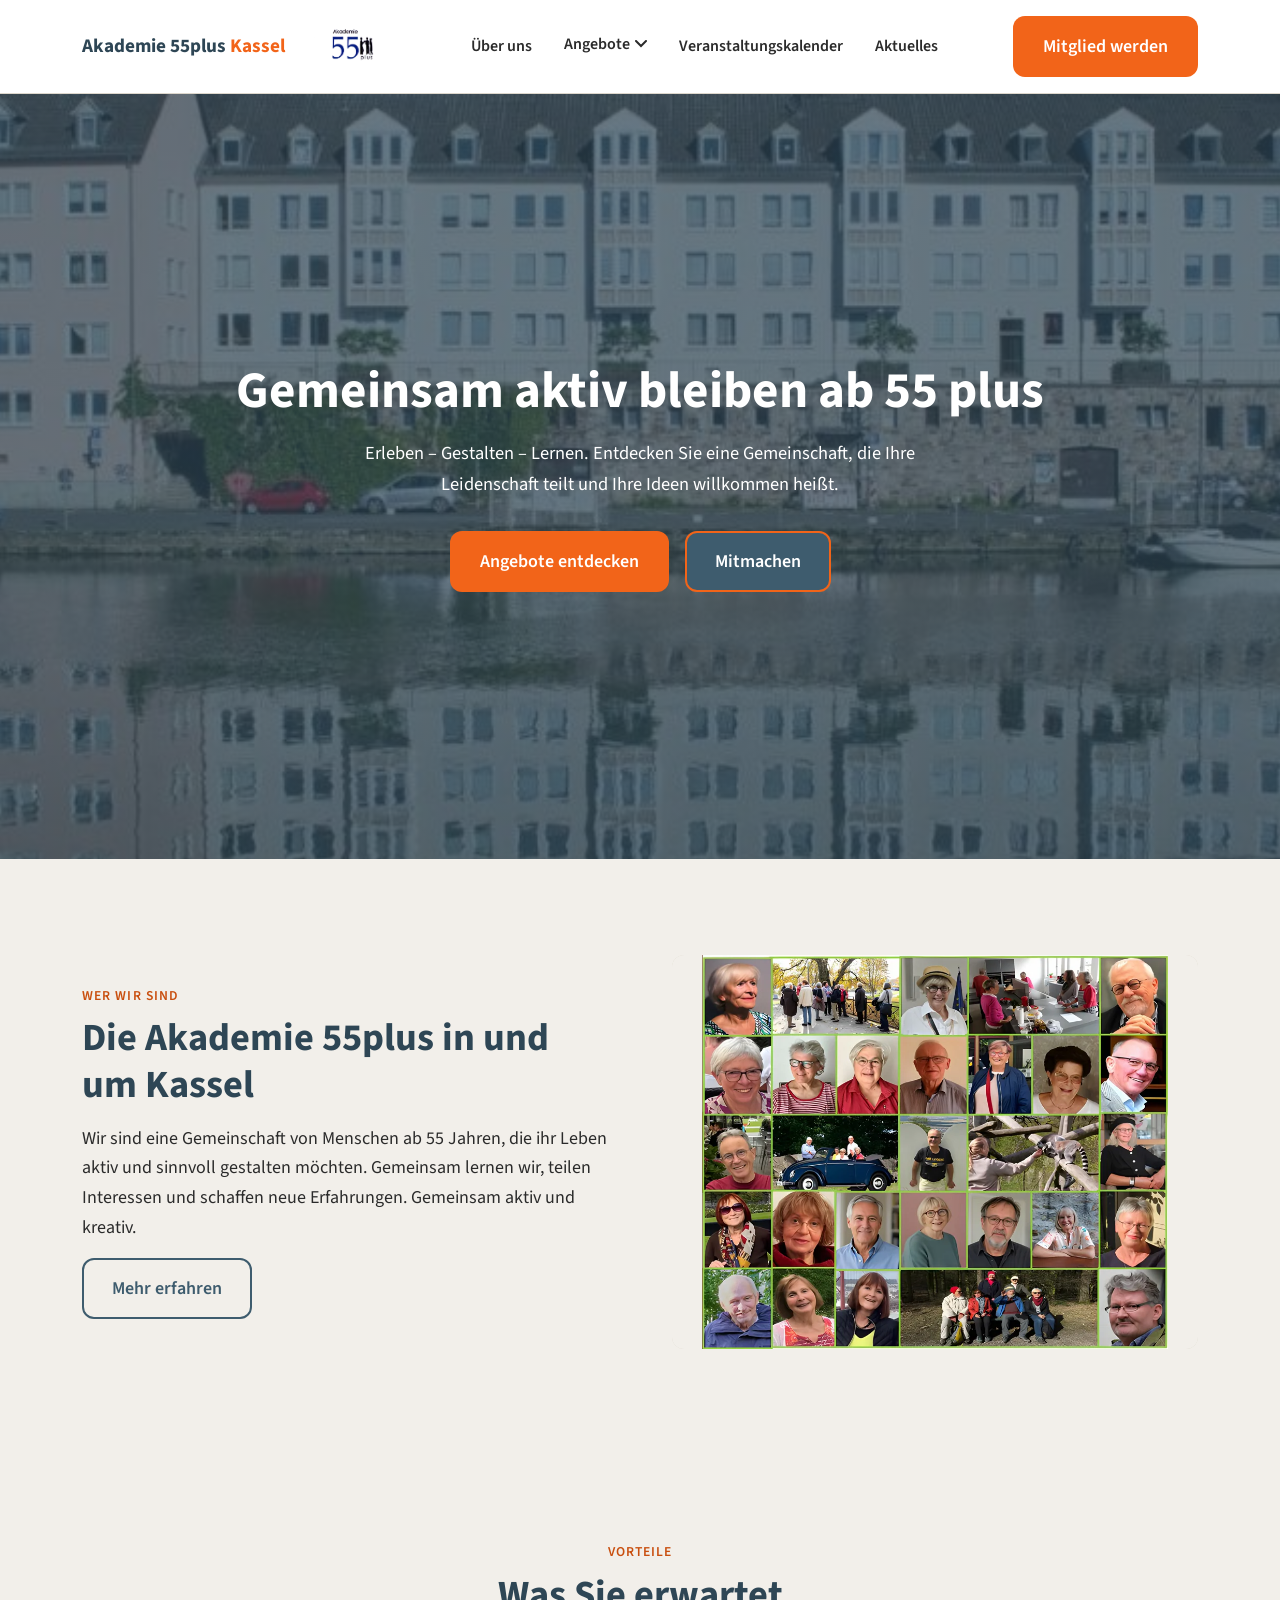
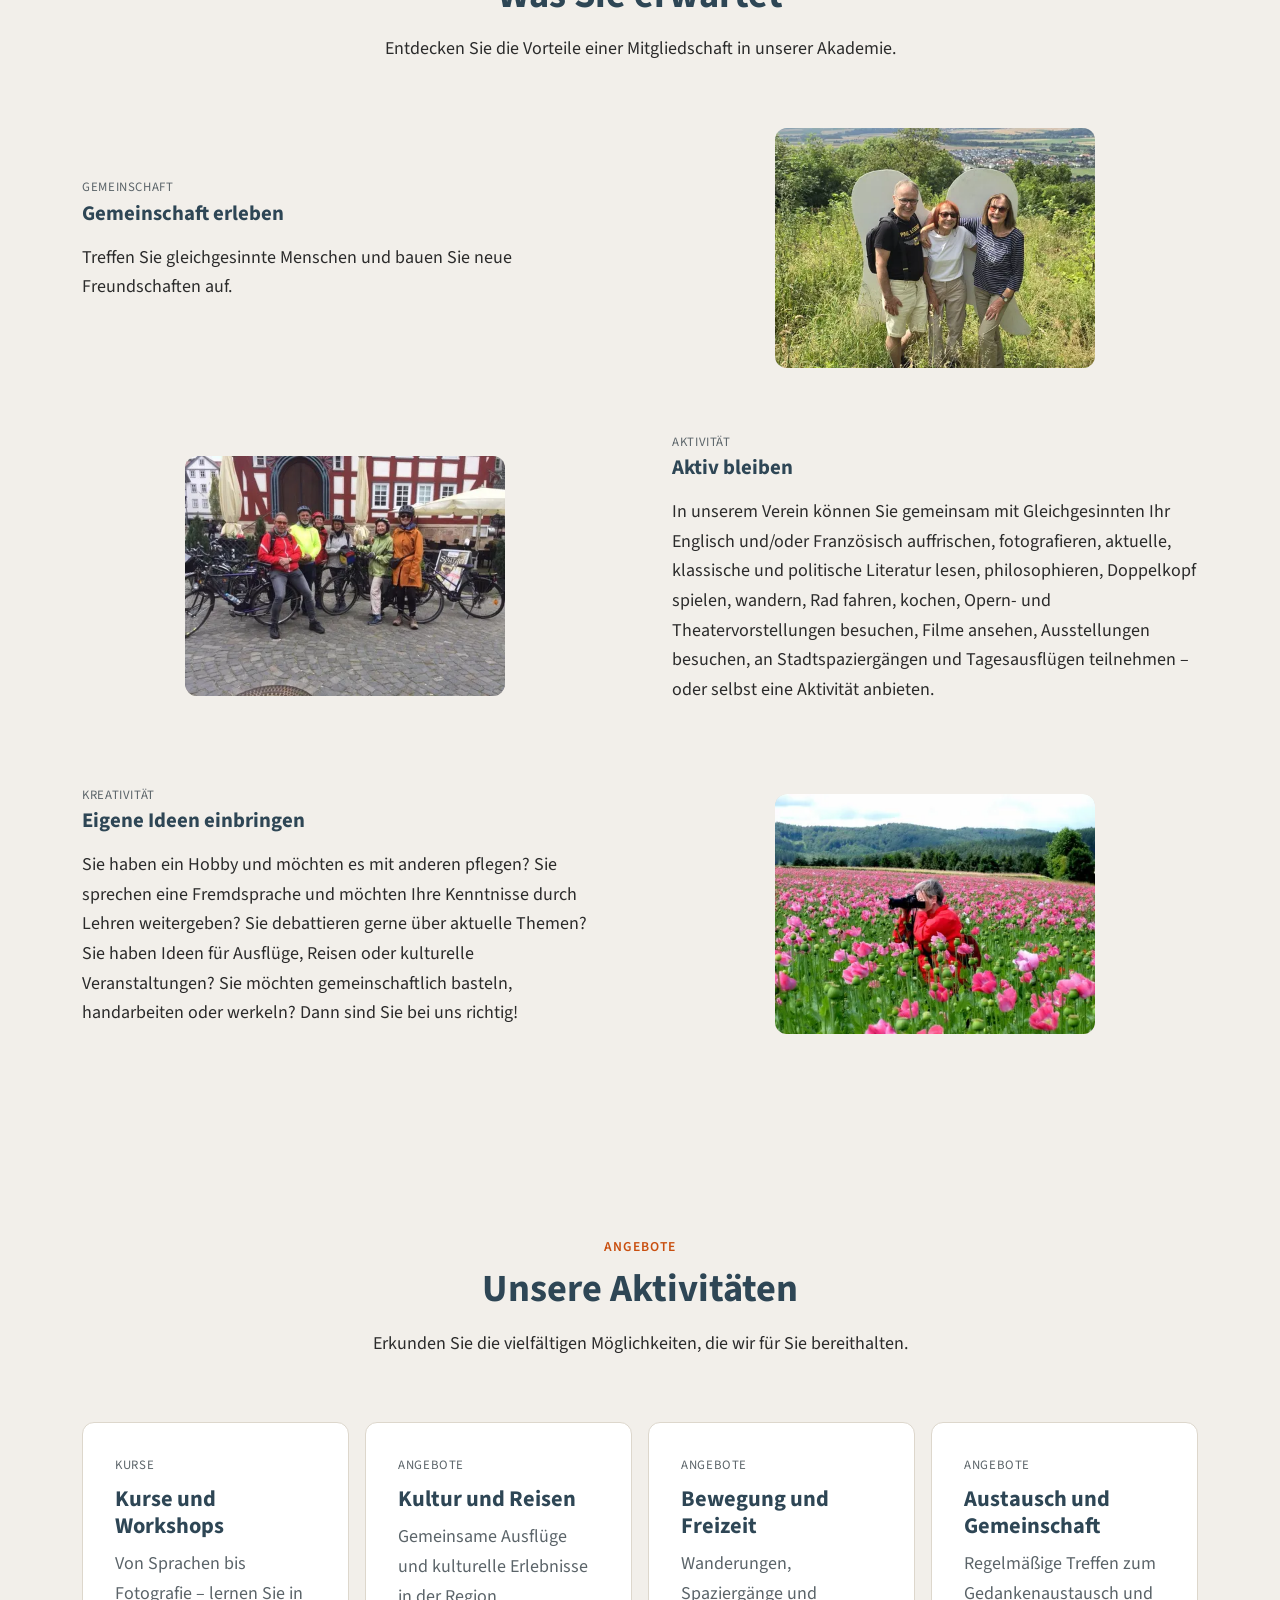
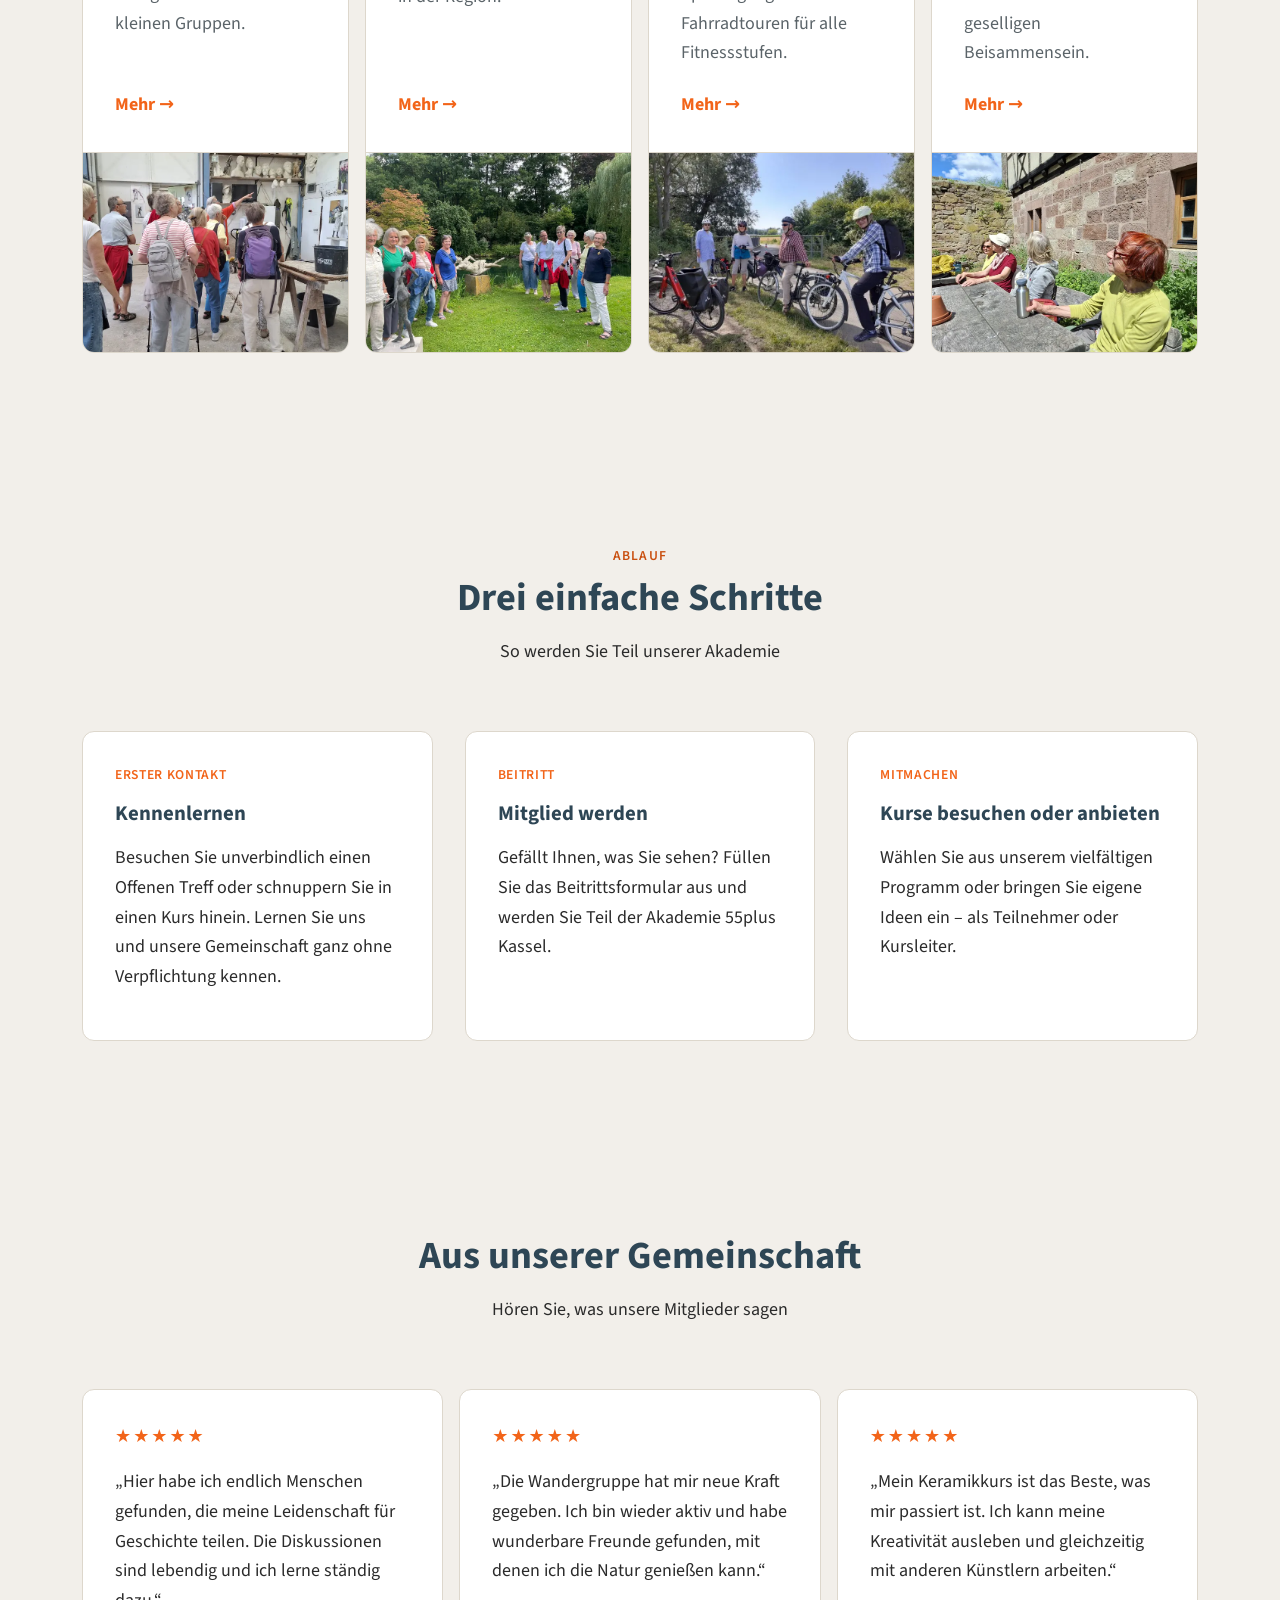
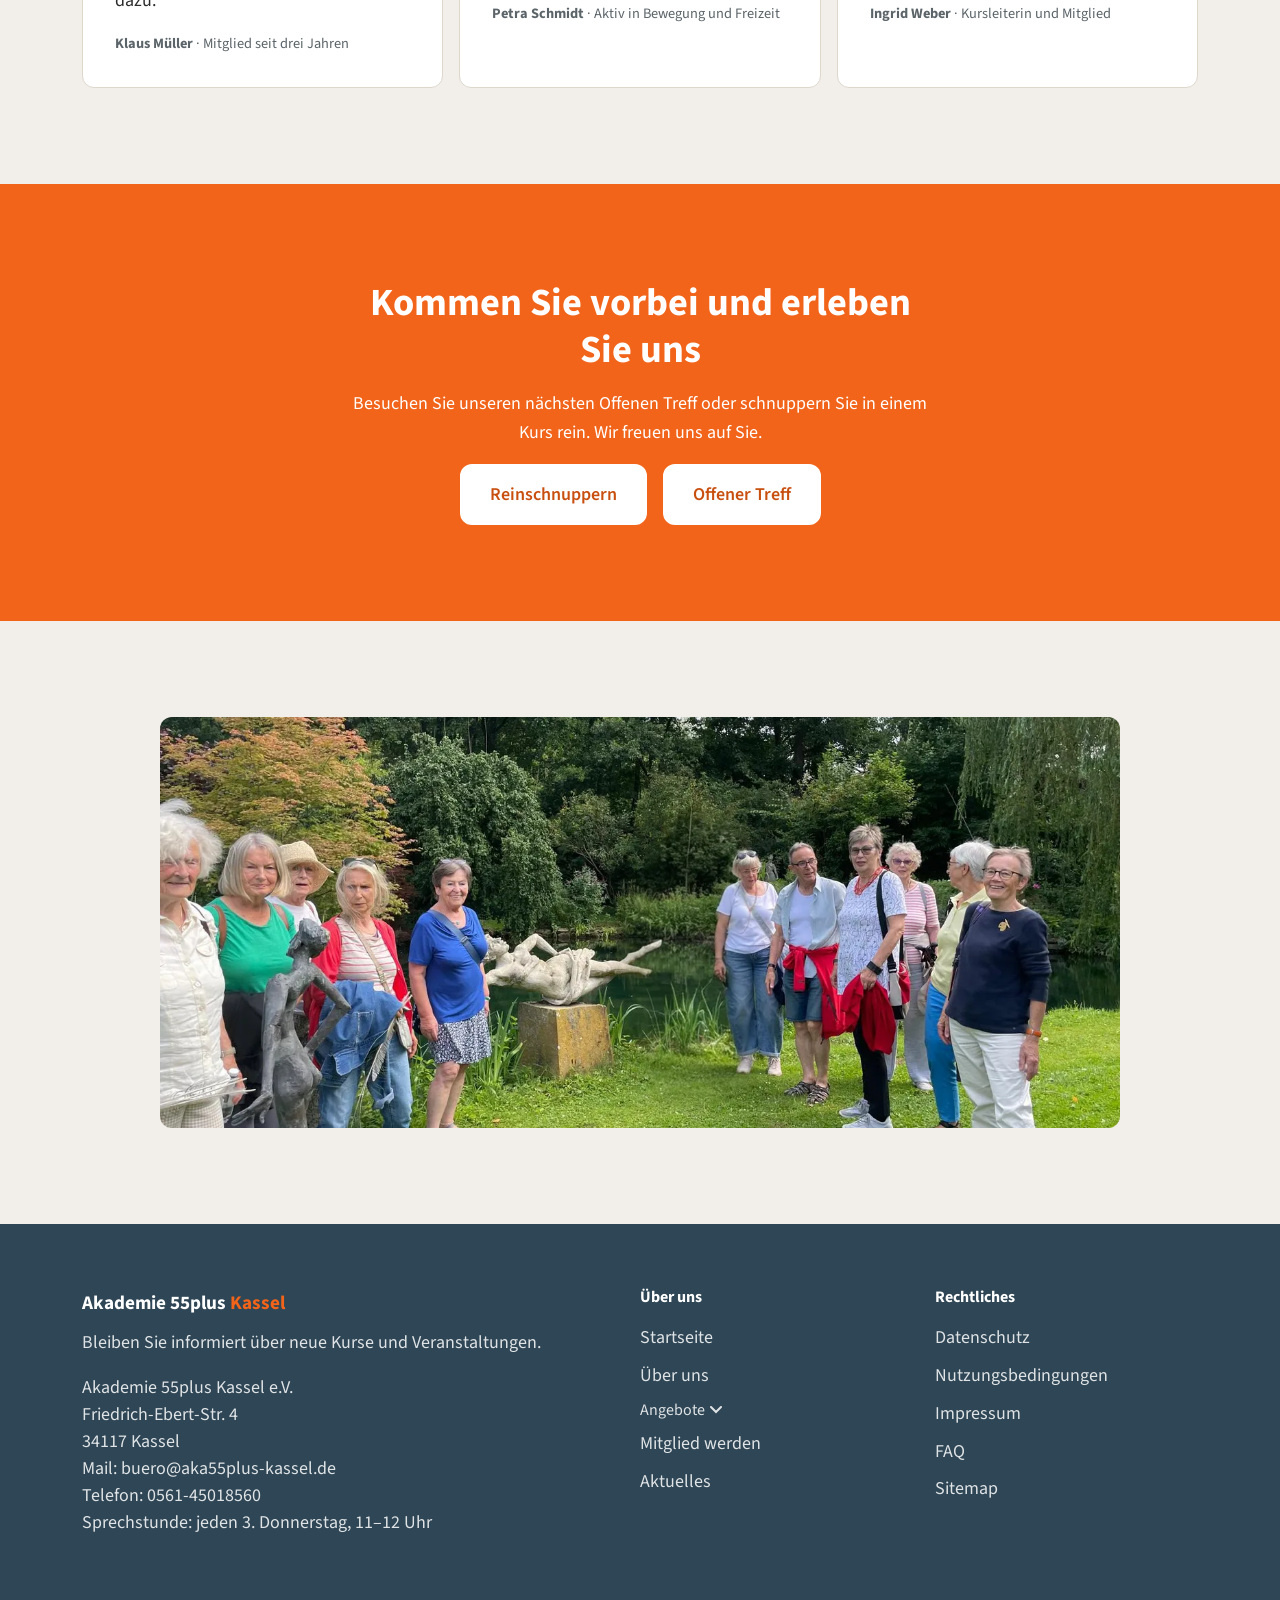
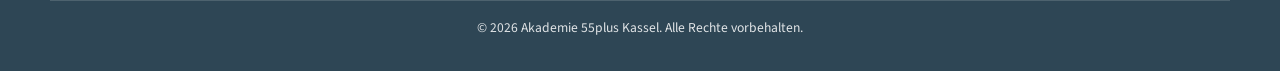
<file: index.html>
<!DOCTYPE html>
<html lang="de">
<head>
  <meta charset="UTF-8">
  <meta name="viewport" content="width=device-width, initial-scale=1.0">
  <title>Akademie 55plus Kassel – Gemeinsam aktiv bleiben ab 55 plus</title>
  <meta name="description" content="Die Akademie 55plus Kassel ist eine Gemeinschaft von Menschen ab 55 Jahren – gemeinsam aktiv und kreativ. Kurse, Ausflüge, Bewegung und Austausch in Kassel.">

  <!-- Google Font: Source Sans 3 – klare, sehr gut lesbare Groteskschrift, ideal für ältere Leser -->

  <link rel="stylesheet" href="css/style.css">
</head>
<body>

  <!-- =========================================================
       HEADER / NAVIGATION
       Dieser Block wandert später 1:1 in header.php (WordPress)
  ========================================================== -->
  <header class="site-header">
    <div class="container header-inner">

      <div class="header-brand">
        <a href="index.html" class="logo">Akademie 55plus <span>Kassel</span></a>
        <a href="index.html" class="header-logo-img">
          <img src="images/logo.png" alt="Logo Akademie 55plus Kassel" width="454" height="197">
        </a>
      </div>

      <!-- Hauptnavigation -->
      <nav class="main-nav" aria-label="Hauptnavigation">
        <ul>
          <li><a href="ueber-uns.html">Über uns</a></li>

          <!-- Dropdown "Angebote" -->
          <li class="has-dropdown">
            <button class="dropdown-toggle" aria-expanded="false" aria-controls="angebote-menu">
              Angebote
              <svg class="chevron" width="12" height="8" viewBox="0 0 12 8" aria-hidden="true">
                <path d="M1 1l5 5 5-5" stroke="currentColor" stroke-width="2" fill="none" stroke-linecap="round"/>
              </svg>
            </button>
            <ul class="dropdown-menu" id="angebote-menu">
              <li><a href="angebote-kurse-workshops.html">Kurse und Workshops</a></li>
              <li><a href="angebote-kultur-reisen.html">Kultur und Reisen</a></li>
              <li><a href="angebote-bewegung-freizeit.html">Bewegung und Freizeit</a></li>
              <li><a href="angebote-austausch-gemeinschaft.html">Austausch und Gemeinschaft</a></li>
            </ul>
          </li>

          <li><a href="veranstaltungskalender.html">Veranstaltungskalender</a></li>
          <li><a href="aktuelles.html">Aktuelles</a></li>

          <!-- Erscheint nur im aufgeklappten Mobilmenü (siehe style.css, Media Query 768px) -->
          <li class="nav-cta-mobile">
            <a href="mitglied-werden.html" class="btn btn-primary">Mitglied werden</a>
          </li>
        </ul>
      </nav>

      <!-- Call-to-Action-Button, immer sichtbar -->
      <a href="mitglied-werden.html" class="btn btn-primary header-cta">Mitglied werden</a>

      <!-- Mobil: Burger-Menü-Button (Funktion in script.js) -->
      <button class="nav-toggle" aria-label="Menü öffnen" aria-expanded="false" aria-controls="main-nav">
        <span></span><span></span><span></span>
      </button>
    </div>
  </header>

  <main>

    <!-- =========================================================
         HERO-BEREICH
    ========================================================== -->
    <section class="hero">
      <div class="container hero-inner">
        <h1>Gemeinsam aktiv bleiben ab 55 plus</h1>
        <p class="hero-text">
          Erleben – Gestalten – Lernen. Entdecken Sie eine
          Gemeinschaft, die Ihre Leidenschaft teilt und Ihre Ideen willkommen heißt.
        </p>
        <div class="button-group">
          <a href="#angebote" class="btn btn-primary">Angebote entdecken</a>
          <a href="mitglied-werden.html" class="btn btn-secondary">Mitmachen</a>
        </div>
      </div>
    </section>

    <!-- =========================================================
         "WER WIR SIND" — führt über "Mehr erfahren" zur Seite Über uns
    ========================================================== -->
    <section class="section wer-wir-sind">
      <div class="container two-col">
        <div class="text-col">
          <p class="eyebrow">Wer wir sind</p>
          <h2>Die Akademie 55plus in und um Kassel</h2>
          <p>
            Wir sind eine Gemeinschaft von Menschen ab 55 Jahren, die ihr Leben aktiv und
            sinnvoll gestalten möchten. Gemeinsam lernen wir, teilen Interessen und
            schaffen neue Erfahrungen. Gemeinsam aktiv und kreativ.
          </p>
          <a href="ueber-uns.html" class="btn btn-outline">Mehr erfahren</a>
        </div>
        <div class="image-col">
          <!-- Platzhalter-Bild: später echtes Vereinsfoto einsetzen -->
          <div class="image-placeholder">
            <picture>
              <source srcset="images/collage-mitglieder.webp" type="image/webp">
              <img src="images/collage-mitglieder.jpg" class="img-contain" alt="Collage aus Fotos von Vereinsmitgliedern der Akademie 55plus Kassel" loading="lazy">
            </picture>
          </div>
        </div>
      </div>
    </section>

    <!-- =========================================================
         "WAS SIE ERWARTET" — Vorteile als durchgehend sichtbare
         Feature-Liste (kein Akkordeon, kein Klick nötig).
         Nummerierte Badge + Titel + Text, abwechselnd links/rechts
         betont durch eine dünne Trennlinie zwischen den Punkten.
    ========================================================== -->
    <section class="section vorteile">
      <div class="container">
        <div class="section-intro">
          <p class="eyebrow">Vorteile</p>
          <h2>Was Sie erwartet</h2>
          <p>Entdecken Sie die Vorteile einer Mitgliedschaft in unserer Akademie.</p>
        </div>

        <div class="vorteile-rows">

          <div class="vorteile-row">
            <div class="vorteile-text">
              <p class="card-label">Gemeinschaft</p>
              <h3>Gemeinschaft erleben</h3>
              <p>Treffen Sie gleichgesinnte Menschen und bauen Sie neue Freundschaften auf.</p>
            </div>
            <div class="vorteile-image">
              <div class="image-placeholder">
                <picture>
                  <source srcset="images/spaziergaenge.webp" type="image/webp">
                  <img src="images/spaziergaenge.jpg" alt="Foto: Gemeinschaft erleben" loading="lazy">
                </picture>
              </div>
            </div>
          </div>

          <div class="vorteile-row reverse">
            <div class="vorteile-image">
              <div class="image-placeholder">
                <picture>
                  <source srcset="images/fahrradgruppe-2.webp" type="image/webp">
                  <img src="images/fahrradgruppe-2.jpg" alt="Foto: Aktiv bleiben" loading="lazy">
                </picture>
              </div>
            </div>
            <div class="vorteile-text">
              <p class="card-label">Aktivität</p>
              <h3>Aktiv bleiben</h3>
              <p>
                In unserem Verein können Sie gemeinsam mit Gleichgesinnten Ihr Englisch
                und/oder Französisch auffrischen, fotografieren, aktuelle, klassische und
                politische Literatur lesen, philosophieren, Doppelkopf spielen, wandern,
                Rad fahren, kochen, Opern- und Theatervorstellungen besuchen, Filme
                ansehen, Ausstellungen besuchen, an Stadtspaziergängen und Tagesausflügen
                teilnehmen – oder selbst eine Aktivität anbieten.
              </p>
            </div>
          </div>

          <div class="vorteile-row">
            <div class="vorteile-text">
              <p class="card-label">Kreativität</p>
              <h3>Eigene Ideen einbringen</h3>
              <p>
                Sie haben ein Hobby und möchten es mit anderen pflegen? Sie sprechen eine
                Fremdsprache und möchten Ihre Kenntnisse durch Lehren weitergeben? Sie
                debattieren gerne über aktuelle Themen? Sie haben Ideen für Ausflüge,
                Reisen oder kulturelle Veranstaltungen? Sie möchten gemeinschaftlich
                basteln, handarbeiten oder werkeln? Dann sind Sie bei uns richtig!
              </p>
            </div>
            <div class="vorteile-image">
              <div class="image-placeholder">
                <picture>
                  <source srcset="images/fotografin-tulpenfeld.webp" type="image/webp">
                  <img src="images/fotografin-tulpenfeld.jpg" alt="Foto: Eigene Ideen einbringen" loading="lazy">
                </picture>
              </div>
            </div>
          </div>

        </div>
      </div>
    </section>

    <!-- =========================================================
         "UNSERE AKTIVITÄTEN" — jede Kachel verlinkt auf eine Unterseite
    ========================================================== -->
    <section class="section angebote" id="angebote">
      <div class="container">
        <div class="section-intro">
          <p class="eyebrow">Angebote</p>
          <h2>Unsere Aktivitäten</h2>
          <p>Erkunden Sie die vielfältigen Möglichkeiten, die wir für Sie bereithalten.</p>
        </div>

        <div class="card-grid">
          <a href="angebote-kurse-workshops.html" class="card">
            <div class="card-body">
              <p class="card-label">Kurse</p>
              <h3>Kurse und Workshops</h3>
              <p>Von Sprachen bis Fotografie – lernen Sie in kleinen Gruppen.</p>
              <span class="card-link">Mehr →</span>
            </div>
            <div class="card-image-placeholder">
              <picture>
                <source srcset="images/card-kurse-workshops.webp" type="image/webp">
                <img src="images/card-kurse-workshops.jpg" alt="Mitglieder bei einem Workshop in einer Kunstwerkstatt" loading="lazy">
              </picture>
            </div>
          </a>

          <a href="angebote-kultur-reisen.html" class="card">
            <div class="card-body">
              <p class="card-label">Angebote</p>
              <h3>Kultur und Reisen</h3>
              <p>Gemeinsame Ausflüge und kulturelle Erlebnisse in der Region.</p>
              <span class="card-link">Mehr →</span>
            </div>
            <div class="card-image-placeholder">
              <picture>
                <source srcset="images/card-kultur-reisen.webp" type="image/webp">
                <img src="images/card-kultur-reisen.jpg" alt="Mitglieder bei einem gemeinsamen Ausflug" loading="lazy">
              </picture>
            </div>
          </a>

          <a href="angebote-bewegung-freizeit.html" class="card">
            <div class="card-body">
              <p class="card-label">Angebote</p>
              <h3>Bewegung und Freizeit</h3>
              <p>Wanderungen, Spaziergänge und Fahrradtouren für alle Fitnessstufen.</p>
              <span class="card-link">Mehr →</span>
            </div>
            <div class="card-image-placeholder">
              <picture>
                <source srcset="images/card-bewegung-freizeit.webp" type="image/webp">
                <img src="images/card-bewegung-freizeit.jpg" alt="Fahrradgruppe der Akademie 55plus Kassel" loading="lazy">
              </picture>
            </div>
          </a>

          <a href="angebote-austausch-gemeinschaft.html" class="card">
            <div class="card-body">
              <p class="card-label">Angebote</p>
              <h3>Austausch und Gemeinschaft</h3>
              <p>Regelmäßige Treffen zum Gedankenaustausch und geselligen Beisammensein.</p>
              <span class="card-link">Mehr →</span>
            </div>
            <div class="card-image-placeholder">
              <picture>
                <source srcset="images/card-austausch-gemeinschaft.webp" type="image/webp">
                <img src="images/card-austausch-gemeinschaft.jpg" alt="Mitglieder beim geselligen Austausch" loading="lazy">
              </picture>
            </div>
          </a>
        </div>
      </div>
    </section>

    <!-- =========================================================
         "ABLAUF" — Drei einfache Schritte
    ========================================================== -->
    <section class="section ablauf">
      <div class="container">
        <div class="section-intro">
          <p class="eyebrow">Ablauf</p>
          <h2>Drei einfache Schritte</h2>
          <p>So werden Sie Teil unserer Akademie</p>
        </div>

        <div class="steps-grid">
          <div class="step">
            <p class="step-label">Erster Kontakt</p>
            <h3>Kennenlernen</h3>
            <p>
              Besuchen Sie unverbindlich einen Offenen Treff oder schnuppern Sie in einen
              Kurs hinein. Lernen Sie uns und unsere Gemeinschaft ganz ohne Verpflichtung
              kennen.
            </p>
          </div>

          <div class="step">
            <p class="step-label">Beitritt</p>
            <h3>Mitglied werden</h3>
            <p>
              Gefällt Ihnen, was Sie sehen? Füllen Sie das Beitrittsformular aus und
              werden Sie Teil der Akademie 55plus Kassel.
            </p>
          </div>

          <div class="step">
            <p class="step-label">Mitmachen</p>
            <h3>Kurse besuchen oder anbieten</h3>
            <p>
              Wählen Sie aus unserem vielfältigen Programm oder bringen Sie eigene Ideen
              ein – als Teilnehmer oder Kursleiter.
            </p>
          </div>
        </div>
      </div>
    </section>

    <!-- =========================================================
         TESTIMONIALS — "Aus unserer Gemeinschaft"
    ========================================================== -->
    <section class="section testimonials">
      <div class="container">
        <div class="section-intro">
          <h2>Aus unserer Gemeinschaft</h2>
          <p>Hören Sie, was unsere Mitglieder sagen</p>
        </div>

        <div class="card-grid three-col">
          <blockquote class="testimonial">
            <p class="stars" aria-hidden="true">★★★★★</p>
            <p>
              „Hier habe ich endlich Menschen gefunden, die meine Leidenschaft für
              Geschichte teilen. Die Diskussionen sind lebendig und ich lerne ständig dazu.“
            </p>
            <footer><strong>Klaus Müller</strong> · Mitglied seit drei Jahren</footer>
          </blockquote>

          <blockquote class="testimonial">
            <p class="stars" aria-hidden="true">★★★★★</p>
            <p>
              „Die Wandergruppe hat mir neue Kraft gegeben. Ich bin wieder aktiv und habe
              wunderbare Freunde gefunden, mit denen ich die Natur genießen kann.“
            </p>
            <footer><strong>Petra Schmidt</strong> · Aktiv in Bewegung und Freizeit</footer>
          </blockquote>

          <blockquote class="testimonial">
            <p class="stars" aria-hidden="true">★★★★★</p>
            <p>
              „Mein Keramikkurs ist das Beste, was mir passiert ist. Ich kann meine
              Kreativität ausleben und gleichzeitig mit anderen Künstlern arbeiten.“
            </p>
            <footer><strong>Ingrid Weber</strong> · Kursleiterin und Mitglied</footer>
          </blockquote>
        </div>
      </div>
    </section>

    <!-- =========================================================
         ABSCHLIESSENDER CALL-TO-ACTION
    ========================================================== -->
    <section class="section cta-band">
      <div class="container cta-inner">
        <h2>Kommen Sie vorbei und erleben Sie uns</h2>
        <p>
          Besuchen Sie unseren nächsten Offenen Treff oder schnuppern Sie in einem Kurs
          rein. Wir freuen uns auf Sie.
        </p>
        <div class="button-group">
          <a href="angebote-kurse-workshops.html" class="btn btn-primary">Reinschnuppern</a>
          <a href="angebote-austausch-gemeinschaft.html" class="btn btn-outline-light">Offener Treff</a>
        </div>
      </div>
    </section>

    <!-- Großes, mittiges Bild — hier passt später ein stimmungsvolles
         Gruppenfoto von Mitgliedern bei einer Aktivität gut -->
    <section class="section">
      <div class="container">
        <div class="image-placeholder-large">
          <picture>
            <source srcset="images/wandergruppe-gross.webp" type="image/webp">
            <img src="images/wandergruppe-gross.jpg" alt="Mitglieder der Akademie 55plus Kassel bei einem gemeinsamen Ausflug" loading="lazy">
          </picture>
        </div>
      </div>
    </section>

  </main>

  <!-- =========================================================
       FOOTER
       Dieser Block wandert später 1:1 in footer.php (WordPress)
  ========================================================== -->
  <footer class="site-footer">
    <div class="container footer-grid">

      <div class="footer-brand">
        <p class="logo logo-footer">Akademie 55plus <span>Kassel</span></p>
        <p>Bleiben Sie informiert über neue Kurse und Veranstaltungen.</p>
        <address class="footer-contact">
          <a href="https://aka55plus-kassel.de/wer-sind-wir/mitgliedschaft.html">Akademie 55plus Kassel e.V.</a><br>
          Friedrich-Ebert-Str. 4<br>
          34117 Kassel<br>
          Mail: <a href="mailto:buero@aka55plus-kassel.de">buero@aka55plus-kassel.de</a><br>
          Telefon: 0561-45018560<br>
          Sprechstunde: jeden 3. Donnerstag, 11–12 Uhr
        </address>
      </div>

      <div class="footer-col">
        <h4>Über uns</h4>
        <ul>
          <li><a href="index.html">Startseite</a></li>
          <li><a href="ueber-uns.html">Über uns</a></li>

          <li class="has-dropdown">
            <button class="dropdown-toggle" aria-expanded="false" aria-controls="footer-angebote-menu">
              Angebote
              <svg class="chevron" width="12" height="8" viewBox="0 0 12 8" aria-hidden="true">
                <path d="M1 1l5 5 5-5" stroke="currentColor" stroke-width="2" fill="none" stroke-linecap="round"/>
              </svg>
            </button>
            <ul class="dropdown-menu" id="footer-angebote-menu">
              <li><a href="angebote-kurse-workshops.html">Kurse und Workshops</a></li>
              <li><a href="angebote-kultur-reisen.html">Kultur und Reisen</a></li>
              <li><a href="angebote-bewegung-freizeit.html">Bewegung und Freizeit</a></li>
              <li><a href="angebote-austausch-gemeinschaft.html">Austausch und Gemeinschaft</a></li>
            </ul>
          </li>

          <li><a href="mitglied-werden.html">Mitglied werden</a></li>
          <li><a href="aktuelles.html">Aktuelles</a></li>
        </ul>
      </div>

      <div class="footer-col">
        <h4>Rechtliches</h4>
        <ul>
          <li><a href="datenschutz.html">Datenschutz</a></li>
          <li><a href="nutzungsbedingungen.html">Nutzungsbedingungen</a></li>
          <li><a href="impressum.html">Impressum</a></li>
          <li><a href="faq.html">FAQ</a></li>
          <li><a href="sitemap.html">Sitemap</a></li>
        </ul>
      </div>

    </div>

    <div class="container footer-bottom">
      <p>© 2026 Akademie 55plus Kassel. Alle Rechte vorbehalten.</p>
    </div>
  </footer>

  <script src="js/script.js"></script>
</body>
</html>
</file>
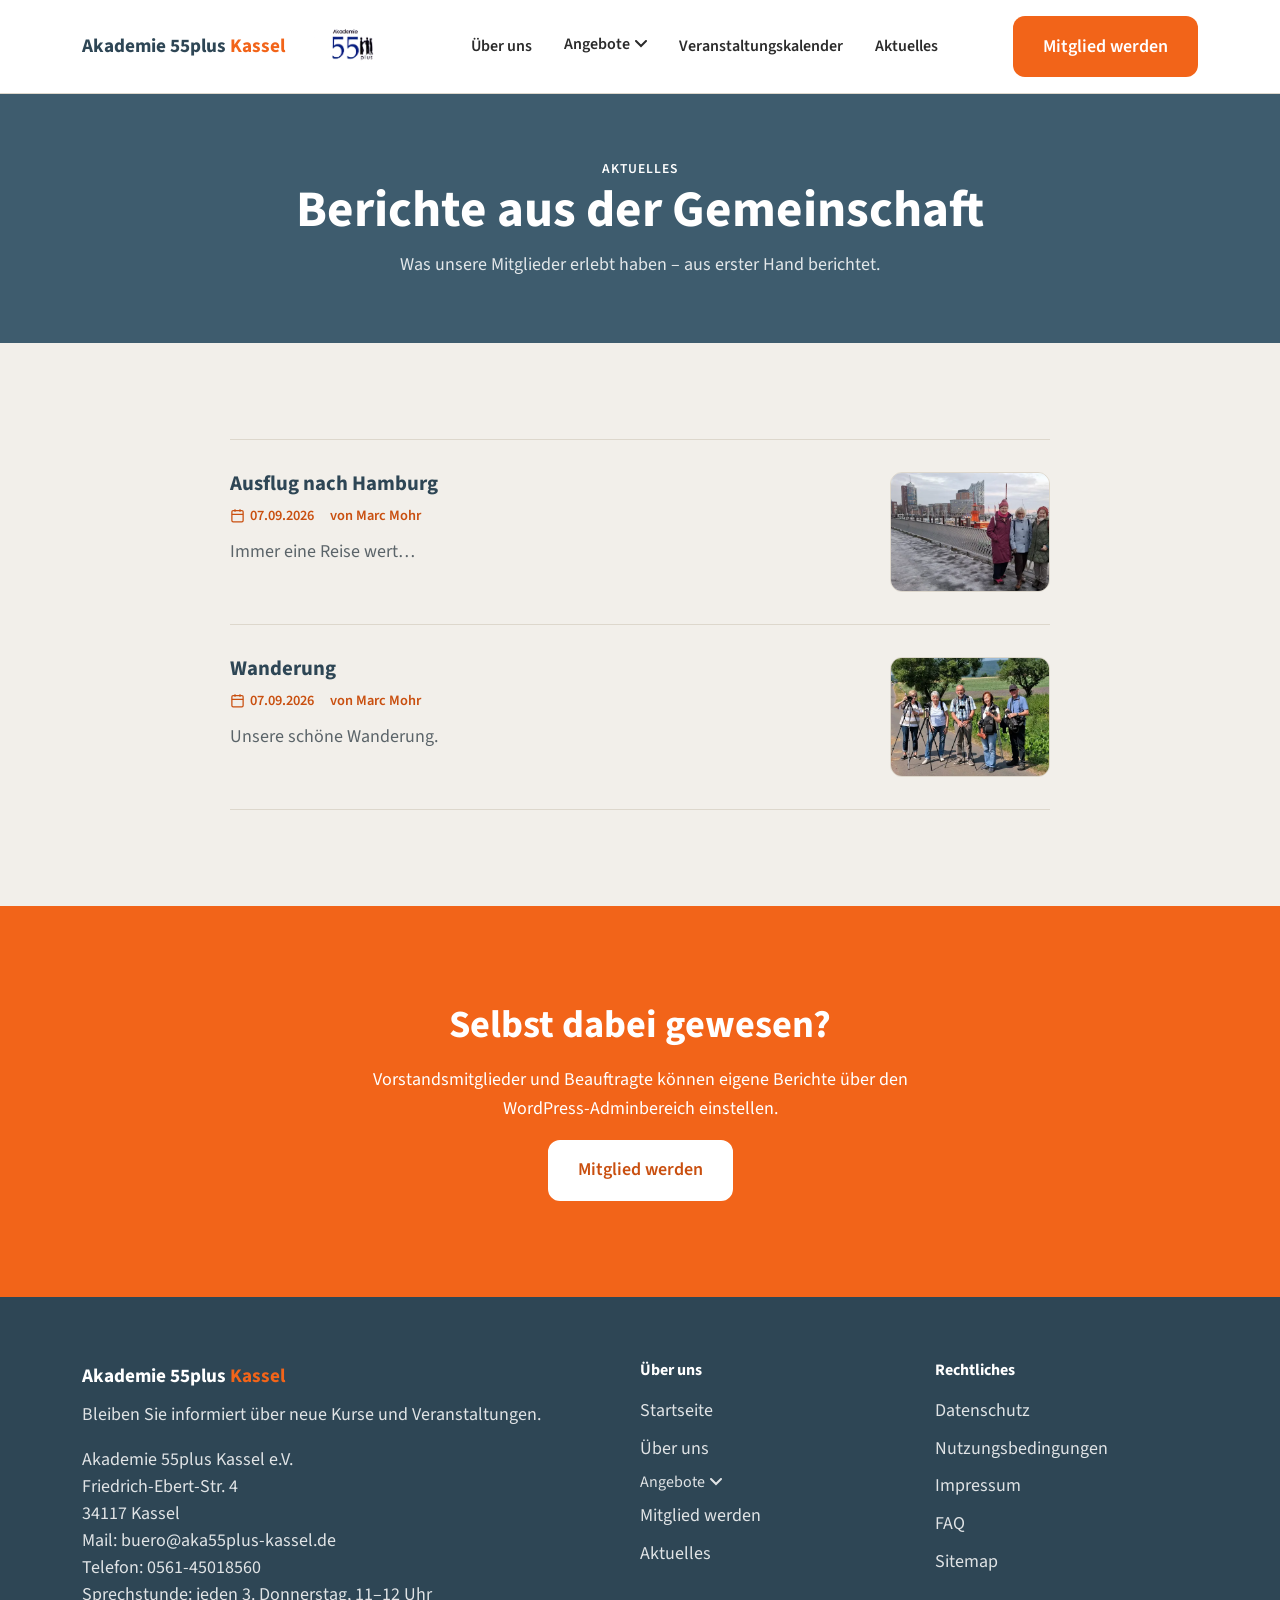
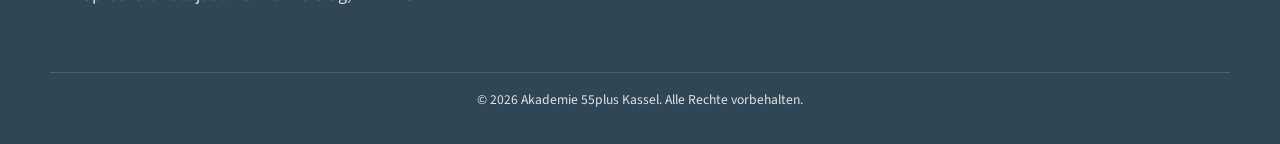
<file: aktuelles.html>
<!DOCTYPE html>
<html lang="de">
<head>
  <meta charset="UTF-8">
  <meta name="viewport" content="width=device-width, initial-scale=1.0">
  <title>Aktuelles – Akademie 55plus Kassel</title>
  <meta name="description" content="Berichte unserer Mitglieder über Ausflüge, Wanderungen und Veranstaltungen der Akademie 55plus Kassel.">

  <!-- Google Font: Source Sans 3 – klare, sehr gut lesbare Groteskschrift, ideal für ältere Leser -->

  <link rel="stylesheet" href="css/style.css">
</head>
<body>

<header class="site-header">
    <div class="container header-inner">

      <div class="header-brand">
        <a href="index.html" class="logo">Akademie 55plus <span>Kassel</span></a>
        <a href="index.html" class="header-logo-img">
          <img src="images/logo.png" alt="Logo Akademie 55plus Kassel" width="454" height="197">
        </a>
      </div>

      <!-- Hauptnavigation -->
      <nav class="main-nav" aria-label="Hauptnavigation">
        <ul>
          <li><a href="ueber-uns.html">Über uns</a></li>

          <!-- Dropdown "Angebote" -->
          <li class="has-dropdown">
            <button class="dropdown-toggle" aria-expanded="false" aria-controls="angebote-menu">
              Angebote
              <svg class="chevron" width="12" height="8" viewBox="0 0 12 8" aria-hidden="true">
                <path d="M1 1l5 5 5-5" stroke="currentColor" stroke-width="2" fill="none" stroke-linecap="round"/>
              </svg>
            </button>
            <ul class="dropdown-menu" id="angebote-menu">
              <li><a href="angebote-kurse-workshops.html">Kurse und Workshops</a></li>
              <li><a href="angebote-kultur-reisen.html">Kultur und Reisen</a></li>
              <li><a href="angebote-bewegung-freizeit.html">Bewegung und Freizeit</a></li>
              <li><a href="angebote-austausch-gemeinschaft.html">Austausch und Gemeinschaft</a></li>
            </ul>
          </li>

          <li><a href="veranstaltungskalender.html">Veranstaltungskalender</a></li>
          <li><a href="aktuelles.html">Aktuelles</a></li>

          <!-- Erscheint nur im aufgeklappten Mobilmenü (siehe style.css, Media Query 768px) -->
          <li class="nav-cta-mobile">
            <a href="mitglied-werden.html" class="btn btn-primary">Mitglied werden</a>
          </li>
        </ul>
      </nav>

      <!-- Call-to-Action-Button, immer sichtbar -->
      <a href="mitglied-werden.html" class="btn btn-primary header-cta">Mitglied werden</a>

      <!-- Mobil: Burger-Menü-Button (Funktion in script.js) -->
      <button class="nav-toggle" aria-label="Menü öffnen" aria-expanded="false" aria-controls="main-nav">
        <span></span><span></span><span></span>
      </button>
    </div>
  </header>

  <main>

    <section class="page-hero">
      <div class="container">
        <p class="eyebrow">Aktuelles</p>
        <h1>Berichte aus der Gemeinschaft</h1>
        <p>Was unsere Mitglieder erlebt haben – aus erster Hand berichtet.</p>
      </div>
    </section>

    <section class="section">
      <div class="container">
        <div class="activity-list">

          <div class="activity-entry">
            <div class="activity-entry-content">
              <h3>Ausflug nach Hamburg</h3>
              <div class="activity-meta">
                <span><svg viewBox="0 0 24 24" fill="none" stroke="currentColor" stroke-width="2"><rect x="3" y="4" width="18" height="18" rx="2"/><path d="M16 2v4M8 2v4M3 10h18"/></svg>07.09.2026</span>
                <span>von Marc Mohr</span>
              </div>
              <p>Immer eine Reise wert&hellip;</p>
            </div>
            <div class="activity-entry-image">
              <picture>
                <source srcset="images/ausflug-hamburg.webp" type="image/webp">
                <img src="images/ausflug-hamburg.jpg" alt="Foto: Ausflug nach Hamburg" loading="lazy">
              </picture>
            </div>
          </div>

          <div class="activity-entry">
            <div class="activity-entry-content">
              <h3>Wanderung</h3>
              <div class="activity-meta">
                <span><svg viewBox="0 0 24 24" fill="none" stroke="currentColor" stroke-width="2"><rect x="3" y="4" width="18" height="18" rx="2"/><path d="M16 2v4M8 2v4M3 10h18"/></svg>07.09.2026</span>
                <span>von Marc Mohr</span>
              </div>
              <p>Unsere schöne Wanderung.</p>
            </div>
            <div class="activity-entry-image">
              <picture>
                <source srcset="images/fotogruppe-1.webp" type="image/webp">
                <img src="images/fotogruppe-1.jpg" alt="Foto: Wanderung" loading="lazy">
              </picture>
            </div>
          </div>

        </div>
      </div>
    </section>

    <section class="section cta-band">
      <div class="container cta-inner">
        <h2>Selbst dabei gewesen?</h2>
        <p>Vorstandsmitglieder und Beauftragte können eigene Berichte über den WordPress-Adminbereich einstellen.</p>
        <div class="button-group">
          <a href="mitglied-werden.html" class="btn btn-primary">Mitglied werden</a>
        </div>
      </div>
    </section>

  </main>

<footer class="site-footer">
    <div class="container footer-grid">

      <div class="footer-brand">
        <p class="logo logo-footer">Akademie 55plus <span>Kassel</span></p>
        <p>Bleiben Sie informiert über neue Kurse und Veranstaltungen.</p>
        <address class="footer-contact">
          <a href="https://aka55plus-kassel.de/wer-sind-wir/mitgliedschaft.html">Akademie 55plus Kassel e.V.</a><br>
          Friedrich-Ebert-Str. 4<br>
          34117 Kassel<br>
          Mail: <a href="mailto:buero@aka55plus-kassel.de">buero@aka55plus-kassel.de</a><br>
          Telefon: 0561-45018560<br>
          Sprechstunde: jeden 3. Donnerstag, 11–12 Uhr
        </address>
      </div>

      <div class="footer-col">
        <h4>Über uns</h4>
        <ul>
          <li><a href="index.html">Startseite</a></li>
          <li><a href="ueber-uns.html">Über uns</a></li>

          <li class="has-dropdown">
            <button class="dropdown-toggle" aria-expanded="false" aria-controls="footer-angebote-menu">
              Angebote
              <svg class="chevron" width="12" height="8" viewBox="0 0 12 8" aria-hidden="true">
                <path d="M1 1l5 5 5-5" stroke="currentColor" stroke-width="2" fill="none" stroke-linecap="round"/>
              </svg>
            </button>
            <ul class="dropdown-menu" id="footer-angebote-menu">
              <li><a href="angebote-kurse-workshops.html">Kurse und Workshops</a></li>
              <li><a href="angebote-kultur-reisen.html">Kultur und Reisen</a></li>
              <li><a href="angebote-bewegung-freizeit.html">Bewegung und Freizeit</a></li>
              <li><a href="angebote-austausch-gemeinschaft.html">Austausch und Gemeinschaft</a></li>
            </ul>
          </li>

          <li><a href="mitglied-werden.html">Mitglied werden</a></li>
          <li><a href="aktuelles.html">Aktuelles</a></li>
        </ul>
      </div>

      <div class="footer-col">
        <h4>Rechtliches</h4>
        <ul>
          <li><a href="datenschutz.html">Datenschutz</a></li>
          <li><a href="nutzungsbedingungen.html">Nutzungsbedingungen</a></li>
          <li><a href="impressum.html">Impressum</a></li>
          <li><a href="faq.html">FAQ</a></li>
          <li><a href="sitemap.html">Sitemap</a></li>
        </ul>
      </div>

    </div>

    <div class="container footer-bottom">
      <p>© 2026 Akademie 55plus Kassel. Alle Rechte vorbehalten.</p>
    </div>
  </footer>

  <script src="js/script.js"></script>
</body>
</html>
</file>
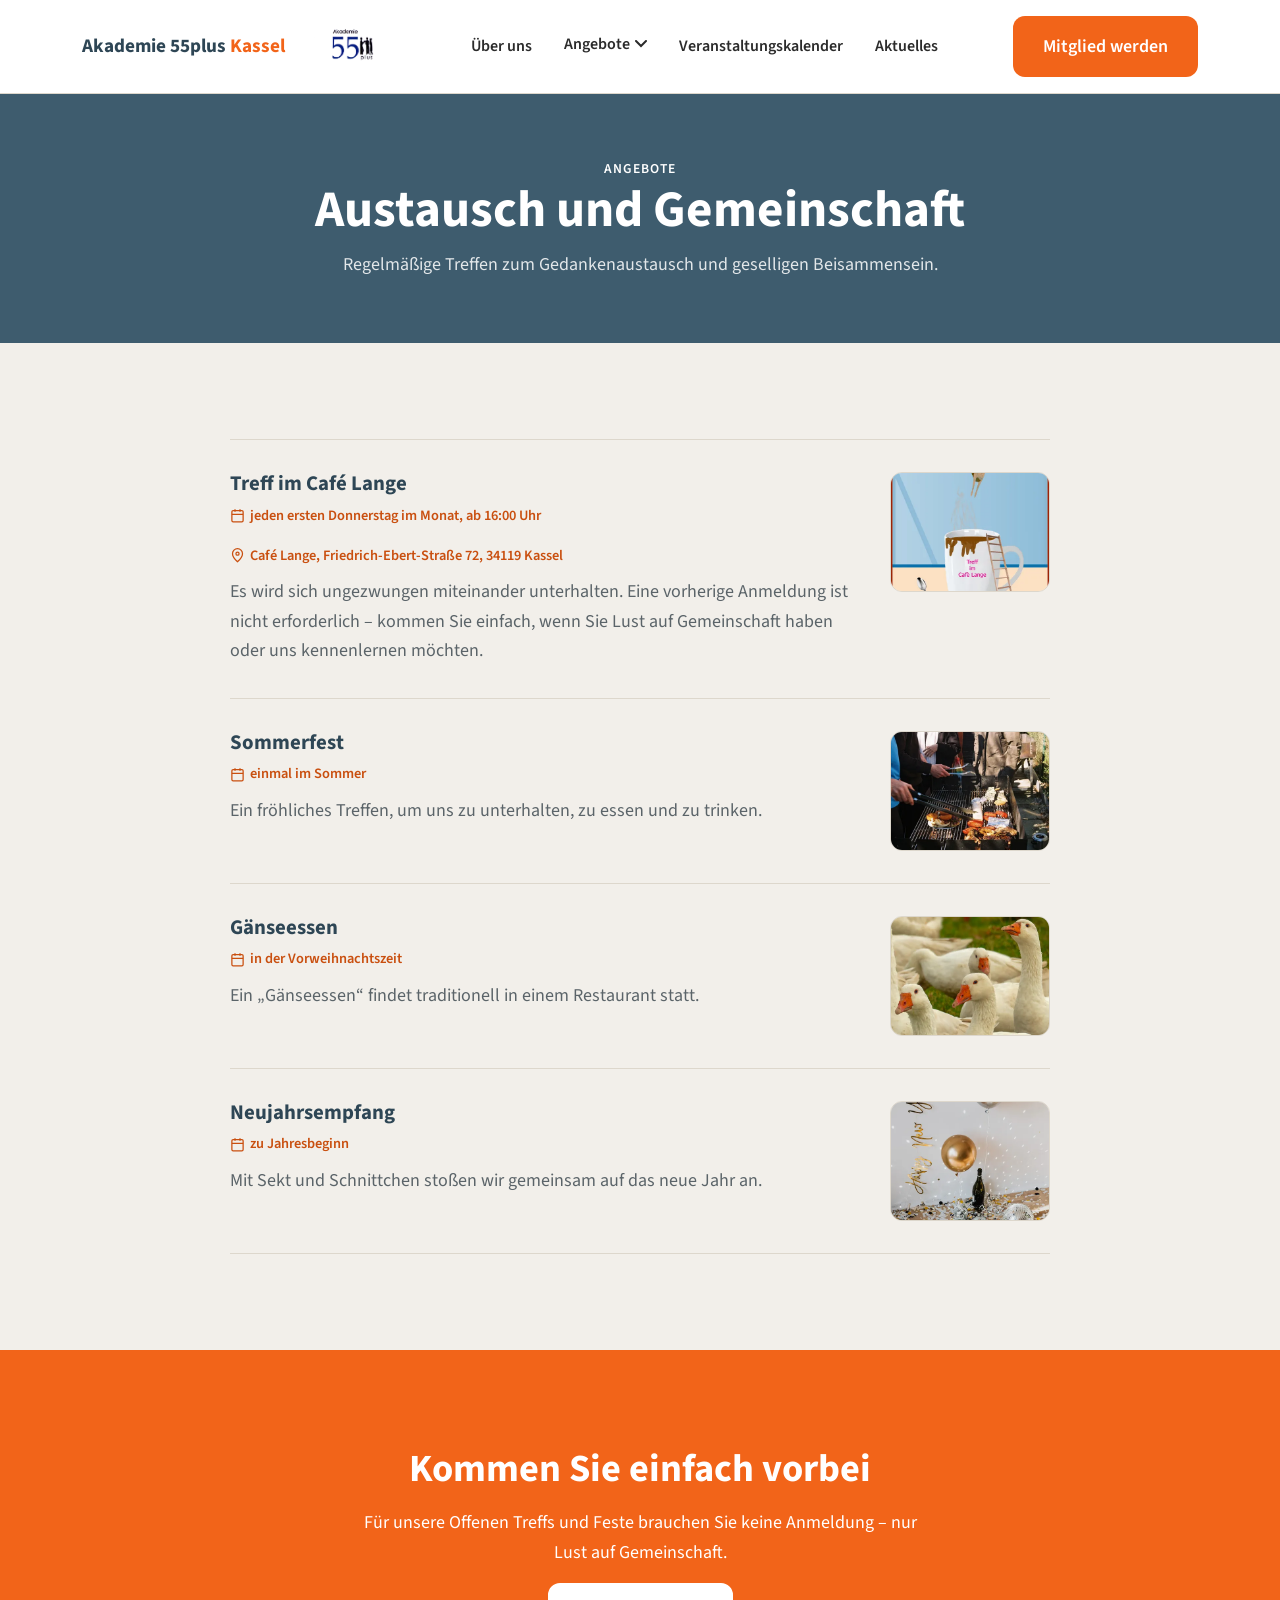
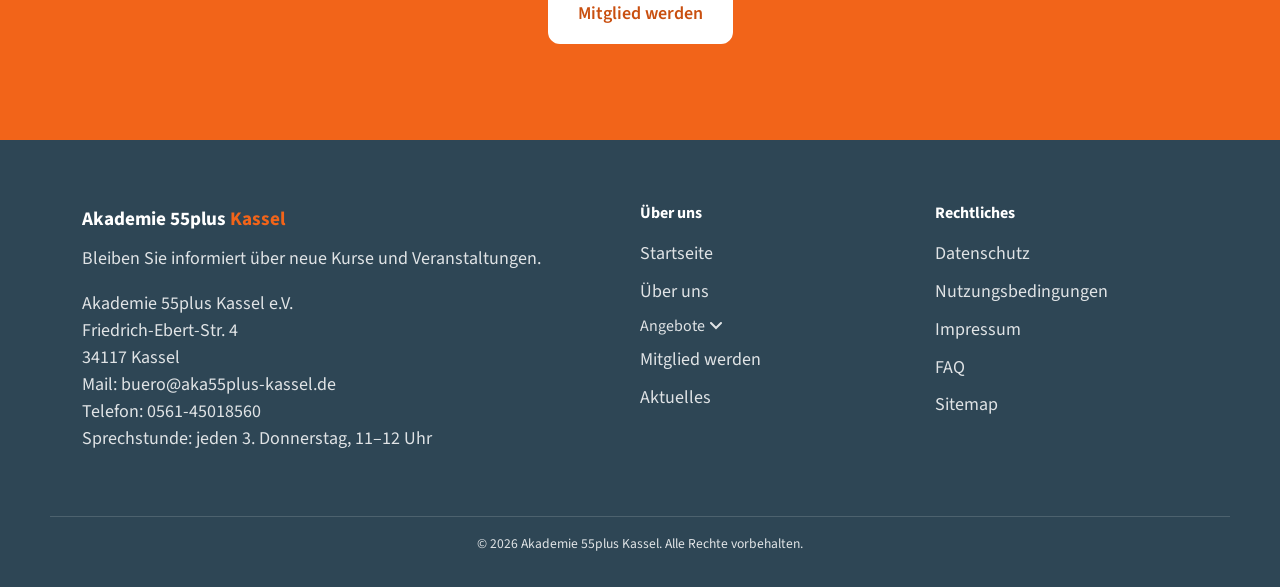
<file: angebote-austausch-gemeinschaft.html>
<!DOCTYPE html>
<html lang="de">
<head>
  <meta charset="UTF-8">
  <meta name="viewport" content="width=device-width, initial-scale=1.0">
  <title>Austausch und Gemeinschaft – Akademie 55plus Kassel</title>
  <meta name="description" content="Offener Treff im Café Lange, Sommerfest, Gänseessen und Neujahrsempfang – die geselligen Treffen der Akademie 55plus Kassel.">

  <!-- Google Font: Source Sans 3 -->

  <link rel="stylesheet" href="css/style.css">
</head>
<body>

<header class="site-header">
    <div class="container header-inner">

      <div class="header-brand">
        <a href="index.html" class="logo">Akademie 55plus <span>Kassel</span></a>
        <a href="index.html" class="header-logo-img">
          <img src="images/logo.png" alt="Logo Akademie 55plus Kassel" width="454" height="197">
        </a>
      </div>

      <!-- Hauptnavigation -->
      <nav class="main-nav" aria-label="Hauptnavigation">
        <ul>
          <li><a href="ueber-uns.html">Über uns</a></li>

          <!-- Dropdown "Angebote" -->
          <li class="has-dropdown">
            <button class="dropdown-toggle" aria-expanded="false" aria-controls="angebote-menu">
              Angebote
              <svg class="chevron" width="12" height="8" viewBox="0 0 12 8" aria-hidden="true">
                <path d="M1 1l5 5 5-5" stroke="currentColor" stroke-width="2" fill="none" stroke-linecap="round"/>
              </svg>
            </button>
            <ul class="dropdown-menu" id="angebote-menu">
              <li><a href="angebote-kurse-workshops.html">Kurse und Workshops</a></li>
              <li><a href="angebote-kultur-reisen.html">Kultur und Reisen</a></li>
              <li><a href="angebote-bewegung-freizeit.html">Bewegung und Freizeit</a></li>
              <li><a href="angebote-austausch-gemeinschaft.html">Austausch und Gemeinschaft</a></li>
            </ul>
          </li>

          <li><a href="veranstaltungskalender.html">Veranstaltungskalender</a></li>
          <li><a href="aktuelles.html">Aktuelles</a></li>

          <!-- Erscheint nur im aufgeklappten Mobilmenü (siehe style.css, Media Query 768px) -->
          <li class="nav-cta-mobile">
            <a href="mitglied-werden.html" class="btn btn-primary">Mitglied werden</a>
          </li>
        </ul>
      </nav>

      <!-- Call-to-Action-Button, immer sichtbar -->
      <a href="mitglied-werden.html" class="btn btn-primary header-cta">Mitglied werden</a>

      <!-- Mobil: Burger-Menü-Button (Funktion in script.js) -->
      <button class="nav-toggle" aria-label="Menü öffnen" aria-expanded="false" aria-controls="main-nav">
        <span></span><span></span><span></span>
      </button>
    </div>
  </header>

  <main>

    <section class="page-hero">
      <div class="container">
        <p class="eyebrow">Angebote</p>
        <h1>Austausch und Gemeinschaft</h1>
        <p>Regelmäßige Treffen zum Gedankenaustausch und geselligen Beisammensein.</p>
      </div>
    </section>

    <section class="section">
      <div class="container">
        <div class="activity-list">
          <div class="activity-entry">
            <div class="activity-entry-content">
              <h3>Treff im Café Lange</h3>
              <div class="activity-meta"><span><svg viewBox="0 0 24 24" fill="none" stroke="currentColor" stroke-width="2"><rect x="3" y="4" width="18" height="18" rx="2"/><path d="M16 2v4M8 2v4M3 10h18"/></svg>jeden ersten Donnerstag im Monat, ab 16:00 Uhr</span><span><svg viewBox="0 0 24 24" fill="none" stroke="currentColor" stroke-width="2"><path d="M12 22s8-7.5 8-13a8 8 0 1 0-16 0c0 5.5 8 13 8 13z"/><circle cx="12" cy="9" r="2.5"/></svg>Café Lange, Friedrich-Ebert-Straße 72, 34119 Kassel</span></div>
              <p>Es wird sich ungezwungen miteinander unterhalten. Eine vorherige Anmeldung ist nicht erforderlich – kommen Sie einfach, wenn Sie Lust auf Gemeinschaft haben oder uns kennenlernen möchten.</p>
              
            </div>
            <div class="activity-entry-image">
              <picture>
                <source srcset="images/treff-cafe-lange.webp" type="image/webp">
                <img src="images/treff-cafe-lange.jpg" alt="Foto: Treff im Café Lange" loading="lazy">
              </picture>
            </div>
          </div>
          <div class="activity-entry">
            <div class="activity-entry-content">
              <h3>Sommerfest</h3>
              <div class="activity-meta"><span><svg viewBox="0 0 24 24" fill="none" stroke="currentColor" stroke-width="2"><rect x="3" y="4" width="18" height="18" rx="2"/><path d="M16 2v4M8 2v4M3 10h18"/></svg>einmal im Sommer</span></div>
              <p>Ein fröhliches Treffen, um uns zu unterhalten, zu essen und zu trinken.</p>
              
            </div>
            <div class="activity-entry-image">
              <picture>
                <source srcset="images/sommerfest.webp" type="image/webp">
                <img src="images/sommerfest.jpg" alt="Foto: Sommerfest" loading="lazy">
              </picture>
            </div>
          </div>
          <div class="activity-entry">
            <div class="activity-entry-content">
              <h3>Gänseessen</h3>
              <div class="activity-meta"><span><svg viewBox="0 0 24 24" fill="none" stroke="currentColor" stroke-width="2"><rect x="3" y="4" width="18" height="18" rx="2"/><path d="M16 2v4M8 2v4M3 10h18"/></svg>in der Vorweihnachtszeit</span></div>
              <p>Ein „Gänseessen“ findet traditionell in einem Restaurant statt.</p>
              
            </div>
            <div class="activity-entry-image">
              <picture>
                <source srcset="images/gaenseessen.webp" type="image/webp">
                <img src="images/gaenseessen.jpg" alt="Foto: Gänseessen" loading="lazy">
              </picture>
            </div>
          </div>
          <div class="activity-entry">
            <div class="activity-entry-content">
              <h3>Neujahrsempfang</h3>
              <div class="activity-meta"><span><svg viewBox="0 0 24 24" fill="none" stroke="currentColor" stroke-width="2"><rect x="3" y="4" width="18" height="18" rx="2"/><path d="M16 2v4M8 2v4M3 10h18"/></svg>zu Jahresbeginn</span></div>
              <p>Mit Sekt und Schnittchen stoßen wir gemeinsam auf das neue Jahr an.</p>
              
            </div>
            <div class="activity-entry-image">
              <picture>
                <source srcset="images/new-year.webp" type="image/webp">
                <img src="images/new-year.jpg" alt="Foto: Neujahrsempfang" loading="lazy">
              </picture>
            </div>
          </div>
        </div>
      </div>
    </section>

    <section class="section cta-band">
      <div class="container cta-inner">
        <h2>Kommen Sie einfach vorbei</h2>
        <p>Für unsere Offenen Treffs und Feste brauchen Sie keine Anmeldung – nur Lust auf Gemeinschaft.</p>
        <div class="button-group">
          <a href="mitglied-werden.html" class="btn btn-primary">Mitglied werden</a>
        </div>
      </div>
    </section>

  </main>

<footer class="site-footer">
    <div class="container footer-grid">

      <div class="footer-brand">
        <p class="logo logo-footer">Akademie 55plus <span>Kassel</span></p>
        <p>Bleiben Sie informiert über neue Kurse und Veranstaltungen.</p>
        <address class="footer-contact">
          <a href="https://aka55plus-kassel.de/wer-sind-wir/mitgliedschaft.html">Akademie 55plus Kassel e.V.</a><br>
          Friedrich-Ebert-Str. 4<br>
          34117 Kassel<br>
          Mail: <a href="mailto:buero@aka55plus-kassel.de">buero@aka55plus-kassel.de</a><br>
          Telefon: 0561-45018560<br>
          Sprechstunde: jeden 3. Donnerstag, 11–12 Uhr
        </address>
      </div>

      <div class="footer-col">
        <h4>Über uns</h4>
        <ul>
          <li><a href="index.html">Startseite</a></li>
          <li><a href="ueber-uns.html">Über uns</a></li>

          <li class="has-dropdown">
            <button class="dropdown-toggle" aria-expanded="false" aria-controls="footer-angebote-menu">
              Angebote
              <svg class="chevron" width="12" height="8" viewBox="0 0 12 8" aria-hidden="true">
                <path d="M1 1l5 5 5-5" stroke="currentColor" stroke-width="2" fill="none" stroke-linecap="round"/>
              </svg>
            </button>
            <ul class="dropdown-menu" id="footer-angebote-menu">
              <li><a href="angebote-kurse-workshops.html">Kurse und Workshops</a></li>
              <li><a href="angebote-kultur-reisen.html">Kultur und Reisen</a></li>
              <li><a href="angebote-bewegung-freizeit.html">Bewegung und Freizeit</a></li>
              <li><a href="angebote-austausch-gemeinschaft.html">Austausch und Gemeinschaft</a></li>
            </ul>
          </li>

          <li><a href="mitglied-werden.html">Mitglied werden</a></li>
          <li><a href="aktuelles.html">Aktuelles</a></li>
        </ul>
      </div>

      <div class="footer-col">
        <h4>Rechtliches</h4>
        <ul>
          <li><a href="datenschutz.html">Datenschutz</a></li>
          <li><a href="nutzungsbedingungen.html">Nutzungsbedingungen</a></li>
          <li><a href="impressum.html">Impressum</a></li>
          <li><a href="faq.html">FAQ</a></li>
          <li><a href="sitemap.html">Sitemap</a></li>
        </ul>
      </div>

    </div>

    <div class="container footer-bottom">
      <p>© 2026 Akademie 55plus Kassel. Alle Rechte vorbehalten.</p>
    </div>
  </footer>

  <script src="js/script.js"></script>
</body>
</html>
</file>
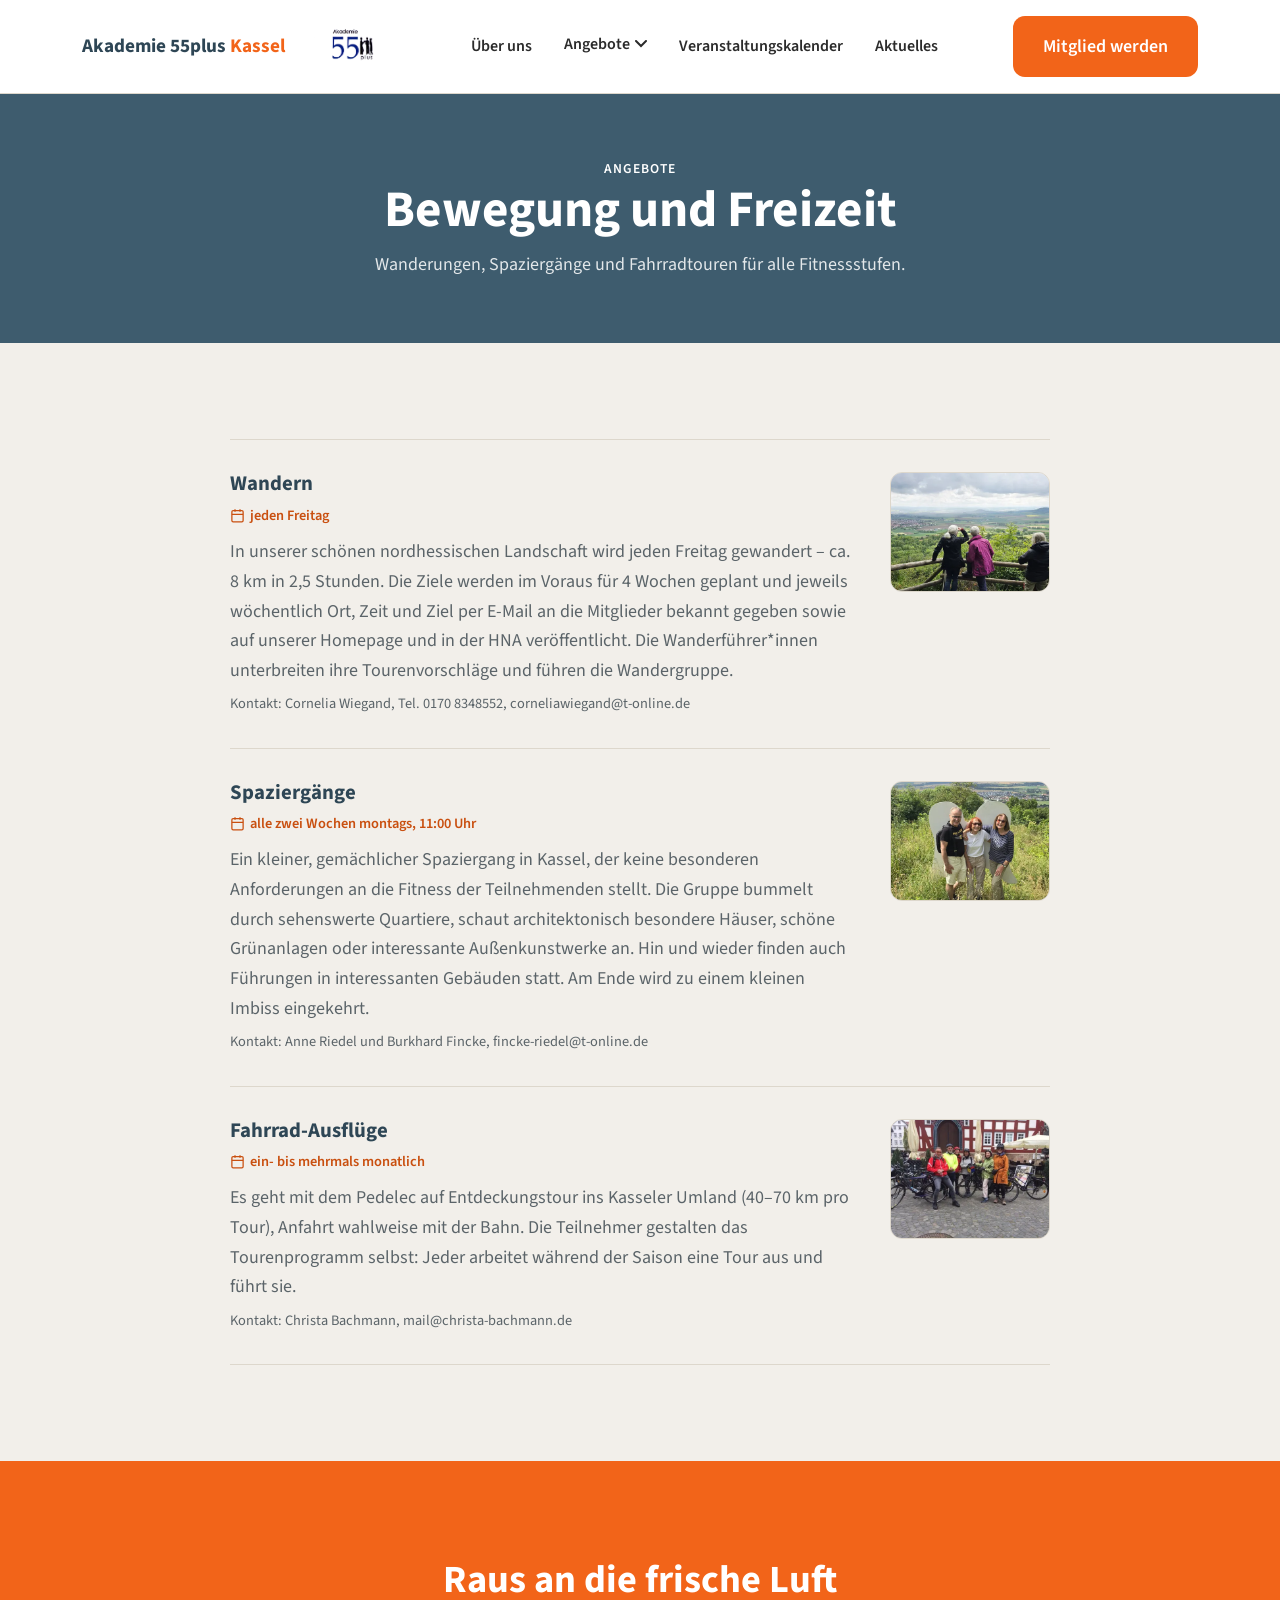
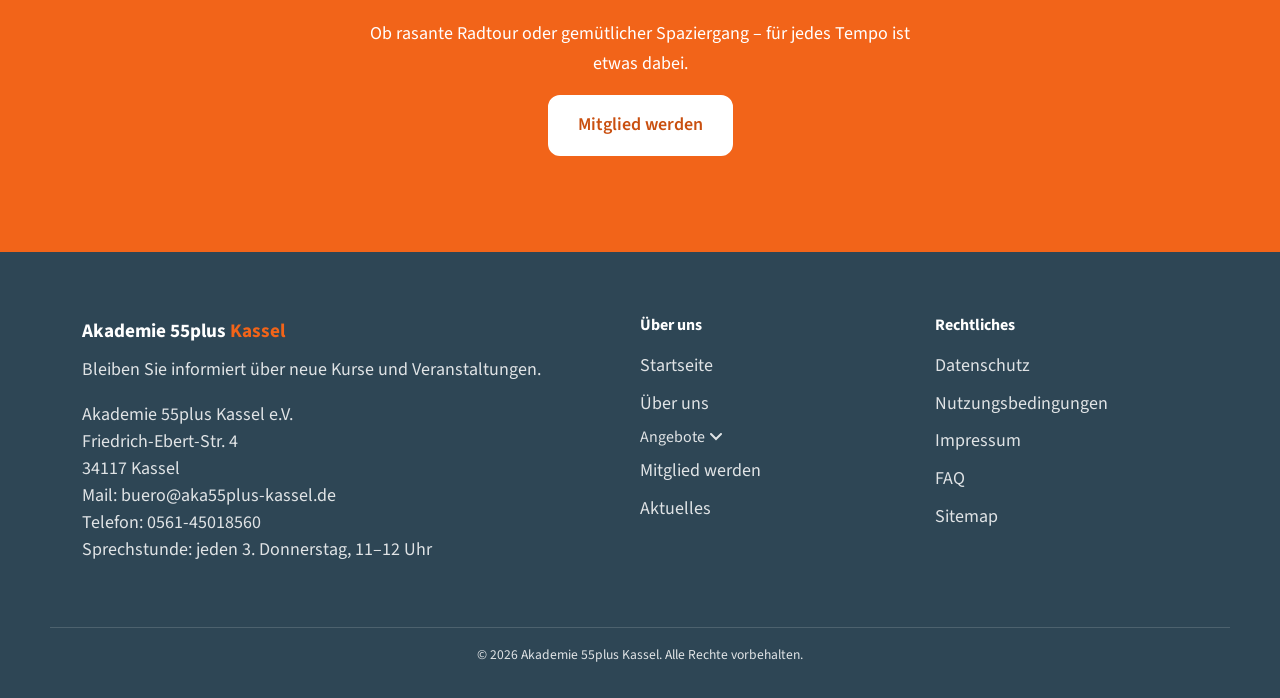
<file: angebote-bewegung-freizeit.html>
<!DOCTYPE html>
<html lang="de">
<head>
  <meta charset="UTF-8">
  <meta name="viewport" content="width=device-width, initial-scale=1.0">
  <title>Bewegung und Freizeit – Akademie 55plus Kassel</title>
  <meta name="description" content="Wandern, Spaziergänge und Fahrrad-Ausflüge für alle Fitnessstufen – die Bewegungsangebote der Akademie 55plus Kassel.">

  <!-- Google Font: Source Sans 3 -->

  <link rel="stylesheet" href="css/style.css">
</head>
<body>

<header class="site-header">
    <div class="container header-inner">

      <div class="header-brand">
        <a href="index.html" class="logo">Akademie 55plus <span>Kassel</span></a>
        <a href="index.html" class="header-logo-img">
          <img src="images/logo.png" alt="Logo Akademie 55plus Kassel" width="454" height="197">
        </a>
      </div>

      <!-- Hauptnavigation -->
      <nav class="main-nav" aria-label="Hauptnavigation">
        <ul>
          <li><a href="ueber-uns.html">Über uns</a></li>

          <!-- Dropdown "Angebote" -->
          <li class="has-dropdown">
            <button class="dropdown-toggle" aria-expanded="false" aria-controls="angebote-menu">
              Angebote
              <svg class="chevron" width="12" height="8" viewBox="0 0 12 8" aria-hidden="true">
                <path d="M1 1l5 5 5-5" stroke="currentColor" stroke-width="2" fill="none" stroke-linecap="round"/>
              </svg>
            </button>
            <ul class="dropdown-menu" id="angebote-menu">
              <li><a href="angebote-kurse-workshops.html">Kurse und Workshops</a></li>
              <li><a href="angebote-kultur-reisen.html">Kultur und Reisen</a></li>
              <li><a href="angebote-bewegung-freizeit.html">Bewegung und Freizeit</a></li>
              <li><a href="angebote-austausch-gemeinschaft.html">Austausch und Gemeinschaft</a></li>
            </ul>
          </li>

          <li><a href="veranstaltungskalender.html">Veranstaltungskalender</a></li>
          <li><a href="aktuelles.html">Aktuelles</a></li>

          <!-- Erscheint nur im aufgeklappten Mobilmenü (siehe style.css, Media Query 768px) -->
          <li class="nav-cta-mobile">
            <a href="mitglied-werden.html" class="btn btn-primary">Mitglied werden</a>
          </li>
        </ul>
      </nav>

      <!-- Call-to-Action-Button, immer sichtbar -->
      <a href="mitglied-werden.html" class="btn btn-primary header-cta">Mitglied werden</a>

      <!-- Mobil: Burger-Menü-Button (Funktion in script.js) -->
      <button class="nav-toggle" aria-label="Menü öffnen" aria-expanded="false" aria-controls="main-nav">
        <span></span><span></span><span></span>
      </button>
    </div>
  </header>

  <main>

    <section class="page-hero">
      <div class="container">
        <p class="eyebrow">Angebote</p>
        <h1>Bewegung und Freizeit</h1>
        <p>Wanderungen, Spaziergänge und Fahrradtouren für alle Fitnessstufen.</p>
      </div>
    </section>

    <section class="section">
      <div class="container">
        <div class="activity-list">
          <div class="activity-entry">
            <div class="activity-entry-content">
              <h3>Wandern</h3>
              <div class="activity-meta"><span><svg viewBox="0 0 24 24" fill="none" stroke="currentColor" stroke-width="2"><rect x="3" y="4" width="18" height="18" rx="2"/><path d="M16 2v4M8 2v4M3 10h18"/></svg>jeden Freitag</span></div>
              <p>In unserer schönen nordhessischen Landschaft wird jeden Freitag gewandert – ca. 8 km in 2,5 Stunden. Die Ziele werden im Voraus für 4 Wochen geplant und jeweils wöchentlich Ort, Zeit und Ziel per E-Mail an die Mitglieder bekannt gegeben sowie auf unserer Homepage und in der HNA veröffentlicht. Die Wanderführer*innen unterbreiten ihre Tourenvorschläge und führen die Wandergruppe.</p>
              <p class="contact">Kontakt: Cornelia Wiegand, Tel. 0170 8348552, corneliawiegand@t-online.de</p>
            </div>
            <div class="activity-entry-image">
              <picture>
                <source srcset="images/wandergruppe-2.webp" type="image/webp">
                <img src="images/wandergruppe-2.jpg" alt="Foto: Wandern" loading="lazy">
              </picture>
            </div>
          </div>
          <div class="activity-entry">
            <div class="activity-entry-content">
              <h3>Spaziergänge</h3>
              <div class="activity-meta"><span><svg viewBox="0 0 24 24" fill="none" stroke="currentColor" stroke-width="2"><rect x="3" y="4" width="18" height="18" rx="2"/><path d="M16 2v4M8 2v4M3 10h18"/></svg>alle zwei Wochen montags, 11:00 Uhr</span></div>
              <p>Ein kleiner, gemächlicher Spaziergang in Kassel, der keine besonderen Anforderungen an die Fitness der Teilnehmenden stellt. Die Gruppe bummelt durch sehenswerte Quartiere, schaut architektonisch besondere Häuser, schöne Grünanlagen oder interessante Außenkunstwerke an. Hin und wieder finden auch Führungen in interessanten Gebäuden statt. Am Ende wird zu einem kleinen Imbiss eingekehrt.</p>
              <p class="contact">Kontakt: Anne Riedel und Burkhard Fincke, fincke-riedel@t-online.de</p>
            </div>
            <div class="activity-entry-image">
              <picture>
                <source srcset="images/spaziergaenge.webp" type="image/webp">
                <img src="images/spaziergaenge.jpg" alt="Foto: Spaziergänge" loading="lazy">
              </picture>
            </div>
          </div>
          <div class="activity-entry">
            <div class="activity-entry-content">
              <h3>Fahrrad-Ausflüge</h3>
              <div class="activity-meta"><span><svg viewBox="0 0 24 24" fill="none" stroke="currentColor" stroke-width="2"><rect x="3" y="4" width="18" height="18" rx="2"/><path d="M16 2v4M8 2v4M3 10h18"/></svg>ein- bis mehrmals monatlich</span></div>
              <p>Es geht mit dem Pedelec auf Entdeckungstour ins Kasseler Umland (40–70 km pro Tour), Anfahrt wahlweise mit der Bahn. Die Teilnehmer gestalten das Tourenprogramm selbst: Jeder arbeitet während der Saison eine Tour aus und führt sie.</p>
              <p class="contact">Kontakt: Christa Bachmann, mail@christa-bachmann.de</p>
            </div>
            <div class="activity-entry-image">
              <picture>
                <source srcset="images/fahrradgruppe-2.webp" type="image/webp">
                <img src="images/fahrradgruppe-2.jpg" alt="Foto: Fahrrad-Ausflüge" loading="lazy">
              </picture>
            </div>
          </div>
        </div>
      </div>
    </section>

    <section class="section cta-band">
      <div class="container cta-inner">
        <h2>Raus an die frische Luft</h2>
        <p>Ob rasante Radtour oder gemütlicher Spaziergang – für jedes Tempo ist etwas dabei.</p>
        <div class="button-group">
          <a href="mitglied-werden.html" class="btn btn-primary">Mitglied werden</a>
        </div>
      </div>
    </section>

  </main>

<footer class="site-footer">
    <div class="container footer-grid">

      <div class="footer-brand">
        <p class="logo logo-footer">Akademie 55plus <span>Kassel</span></p>
        <p>Bleiben Sie informiert über neue Kurse und Veranstaltungen.</p>
        <address class="footer-contact">
          <a href="https://aka55plus-kassel.de/wer-sind-wir/mitgliedschaft.html">Akademie 55plus Kassel e.V.</a><br>
          Friedrich-Ebert-Str. 4<br>
          34117 Kassel<br>
          Mail: <a href="mailto:buero@aka55plus-kassel.de">buero@aka55plus-kassel.de</a><br>
          Telefon: 0561-45018560<br>
          Sprechstunde: jeden 3. Donnerstag, 11–12 Uhr
        </address>
      </div>

      <div class="footer-col">
        <h4>Über uns</h4>
        <ul>
          <li><a href="index.html">Startseite</a></li>
          <li><a href="ueber-uns.html">Über uns</a></li>

          <li class="has-dropdown">
            <button class="dropdown-toggle" aria-expanded="false" aria-controls="footer-angebote-menu">
              Angebote
              <svg class="chevron" width="12" height="8" viewBox="0 0 12 8" aria-hidden="true">
                <path d="M1 1l5 5 5-5" stroke="currentColor" stroke-width="2" fill="none" stroke-linecap="round"/>
              </svg>
            </button>
            <ul class="dropdown-menu" id="footer-angebote-menu">
              <li><a href="angebote-kurse-workshops.html">Kurse und Workshops</a></li>
              <li><a href="angebote-kultur-reisen.html">Kultur und Reisen</a></li>
              <li><a href="angebote-bewegung-freizeit.html">Bewegung und Freizeit</a></li>
              <li><a href="angebote-austausch-gemeinschaft.html">Austausch und Gemeinschaft</a></li>
            </ul>
          </li>

          <li><a href="mitglied-werden.html">Mitglied werden</a></li>
          <li><a href="aktuelles.html">Aktuelles</a></li>
        </ul>
      </div>

      <div class="footer-col">
        <h4>Rechtliches</h4>
        <ul>
          <li><a href="datenschutz.html">Datenschutz</a></li>
          <li><a href="nutzungsbedingungen.html">Nutzungsbedingungen</a></li>
          <li><a href="impressum.html">Impressum</a></li>
          <li><a href="faq.html">FAQ</a></li>
          <li><a href="sitemap.html">Sitemap</a></li>
        </ul>
      </div>

    </div>

    <div class="container footer-bottom">
      <p>© 2026 Akademie 55plus Kassel. Alle Rechte vorbehalten.</p>
    </div>
  </footer>

  <script src="js/script.js"></script>
</body>
</html>
</file>
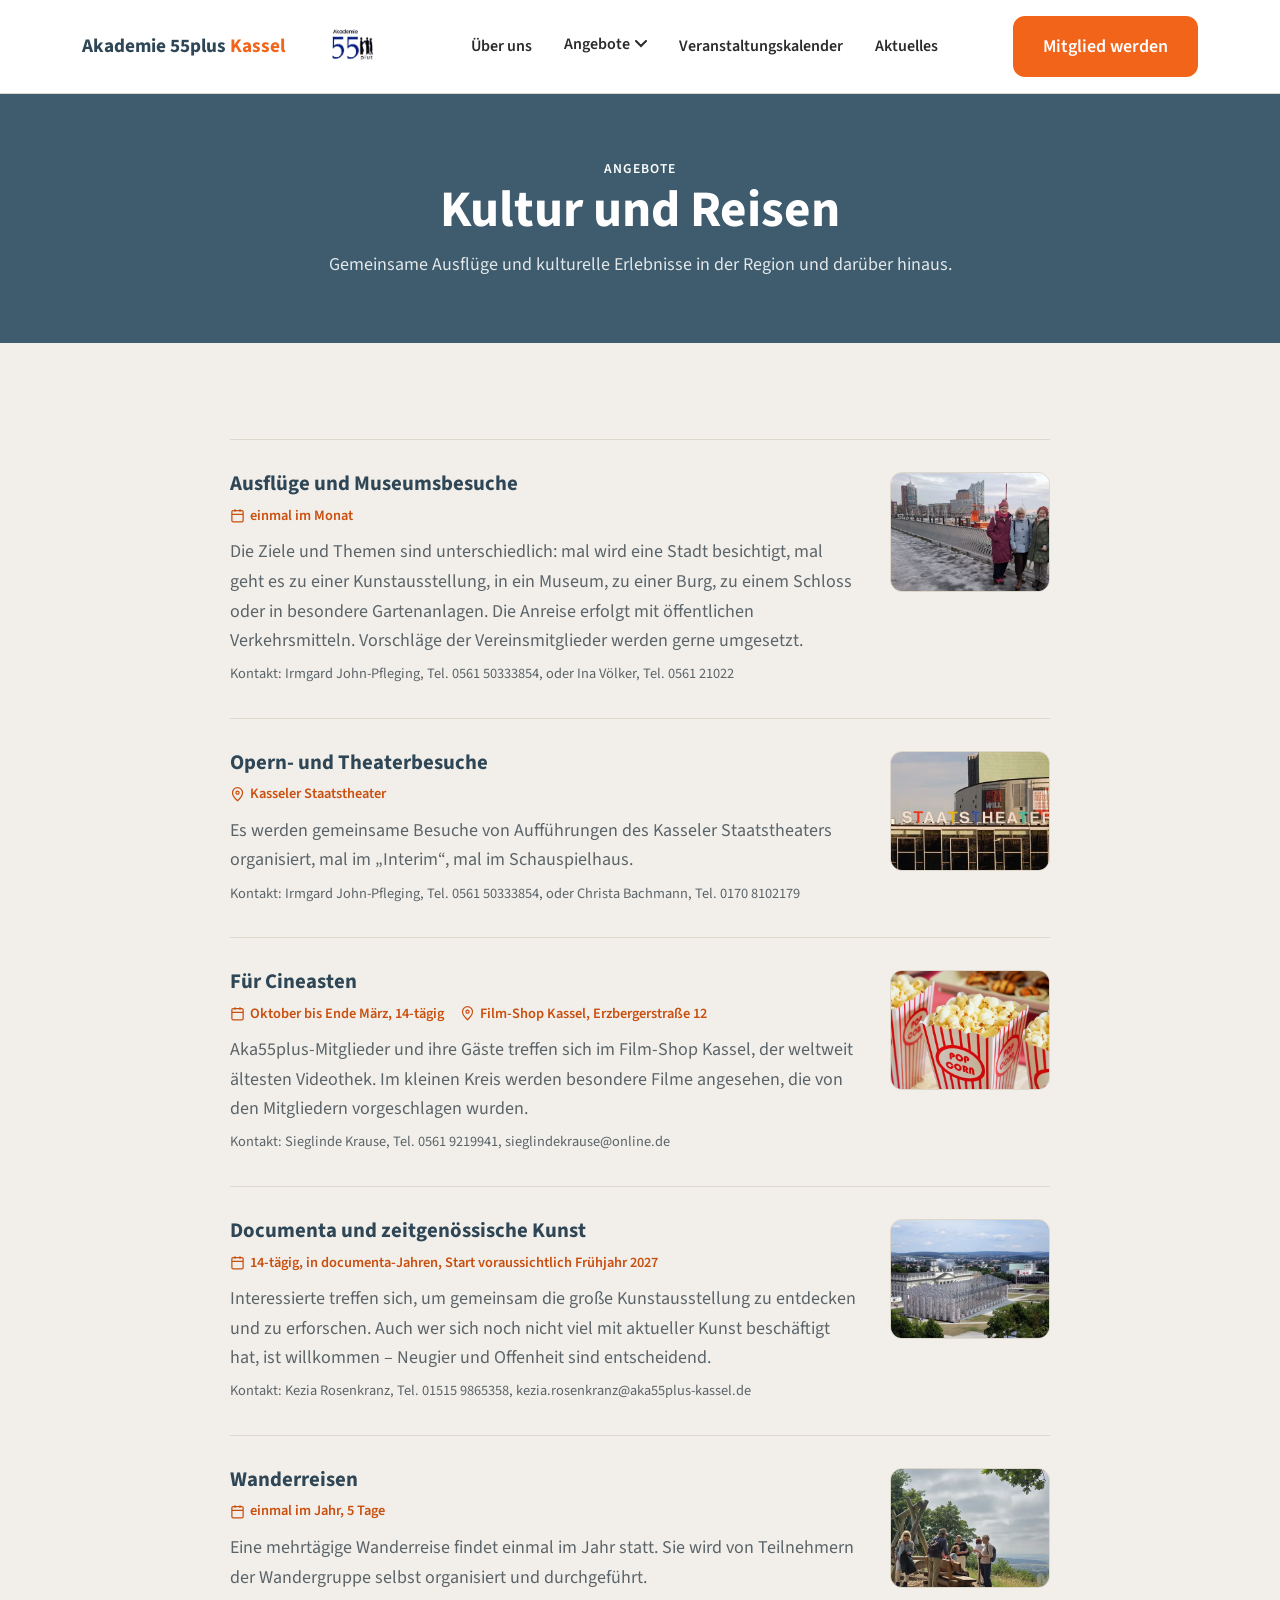
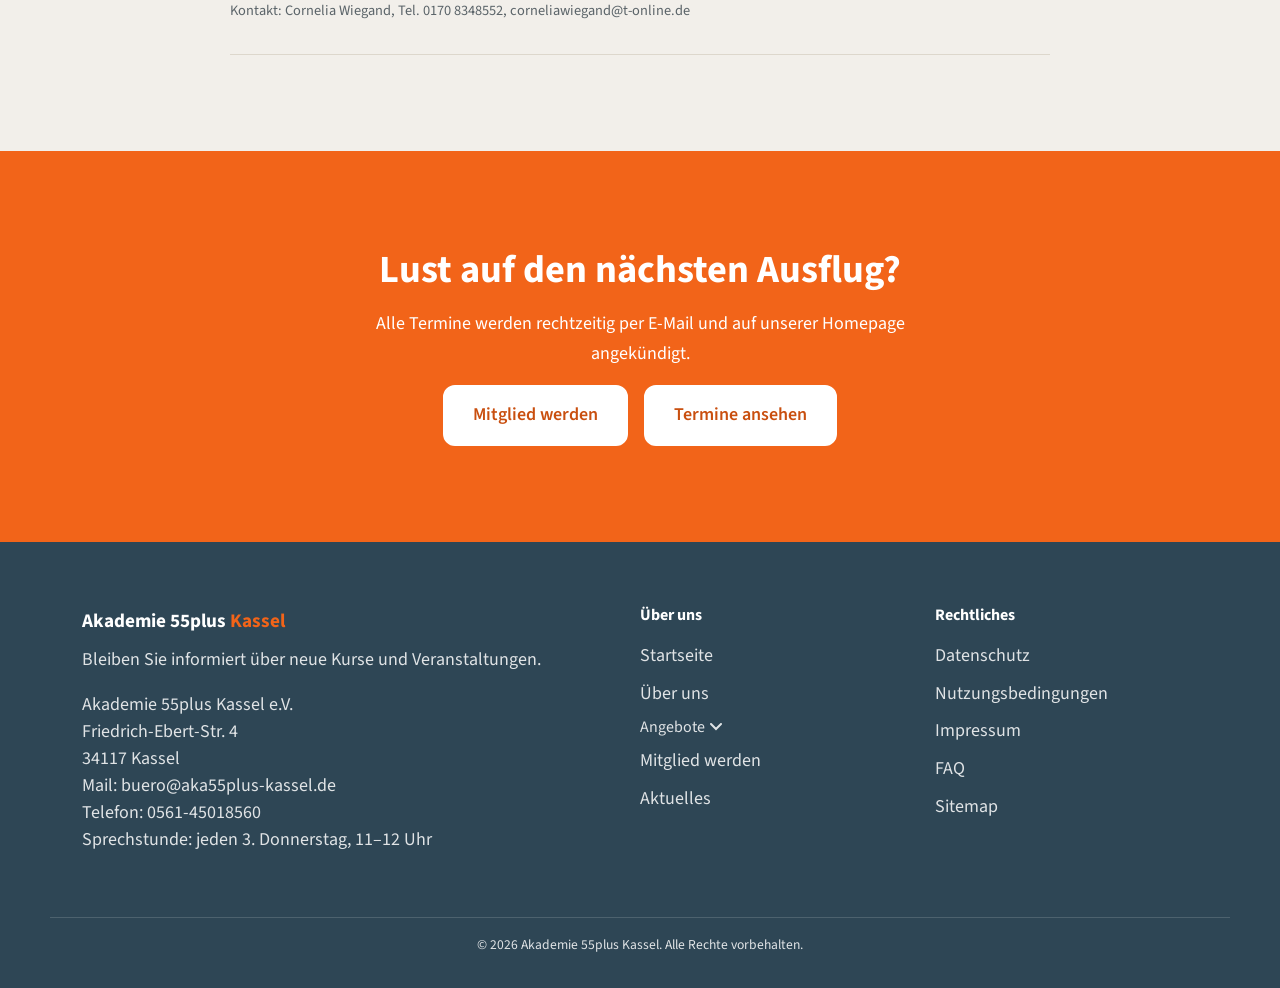
<file: angebote-kultur-reisen.html>
<!DOCTYPE html>
<html lang="de">
<head>
  <meta charset="UTF-8">
  <meta name="viewport" content="width=device-width, initial-scale=1.0">
  <title>Kultur und Reisen – Akademie 55plus Kassel</title>
  <meta name="description" content="Ausflüge, Museumsbesuche, Theater, Documenta und Wanderreisen – die Kultur- und Reiseangebote der Akademie 55plus Kassel.">

  <!-- Google Font: Source Sans 3 -->

  <link rel="stylesheet" href="css/style.css">
</head>
<body>

<header class="site-header">
    <div class="container header-inner">

      <div class="header-brand">
        <a href="index.html" class="logo">Akademie 55plus <span>Kassel</span></a>
        <a href="index.html" class="header-logo-img">
          <img src="images/logo.png" alt="Logo Akademie 55plus Kassel" width="454" height="197">
        </a>
      </div>

      <!-- Hauptnavigation -->
      <nav class="main-nav" aria-label="Hauptnavigation">
        <ul>
          <li><a href="ueber-uns.html">Über uns</a></li>

          <!-- Dropdown "Angebote" -->
          <li class="has-dropdown">
            <button class="dropdown-toggle" aria-expanded="false" aria-controls="angebote-menu">
              Angebote
              <svg class="chevron" width="12" height="8" viewBox="0 0 12 8" aria-hidden="true">
                <path d="M1 1l5 5 5-5" stroke="currentColor" stroke-width="2" fill="none" stroke-linecap="round"/>
              </svg>
            </button>
            <ul class="dropdown-menu" id="angebote-menu">
              <li><a href="angebote-kurse-workshops.html">Kurse und Workshops</a></li>
              <li><a href="angebote-kultur-reisen.html">Kultur und Reisen</a></li>
              <li><a href="angebote-bewegung-freizeit.html">Bewegung und Freizeit</a></li>
              <li><a href="angebote-austausch-gemeinschaft.html">Austausch und Gemeinschaft</a></li>
            </ul>
          </li>

          <li><a href="veranstaltungskalender.html">Veranstaltungskalender</a></li>
          <li><a href="aktuelles.html">Aktuelles</a></li>

          <!-- Erscheint nur im aufgeklappten Mobilmenü (siehe style.css, Media Query 768px) -->
          <li class="nav-cta-mobile">
            <a href="mitglied-werden.html" class="btn btn-primary">Mitglied werden</a>
          </li>
        </ul>
      </nav>

      <!-- Call-to-Action-Button, immer sichtbar -->
      <a href="mitglied-werden.html" class="btn btn-primary header-cta">Mitglied werden</a>

      <!-- Mobil: Burger-Menü-Button (Funktion in script.js) -->
      <button class="nav-toggle" aria-label="Menü öffnen" aria-expanded="false" aria-controls="main-nav">
        <span></span><span></span><span></span>
      </button>
    </div>
  </header>

  <main>

    <section class="page-hero">
      <div class="container">
        <p class="eyebrow">Angebote</p>
        <h1>Kultur und Reisen</h1>
        <p>Gemeinsame Ausflüge und kulturelle Erlebnisse in der Region und darüber hinaus.</p>
      </div>
    </section>

    <section class="section">
      <div class="container">
        <div class="activity-list">
          <div class="activity-entry">
            <div class="activity-entry-content">
              <h3>Ausflüge und Museumsbesuche</h3>
              <div class="activity-meta"><span><svg viewBox="0 0 24 24" fill="none" stroke="currentColor" stroke-width="2"><rect x="3" y="4" width="18" height="18" rx="2"/><path d="M16 2v4M8 2v4M3 10h18"/></svg>einmal im Monat</span></div>
              <p>Die Ziele und Themen sind unterschiedlich: mal wird eine Stadt besichtigt, mal geht es zu einer Kunstausstellung, in ein Museum, zu einer Burg, zu einem Schloss oder in besondere Gartenanlagen. Die Anreise erfolgt mit öffentlichen Verkehrsmitteln. Vorschläge der Vereinsmitglieder werden gerne umgesetzt.</p>
              <p class="contact">Kontakt: Irmgard John-Pfleging, Tel. 0561 50333854, oder Ina Völker, Tel. 0561 21022</p>
            </div>
            <div class="activity-entry-image">
              <picture>
                <source srcset="images/ausflug-hamburg.webp" type="image/webp">
                <img src="images/ausflug-hamburg.jpg" alt="Foto: Ausflüge und Museumsbesuche" loading="lazy">
              </picture>
            </div>
          </div>
          <div class="activity-entry">
            <div class="activity-entry-content">
              <h3>Opern- und Theaterbesuche</h3>
              <div class="activity-meta"><span><svg viewBox="0 0 24 24" fill="none" stroke="currentColor" stroke-width="2"><path d="M12 22s8-7.5 8-13a8 8 0 1 0-16 0c0 5.5 8 13 8 13z"/><circle cx="12" cy="9" r="2.5"/></svg>Kasseler Staatstheater</span></div>
              <p>Es werden gemeinsame Besuche von Aufführungen des Kasseler Staatstheaters organisiert, mal im „Interim“, mal im Schauspielhaus.</p>
              <p class="contact">Kontakt: Irmgard John-Pfleging, Tel. 0561 50333854, oder Christa Bachmann, Tel. 0170 8102179</p>
            </div>
            <div class="activity-entry-image">
              <picture>
                <source srcset="images/staatstheater-kassel.webp" type="image/webp">
                <img src="images/staatstheater-kassel.jpg" alt="Foto: Opern- und Theaterbesuche" loading="lazy">
              </picture>
            </div>
          </div>
          <div class="activity-entry">
            <div class="activity-entry-content">
              <h3>Für Cineasten</h3>
              <div class="activity-meta"><span><svg viewBox="0 0 24 24" fill="none" stroke="currentColor" stroke-width="2"><rect x="3" y="4" width="18" height="18" rx="2"/><path d="M16 2v4M8 2v4M3 10h18"/></svg>Oktober bis Ende März, 14-tägig</span><span><svg viewBox="0 0 24 24" fill="none" stroke="currentColor" stroke-width="2"><path d="M12 22s8-7.5 8-13a8 8 0 1 0-16 0c0 5.5 8 13 8 13z"/><circle cx="12" cy="9" r="2.5"/></svg>Film-Shop Kassel, Erzbergerstraße 12</span></div>
              <p>Aka55plus-Mitglieder und ihre Gäste treffen sich im Film-Shop Kassel, der weltweit ältesten Videothek. Im kleinen Kreis werden besondere Filme angesehen, die von den Mitgliedern vorgeschlagen wurden.</p>
              <p class="contact">Kontakt: Sieglinde Krause, Tel. 0561 9219941, sieglindekrause@online.de</p>
            </div>
            <div class="activity-entry-image">
              <picture>
                <source srcset="images/popcorn.webp" type="image/webp">
                <img src="images/popcorn.jpg" alt="Foto: Für Cineasten" loading="lazy">
              </picture>
            </div>
          </div>
          <div class="activity-entry">
            <div class="activity-entry-content">
              <h3>Documenta und zeitgenössische Kunst</h3>
              <div class="activity-meta"><span><svg viewBox="0 0 24 24" fill="none" stroke="currentColor" stroke-width="2"><rect x="3" y="4" width="18" height="18" rx="2"/><path d="M16 2v4M8 2v4M3 10h18"/></svg>14-tägig, in documenta-Jahren, Start voraussichtlich Frühjahr 2027</span></div>
              <p>Interessierte treffen sich, um gemeinsam die große Kunstausstellung zu entdecken und zu erforschen. Auch wer sich noch nicht viel mit aktueller Kunst beschäftigt hat, ist willkommen – Neugier und Offenheit sind entscheidend.</p>
              <p class="contact">Kontakt: Kezia Rosenkranz, Tel. 01515 9865358, kezia.rosenkranz@aka55plus-kassel.de</p>
            </div>
            <div class="activity-entry-image">
              <picture>
                <source srcset="images/documenta-kassel.webp" type="image/webp">
                <img src="images/documenta-kassel.jpg" alt="Foto: Documenta und zeitgenössische Kunst" loading="lazy">
              </picture>
            </div>
          </div>
          <div class="activity-entry">
            <div class="activity-entry-content">
              <h3>Wanderreisen</h3>
              <div class="activity-meta"><span><svg viewBox="0 0 24 24" fill="none" stroke="currentColor" stroke-width="2"><rect x="3" y="4" width="18" height="18" rx="2"/><path d="M16 2v4M8 2v4M3 10h18"/></svg>einmal im Jahr, 5 Tage</span></div>
              <p>Eine mehrtägige Wanderreise findet einmal im Jahr statt. Sie wird von Teilnehmern der Wandergruppe selbst organisiert und durchgeführt.</p>
              <p class="contact">Kontakt: Cornelia Wiegand, Tel. 0170 8348552, corneliawiegand@t-online.de</p>
            </div>
            <div class="activity-entry-image">
              <picture>
                <source srcset="images/wanderung-aka55plus.webp" type="image/webp">
                <img src="images/wanderung-aka55plus.jpg" alt="Foto: Wanderreisen" loading="lazy">
              </picture>
            </div>
          </div>
        </div>
      </div>
    </section>

    <section class="section cta-band">
      <div class="container cta-inner">
        <h2>Lust auf den nächsten Ausflug?</h2>
        <p>Alle Termine werden rechtzeitig per E-Mail und auf unserer Homepage angekündigt.</p>
        <div class="button-group">
          <a href="mitglied-werden.html" class="btn btn-primary">Mitglied werden</a>
          <a href="veranstaltungskalender.html" class="btn btn-outline-light">Termine ansehen</a>
        </div>
      </div>
    </section>

  </main>

<footer class="site-footer">
    <div class="container footer-grid">

      <div class="footer-brand">
        <p class="logo logo-footer">Akademie 55plus <span>Kassel</span></p>
        <p>Bleiben Sie informiert über neue Kurse und Veranstaltungen.</p>
        <address class="footer-contact">
          <a href="https://aka55plus-kassel.de/wer-sind-wir/mitgliedschaft.html">Akademie 55plus Kassel e.V.</a><br>
          Friedrich-Ebert-Str. 4<br>
          34117 Kassel<br>
          Mail: <a href="mailto:buero@aka55plus-kassel.de">buero@aka55plus-kassel.de</a><br>
          Telefon: 0561-45018560<br>
          Sprechstunde: jeden 3. Donnerstag, 11–12 Uhr
        </address>
      </div>

      <div class="footer-col">
        <h4>Über uns</h4>
        <ul>
          <li><a href="index.html">Startseite</a></li>
          <li><a href="ueber-uns.html">Über uns</a></li>

          <li class="has-dropdown">
            <button class="dropdown-toggle" aria-expanded="false" aria-controls="footer-angebote-menu">
              Angebote
              <svg class="chevron" width="12" height="8" viewBox="0 0 12 8" aria-hidden="true">
                <path d="M1 1l5 5 5-5" stroke="currentColor" stroke-width="2" fill="none" stroke-linecap="round"/>
              </svg>
            </button>
            <ul class="dropdown-menu" id="footer-angebote-menu">
              <li><a href="angebote-kurse-workshops.html">Kurse und Workshops</a></li>
              <li><a href="angebote-kultur-reisen.html">Kultur und Reisen</a></li>
              <li><a href="angebote-bewegung-freizeit.html">Bewegung und Freizeit</a></li>
              <li><a href="angebote-austausch-gemeinschaft.html">Austausch und Gemeinschaft</a></li>
            </ul>
          </li>

          <li><a href="mitglied-werden.html">Mitglied werden</a></li>
          <li><a href="aktuelles.html">Aktuelles</a></li>
        </ul>
      </div>

      <div class="footer-col">
        <h4>Rechtliches</h4>
        <ul>
          <li><a href="datenschutz.html">Datenschutz</a></li>
          <li><a href="nutzungsbedingungen.html">Nutzungsbedingungen</a></li>
          <li><a href="impressum.html">Impressum</a></li>
          <li><a href="faq.html">FAQ</a></li>
          <li><a href="sitemap.html">Sitemap</a></li>
        </ul>
      </div>

    </div>

    <div class="container footer-bottom">
      <p>© 2026 Akademie 55plus Kassel. Alle Rechte vorbehalten.</p>
    </div>
  </footer>

  <script src="js/script.js"></script>
</body>
</html>
</file>
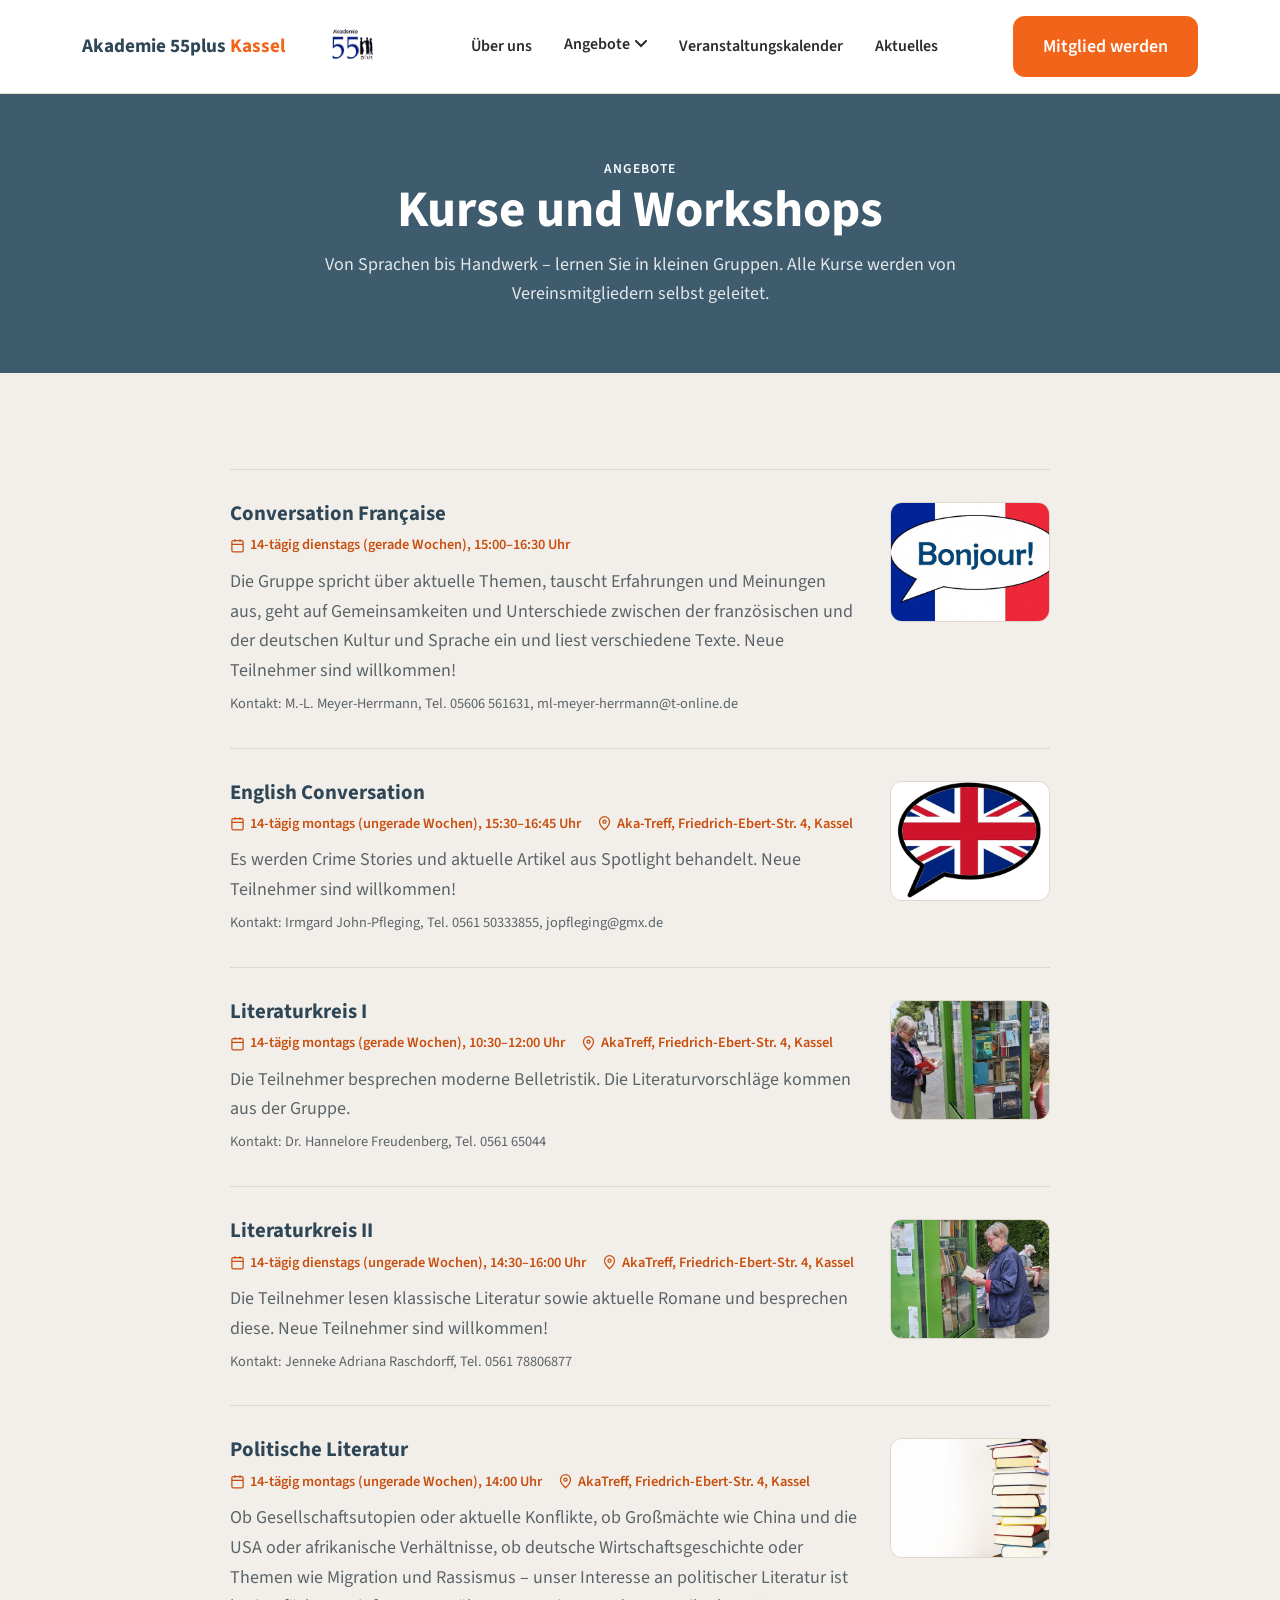
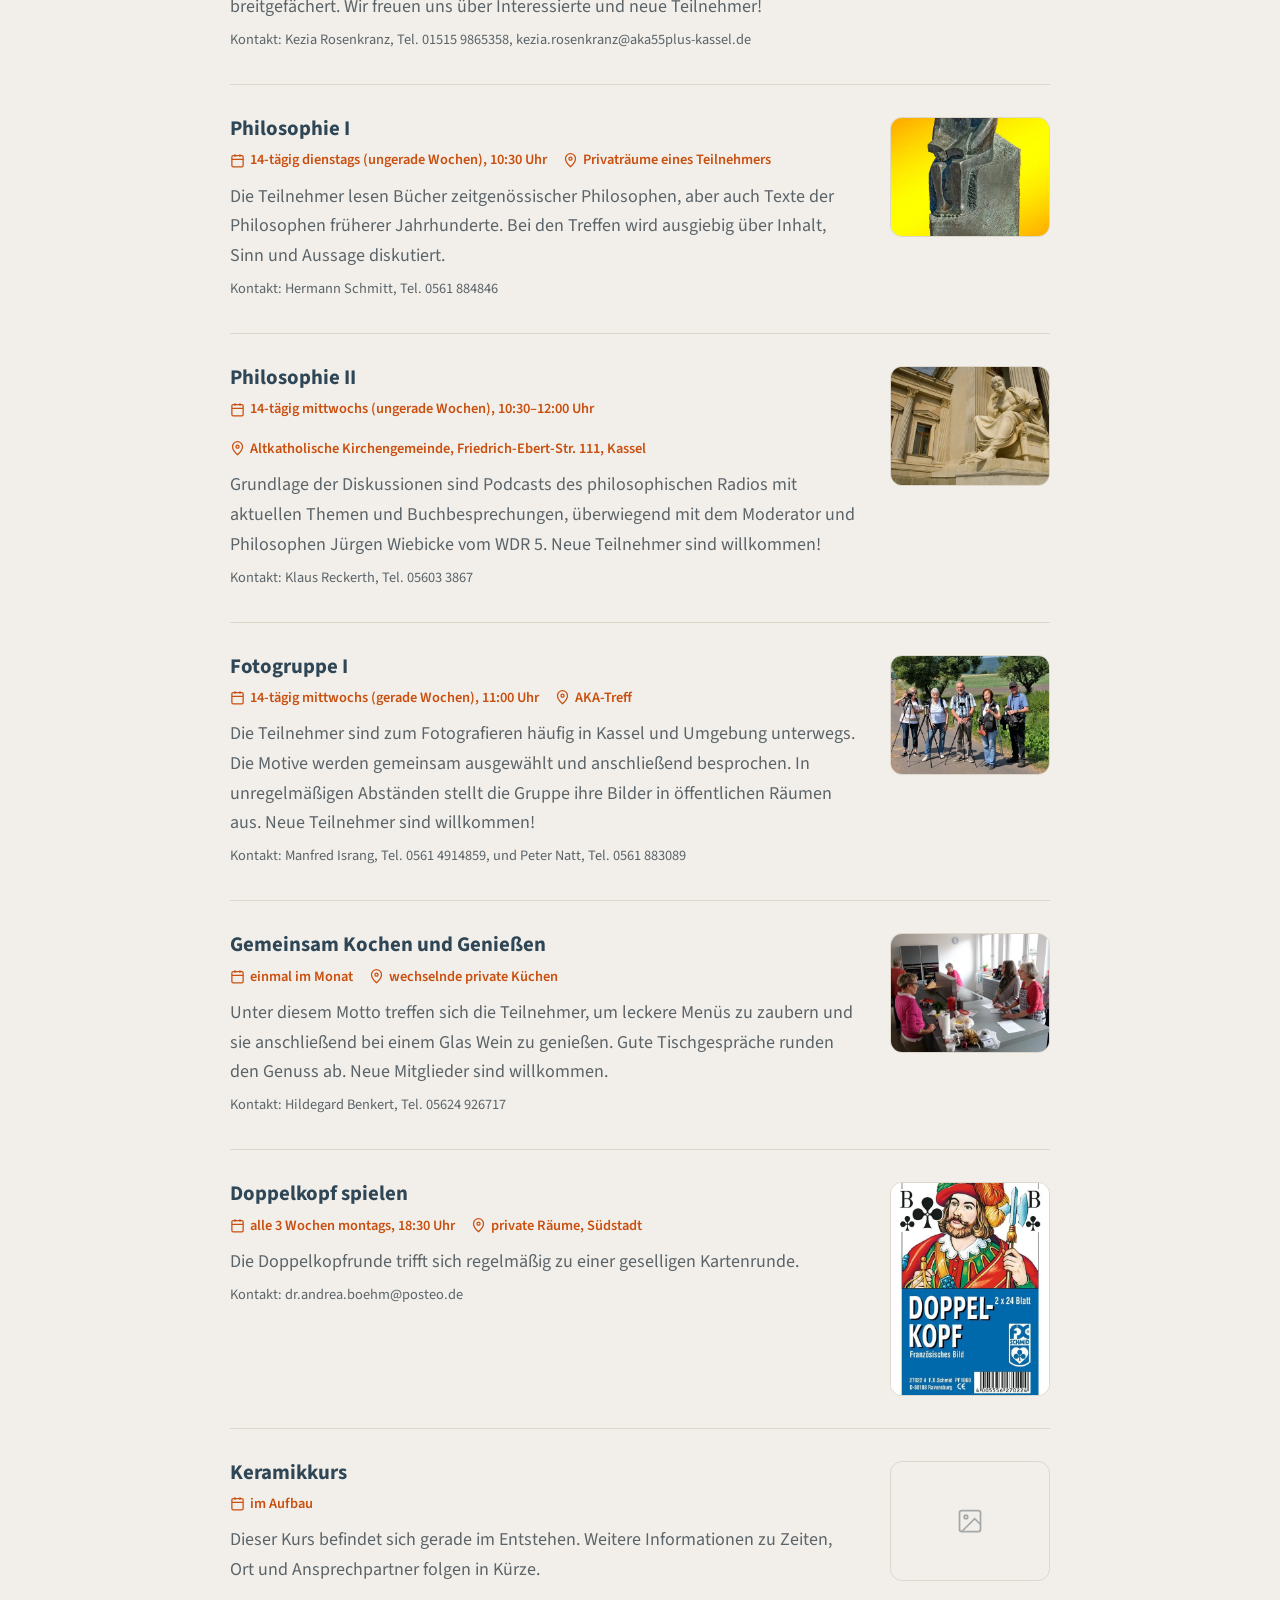
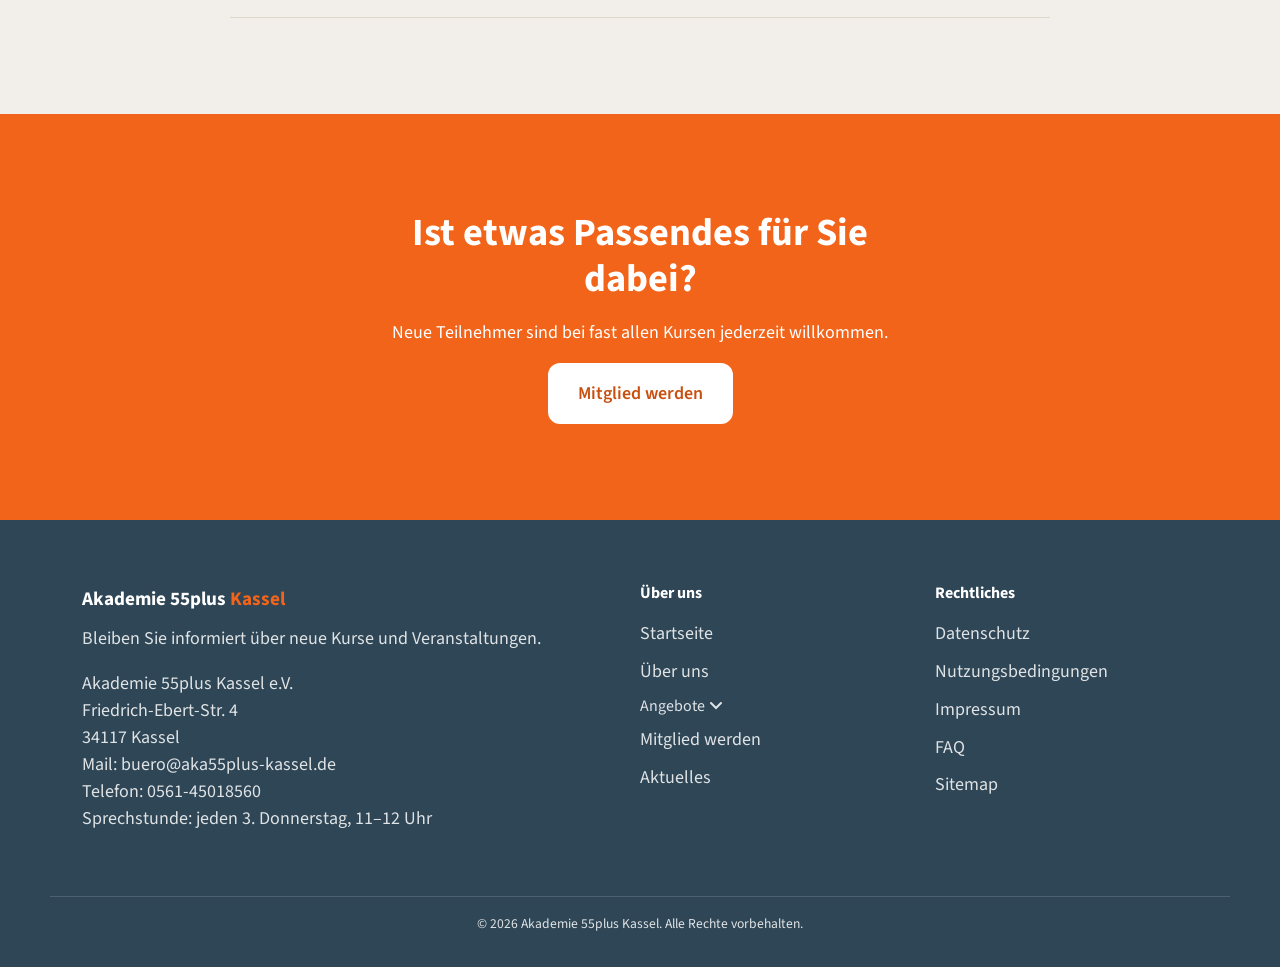
<file: angebote-kurse-workshops.html>
<!DOCTYPE html>
<html lang="de">
<head>
  <meta charset="UTF-8">
  <meta name="viewport" content="width=device-width, initial-scale=1.0">
  <title>Kurse und Workshops – Akademie 55plus Kassel</title>
  <meta name="description" content="Sprachkurse, Literaturkreise, Fotogruppen und mehr – alle Kurse und Workshops der Akademie 55plus Kassel im Überblick.">

  <!-- Google Font: Source Sans 3 -->

  <link rel="stylesheet" href="css/style.css">
</head>
<body>

<header class="site-header">
    <div class="container header-inner">

      <div class="header-brand">
        <a href="index.html" class="logo">Akademie 55plus <span>Kassel</span></a>
        <a href="index.html" class="header-logo-img">
          <img src="images/logo.png" alt="Logo Akademie 55plus Kassel" width="454" height="197">
        </a>
      </div>

      <!-- Hauptnavigation -->
      <nav class="main-nav" aria-label="Hauptnavigation">
        <ul>
          <li><a href="ueber-uns.html">Über uns</a></li>

          <!-- Dropdown "Angebote" -->
          <li class="has-dropdown">
            <button class="dropdown-toggle" aria-expanded="false" aria-controls="angebote-menu">
              Angebote
              <svg class="chevron" width="12" height="8" viewBox="0 0 12 8" aria-hidden="true">
                <path d="M1 1l5 5 5-5" stroke="currentColor" stroke-width="2" fill="none" stroke-linecap="round"/>
              </svg>
            </button>
            <ul class="dropdown-menu" id="angebote-menu">
              <li><a href="angebote-kurse-workshops.html">Kurse und Workshops</a></li>
              <li><a href="angebote-kultur-reisen.html">Kultur und Reisen</a></li>
              <li><a href="angebote-bewegung-freizeit.html">Bewegung und Freizeit</a></li>
              <li><a href="angebote-austausch-gemeinschaft.html">Austausch und Gemeinschaft</a></li>
            </ul>
          </li>

          <li><a href="veranstaltungskalender.html">Veranstaltungskalender</a></li>
          <li><a href="aktuelles.html">Aktuelles</a></li>

          <!-- Erscheint nur im aufgeklappten Mobilmenü (siehe style.css, Media Query 768px) -->
          <li class="nav-cta-mobile">
            <a href="mitglied-werden.html" class="btn btn-primary">Mitglied werden</a>
          </li>
        </ul>
      </nav>

      <!-- Call-to-Action-Button, immer sichtbar -->
      <a href="mitglied-werden.html" class="btn btn-primary header-cta">Mitglied werden</a>

      <!-- Mobil: Burger-Menü-Button (Funktion in script.js) -->
      <button class="nav-toggle" aria-label="Menü öffnen" aria-expanded="false" aria-controls="main-nav">
        <span></span><span></span><span></span>
      </button>
    </div>
  </header>

  <main>

    <section class="page-hero">
      <div class="container">
        <p class="eyebrow">Angebote</p>
        <h1>Kurse und Workshops</h1>
        <p>Von Sprachen bis Handwerk – lernen Sie in kleinen Gruppen. Alle Kurse werden von Vereinsmitgliedern selbst geleitet.</p>
      </div>
    </section>

    <section class="section">
      <div class="container">
        <div class="activity-list">
          <div class="activity-entry">
            <div class="activity-entry-content">
              <h3>Conversation Française</h3>
              <div class="activity-meta"><span><svg viewBox="0 0 24 24" fill="none" stroke="currentColor" stroke-width="2"><rect x="3" y="4" width="18" height="18" rx="2"/><path d="M16 2v4M8 2v4M3 10h18"/></svg>14-tägig dienstags (gerade Wochen), 15:00–16:30 Uhr</span></div>
              <p>Die Gruppe spricht über aktuelle Themen, tauscht Erfahrungen und Meinungen aus, geht auf Gemeinsamkeiten und Unterschiede zwischen der französischen und der deutschen Kultur und Sprache ein und liest verschiedene Texte. Neue Teilnehmer sind willkommen!</p>
              <p class="contact">Kontakt: M.-L. Meyer-Herrmann, Tel. 05606 561631, ml-meyer-herrmann@t-online.de</p>
            </div>
            <div class="activity-entry-image">
              <picture>
                <source srcset="images/conversation-francaise.webp" type="image/webp">
                <img src="images/conversation-francaise.jpg" alt="Foto: Conversation Française" loading="lazy">
              </picture>
            </div>
          </div>
          <div class="activity-entry">
            <div class="activity-entry-content">
              <h3>English Conversation</h3>
              <div class="activity-meta"><span><svg viewBox="0 0 24 24" fill="none" stroke="currentColor" stroke-width="2"><rect x="3" y="4" width="18" height="18" rx="2"/><path d="M16 2v4M8 2v4M3 10h18"/></svg>14-tägig montags (ungerade Wochen), 15:30–16:45 Uhr</span><span><svg viewBox="0 0 24 24" fill="none" stroke="currentColor" stroke-width="2"><path d="M12 22s8-7.5 8-13a8 8 0 1 0-16 0c0 5.5 8 13 8 13z"/><circle cx="12" cy="9" r="2.5"/></svg>Aka-Treff, Friedrich-Ebert-Str. 4, Kassel</span></div>
              <p>Es werden Crime Stories und aktuelle Artikel aus Spotlight behandelt. Neue Teilnehmer sind willkommen!</p>
              <p class="contact">Kontakt: Irmgard John-Pfleging, Tel. 0561 50333855, jopfleging@gmx.de</p>
            </div>
            <div class="activity-entry-image">
              <picture>
                <source srcset="images/english-conversation.webp" type="image/webp">
                <img src="images/english-conversation.jpg" alt="Foto: English Conversation" loading="lazy">
              </picture>
            </div>
          </div>
          <div class="activity-entry">
            <div class="activity-entry-content">
              <h3>Literaturkreis I</h3>
              <div class="activity-meta"><span><svg viewBox="0 0 24 24" fill="none" stroke="currentColor" stroke-width="2"><rect x="3" y="4" width="18" height="18" rx="2"/><path d="M16 2v4M8 2v4M3 10h18"/></svg>14-tägig montags (gerade Wochen), 10:30–12:00 Uhr</span><span><svg viewBox="0 0 24 24" fill="none" stroke="currentColor" stroke-width="2"><path d="M12 22s8-7.5 8-13a8 8 0 1 0-16 0c0 5.5 8 13 8 13z"/><circle cx="12" cy="9" r="2.5"/></svg>AkaTreff, Friedrich-Ebert-Str. 4, Kassel</span></div>
              <p>Die Teilnehmer besprechen moderne Belletristik. Die Literaturvorschläge kommen aus der Gruppe.</p>
              <p class="contact">Kontakt: Dr. Hannelore Freudenberg, Tel. 0561 65044</p>
            </div>
            <div class="activity-entry-image">
              <picture>
                <source srcset="images/literaturkreis-1.webp" type="image/webp">
                <img src="images/literaturkreis-1.jpg" alt="Foto: Literaturkreis I" loading="lazy">
              </picture>
            </div>
          </div>
          <div class="activity-entry">
            <div class="activity-entry-content">
              <h3>Literaturkreis II</h3>
              <div class="activity-meta"><span><svg viewBox="0 0 24 24" fill="none" stroke="currentColor" stroke-width="2"><rect x="3" y="4" width="18" height="18" rx="2"/><path d="M16 2v4M8 2v4M3 10h18"/></svg>14-tägig dienstags (ungerade Wochen), 14:30–16:00 Uhr</span><span><svg viewBox="0 0 24 24" fill="none" stroke="currentColor" stroke-width="2"><path d="M12 22s8-7.5 8-13a8 8 0 1 0-16 0c0 5.5 8 13 8 13z"/><circle cx="12" cy="9" r="2.5"/></svg>AkaTreff, Friedrich-Ebert-Str. 4, Kassel</span></div>
              <p>Die Teilnehmer lesen klassische Literatur sowie aktuelle Romane und besprechen diese. Neue Teilnehmer sind willkommen!</p>
              <p class="contact">Kontakt: Jenneke Adriana Raschdorff, Tel. 0561 78806877</p>
            </div>
            <div class="activity-entry-image">
              <picture>
                <source srcset="images/literaturkreis-2.webp" type="image/webp">
                <img src="images/literaturkreis-2.jpg" alt="Foto: Literaturkreis II" loading="lazy">
              </picture>
            </div>
          </div>
          <div class="activity-entry">
            <div class="activity-entry-content">
              <h3>Politische Literatur</h3>
              <div class="activity-meta"><span><svg viewBox="0 0 24 24" fill="none" stroke="currentColor" stroke-width="2"><rect x="3" y="4" width="18" height="18" rx="2"/><path d="M16 2v4M8 2v4M3 10h18"/></svg>14-tägig montags (ungerade Wochen), 14:00 Uhr</span><span><svg viewBox="0 0 24 24" fill="none" stroke="currentColor" stroke-width="2"><path d="M12 22s8-7.5 8-13a8 8 0 1 0-16 0c0 5.5 8 13 8 13z"/><circle cx="12" cy="9" r="2.5"/></svg>AkaTreff, Friedrich-Ebert-Str. 4, Kassel</span></div>
              <p>Ob Gesellschaftsutopien oder aktuelle Konflikte, ob Großmächte wie China und die USA oder afrikanische Verhältnisse, ob deutsche Wirtschaftsgeschichte oder Themen wie Migration und Rassismus – unser Interesse an politischer Literatur ist breitgefächert. Wir freuen uns über Interessierte und neue Teilnehmer!</p>
              <p class="contact">Kontakt: Kezia Rosenkranz, Tel. 01515 9865358, kezia.rosenkranz@aka55plus-kassel.de</p>
            </div>
            <div class="activity-entry-image">
              <picture>
                <source srcset="images/buecher.webp" type="image/webp">
                <img src="images/buecher.jpg" alt="Foto: Politische Literatur" loading="lazy">
              </picture>
            </div>
          </div>
          <div class="activity-entry">
            <div class="activity-entry-content">
              <h3>Philosophie I</h3>
              <div class="activity-meta"><span><svg viewBox="0 0 24 24" fill="none" stroke="currentColor" stroke-width="2"><rect x="3" y="4" width="18" height="18" rx="2"/><path d="M16 2v4M8 2v4M3 10h18"/></svg>14-tägig dienstags (ungerade Wochen), 10:30 Uhr</span><span><svg viewBox="0 0 24 24" fill="none" stroke="currentColor" stroke-width="2"><path d="M12 22s8-7.5 8-13a8 8 0 1 0-16 0c0 5.5 8 13 8 13z"/><circle cx="12" cy="9" r="2.5"/></svg>Privaträume eines Teilnehmers</span></div>
              <p>Die Teilnehmer lesen Bücher zeitgenössischer Philosophen, aber auch Texte der Philosophen früherer Jahrhunderte. Bei den Treffen wird ausgiebig über Inhalt, Sinn und Aussage diskutiert.</p>
              <p class="contact">Kontakt: Hermann Schmitt, Tel. 0561 884846</p>
            </div>
            <div class="activity-entry-image">
              <picture>
                <source srcset="images/philosophie-neu.webp" type="image/webp">
                <img src="images/philosophie-neu.jpg" alt="Foto: Philosophie I" loading="lazy">
              </picture>
            </div>
          </div>
          <div class="activity-entry">
            <div class="activity-entry-content">
              <h3>Philosophie II</h3>
              <div class="activity-meta"><span><svg viewBox="0 0 24 24" fill="none" stroke="currentColor" stroke-width="2"><rect x="3" y="4" width="18" height="18" rx="2"/><path d="M16 2v4M8 2v4M3 10h18"/></svg>14-tägig mittwochs (ungerade Wochen), 10:30–12:00 Uhr</span><span><svg viewBox="0 0 24 24" fill="none" stroke="currentColor" stroke-width="2"><path d="M12 22s8-7.5 8-13a8 8 0 1 0-16 0c0 5.5 8 13 8 13z"/><circle cx="12" cy="9" r="2.5"/></svg>Altkatholische Kirchengemeinde, Friedrich-Ebert-Str. 111, Kassel</span></div>
              <p>Grundlage der Diskussionen sind Podcasts des philosophischen Radios mit aktuellen Themen und Buchbesprechungen, überwiegend mit dem Moderator und Philosophen Jürgen Wiebicke vom WDR 5. Neue Teilnehmer sind willkommen!</p>
              <p class="contact">Kontakt: Klaus Reckerth, Tel. 05603 3867</p>
            </div>
            <div class="activity-entry-image">
              <picture>
                <source srcset="images/philosoph.webp" type="image/webp">
                <img src="images/philosoph.jpg" alt="Foto: Philosophie II" loading="lazy">
              </picture>
            </div>
          </div>
          <div class="activity-entry">
            <div class="activity-entry-content">
              <h3>Fotogruppe I</h3>
              <div class="activity-meta"><span><svg viewBox="0 0 24 24" fill="none" stroke="currentColor" stroke-width="2"><rect x="3" y="4" width="18" height="18" rx="2"/><path d="M16 2v4M8 2v4M3 10h18"/></svg>14-tägig mittwochs (gerade Wochen), 11:00 Uhr</span><span><svg viewBox="0 0 24 24" fill="none" stroke="currentColor" stroke-width="2"><path d="M12 22s8-7.5 8-13a8 8 0 1 0-16 0c0 5.5 8 13 8 13z"/><circle cx="12" cy="9" r="2.5"/></svg>AKA-Treff</span></div>
              <p>Die Teilnehmer sind zum Fotografieren häufig in Kassel und Umgebung unterwegs. Die Motive werden gemeinsam ausgewählt und anschließend besprochen. In unregelmäßigen Abständen stellt die Gruppe ihre Bilder in öffentlichen Räumen aus. Neue Teilnehmer sind willkommen!</p>
              <p class="contact">Kontakt: Manfred Israng, Tel. 0561 4914859, und Peter Natt, Tel. 0561 883089</p>
            </div>
            <div class="activity-entry-image">
              <picture>
                <source srcset="images/fotogruppe-1.webp" type="image/webp">
                <img src="images/fotogruppe-1.jpg" alt="Foto: Fotogruppe I" loading="lazy">
              </picture>
            </div>
          </div>
          <div class="activity-entry">
            <div class="activity-entry-content">
              <h3>Gemeinsam Kochen und Genießen</h3>
              <div class="activity-meta"><span><svg viewBox="0 0 24 24" fill="none" stroke="currentColor" stroke-width="2"><rect x="3" y="4" width="18" height="18" rx="2"/><path d="M16 2v4M8 2v4M3 10h18"/></svg>einmal im Monat</span><span><svg viewBox="0 0 24 24" fill="none" stroke="currentColor" stroke-width="2"><path d="M12 22s8-7.5 8-13a8 8 0 1 0-16 0c0 5.5 8 13 8 13z"/><circle cx="12" cy="9" r="2.5"/></svg>wechselnde private Küchen</span></div>
              <p>Unter diesem Motto treffen sich die Teilnehmer, um leckere Menüs zu zaubern und sie anschließend bei einem Glas Wein zu genießen. Gute Tischgespräche runden den Genuss ab. Neue Mitglieder sind willkommen.</p>
              <p class="contact">Kontakt: Hildegard Benkert, Tel. 05624 926717</p>
            </div>
            <div class="activity-entry-image">
              <picture>
                <source srcset="images/kochkurs.webp" type="image/webp">
                <img src="images/kochkurs.jpg" alt="Foto: Gemeinsam Kochen und Genießen" loading="lazy">
              </picture>
            </div>
          </div>
          <div class="activity-entry">
            <div class="activity-entry-content">
              <h3>Doppelkopf spielen</h3>
              <div class="activity-meta"><span><svg viewBox="0 0 24 24" fill="none" stroke="currentColor" stroke-width="2"><rect x="3" y="4" width="18" height="18" rx="2"/><path d="M16 2v4M8 2v4M3 10h18"/></svg>alle 3 Wochen montags, 18:30 Uhr</span><span><svg viewBox="0 0 24 24" fill="none" stroke="currentColor" stroke-width="2"><path d="M12 22s8-7.5 8-13a8 8 0 1 0-16 0c0 5.5 8 13 8 13z"/><circle cx="12" cy="9" r="2.5"/></svg>private Räume, Südstadt</span></div>
              <p>Die Doppelkopfrunde trifft sich regelmäßig zu einer geselligen Kartenrunde.</p>
              <p class="contact">Kontakt: dr.andrea.boehm@posteo.de</p>
            </div>
            <div class="activity-entry-image is-portrait">
              <picture>
                <source srcset="images/doppelkopf.webp" type="image/webp">
                <img src="images/doppelkopf.jpg" class="img-contain" alt="Foto: Doppelkopf spielen" loading="lazy">
              </picture>
            </div>
          </div>
          <div class="activity-entry">
            <div class="activity-entry-content">
              <h3>Keramikkurs</h3>
              <div class="activity-meta"><span><svg viewBox="0 0 24 24" fill="none" stroke="currentColor" stroke-width="2"><rect x="3" y="4" width="18" height="18" rx="2"/><path d="M16 2v4M8 2v4M3 10h18"/></svg>im Aufbau</span></div>
              <p>Dieser Kurs befindet sich gerade im Entstehen. Weitere Informationen zu Zeiten, Ort und Ansprechpartner folgen in Kürze.</p>
            </div>
            <div class="activity-entry-image" role="img" aria-label="Foto: Keramikkurs folgt in Kürze">
              <svg viewBox="0 0 24 24" fill="none" stroke="currentColor" stroke-width="1.5"><rect x="3" y="3" width="18" height="18" rx="2"/><circle cx="8.5" cy="8.5" r="1.5"/><path d="M21 15l-5-5L5 21"/></svg>
            </div>
          </div>
        </div>
      </div>
    </section>

    <section class="section cta-band">
      <div class="container cta-inner">
        <h2>Ist etwas Passendes für Sie dabei?</h2>
        <p>Neue Teilnehmer sind bei fast allen Kursen jederzeit willkommen.</p>
        <div class="button-group">
          <a href="mitglied-werden.html" class="btn btn-primary">Mitglied werden</a>
        </div>
      </div>
    </section>

  </main>

<footer class="site-footer">
    <div class="container footer-grid">

      <div class="footer-brand">
        <p class="logo logo-footer">Akademie 55plus <span>Kassel</span></p>
        <p>Bleiben Sie informiert über neue Kurse und Veranstaltungen.</p>
        <address class="footer-contact">
          <a href="https://aka55plus-kassel.de/wer-sind-wir/mitgliedschaft.html">Akademie 55plus Kassel e.V.</a><br>
          Friedrich-Ebert-Str. 4<br>
          34117 Kassel<br>
          Mail: <a href="mailto:buero@aka55plus-kassel.de">buero@aka55plus-kassel.de</a><br>
          Telefon: 0561-45018560<br>
          Sprechstunde: jeden 3. Donnerstag, 11–12 Uhr
        </address>
      </div>

      <div class="footer-col">
        <h4>Über uns</h4>
        <ul>
          <li><a href="index.html">Startseite</a></li>
          <li><a href="ueber-uns.html">Über uns</a></li>

          <li class="has-dropdown">
            <button class="dropdown-toggle" aria-expanded="false" aria-controls="footer-angebote-menu">
              Angebote
              <svg class="chevron" width="12" height="8" viewBox="0 0 12 8" aria-hidden="true">
                <path d="M1 1l5 5 5-5" stroke="currentColor" stroke-width="2" fill="none" stroke-linecap="round"/>
              </svg>
            </button>
            <ul class="dropdown-menu" id="footer-angebote-menu">
              <li><a href="angebote-kurse-workshops.html">Kurse und Workshops</a></li>
              <li><a href="angebote-kultur-reisen.html">Kultur und Reisen</a></li>
              <li><a href="angebote-bewegung-freizeit.html">Bewegung und Freizeit</a></li>
              <li><a href="angebote-austausch-gemeinschaft.html">Austausch und Gemeinschaft</a></li>
            </ul>
          </li>

          <li><a href="mitglied-werden.html">Mitglied werden</a></li>
          <li><a href="aktuelles.html">Aktuelles</a></li>
        </ul>
      </div>

      <div class="footer-col">
        <h4>Rechtliches</h4>
        <ul>
          <li><a href="datenschutz.html">Datenschutz</a></li>
          <li><a href="nutzungsbedingungen.html">Nutzungsbedingungen</a></li>
          <li><a href="impressum.html">Impressum</a></li>
          <li><a href="faq.html">FAQ</a></li>
          <li><a href="sitemap.html">Sitemap</a></li>
        </ul>
      </div>

    </div>

    <div class="container footer-bottom">
      <p>© 2026 Akademie 55plus Kassel. Alle Rechte vorbehalten.</p>
    </div>
  </footer>

  <script src="js/script.js"></script>
</body>
</html>
</file>
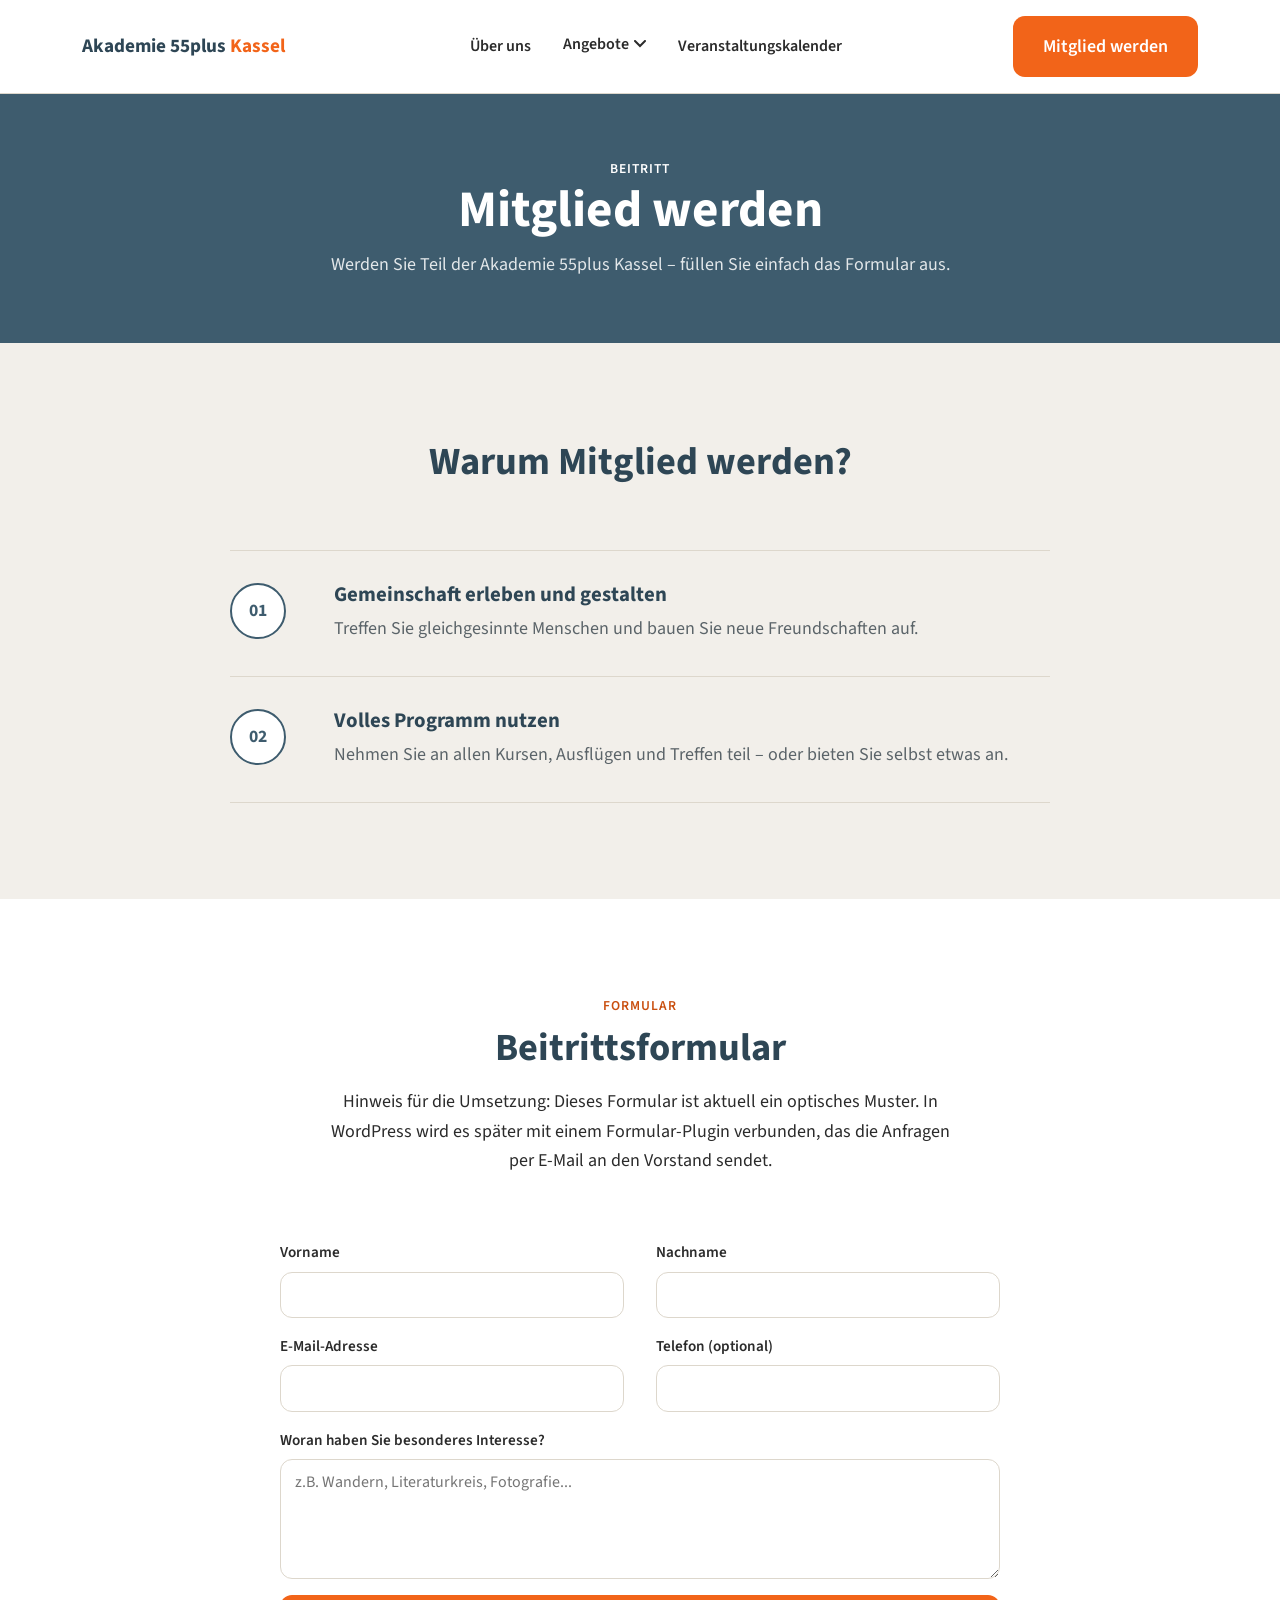
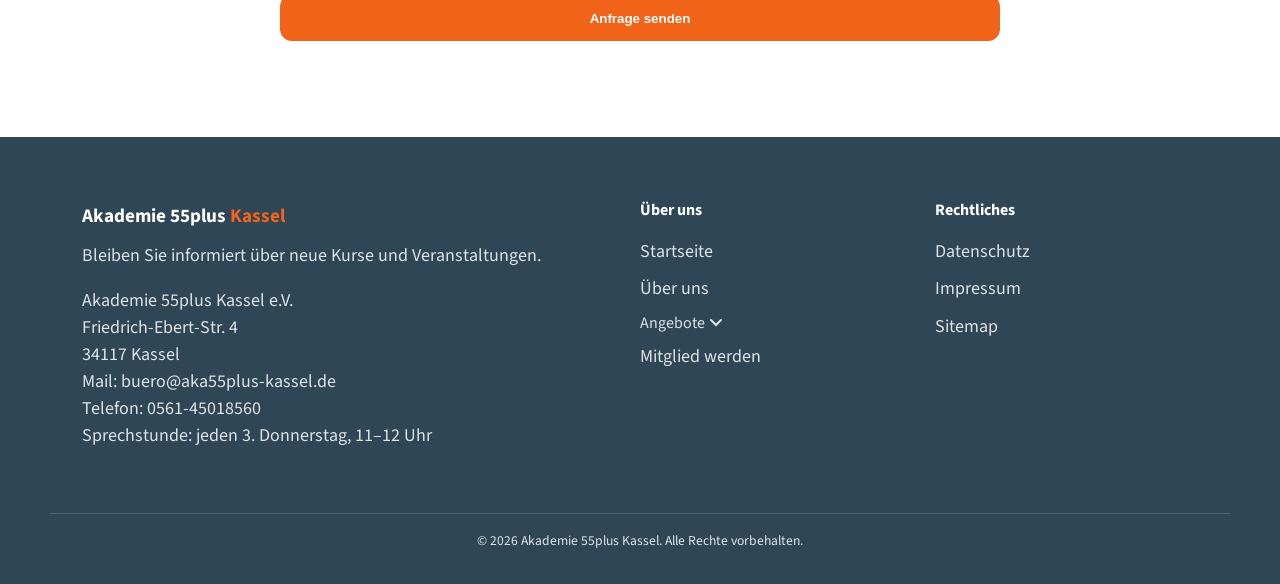
<file: mitglied-werden.html>
<!DOCTYPE html>
<html lang="de">
<head>
  <meta charset="UTF-8">
  <meta name="viewport" content="width=device-width, initial-scale=1.0">
  <title>Mitglied werden – Akademie 55plus Kassel</title>
  <meta name="description" content="Werden Sie Mitglied der Akademie 55plus Kassel und nehmen Sie an Kursen, Ausflügen und Treffen teil.">

  <!-- Google Font: Source Sans 3 -->
  <link rel="preconnect" href="https://fonts.googleapis.com">
  <link rel="preconnect" href="https://fonts.gstatic.com" crossorigin>
  <link href="https://fonts.googleapis.com/css2?family=Source+Sans+3:wght@400;600;700&display=swap" rel="stylesheet">

  <link rel="stylesheet" href="css/style.css">
</head>
<body>

<header class="site-header">
    <div class="container header-inner">

      <div class="header-brand">
        <a href="index.html" class="logo">Akademie 55plus <span>Kassel</span></a>
        <div class="logo-placeholder" role="img" aria-label="Platzhalter für Vereinslogo">
          <svg viewBox="0 0 24 24" fill="none" stroke="currentColor" stroke-width="1.5"><rect x="3" y="3" width="18" height="18" rx="2"/><circle cx="8.5" cy="8.5" r="1.5"/><path d="M21 15l-5-5L5 21"/></svg>
        </div>
      </div>

      <!-- Hauptnavigation -->
      <nav class="main-nav" aria-label="Hauptnavigation">
        <ul>
          <li><a href="ueber-uns.html">Über uns</a></li>

          <!-- Dropdown "Angebote" -->
          <li class="has-dropdown">
            <button class="dropdown-toggle" aria-expanded="false" aria-controls="angebote-menu">
              Angebote
              <svg class="chevron" width="12" height="8" viewBox="0 0 12 8" aria-hidden="true">
                <path d="M1 1l5 5 5-5" stroke="currentColor" stroke-width="2" fill="none" stroke-linecap="round"/>
              </svg>
            </button>
            <ul class="dropdown-menu" id="angebote-menu">
              <li><a href="angebote-kurse-workshops.html">Kurse und Workshops</a></li>
              <li><a href="angebote-kultur-reisen.html">Kultur und Reisen</a></li>
              <li><a href="angebote-bewegung-freizeit.html">Bewegung und Freizeit</a></li>
              <li><a href="angebote-austausch-gemeinschaft.html">Austausch und Gemeinschaft</a></li>
            </ul>
          </li>

          <li><a href="veranstaltungskalender.html">Veranstaltungskalender</a></li>

          <!-- Erscheint nur im aufgeklappten Mobilmenü (siehe style.css, Media Query 768px) -->
          <li class="nav-cta-mobile">
            <a href="mitglied-werden.html" class="btn btn-primary">Mitglied werden</a>
          </li>
        </ul>
      </nav>

      <!-- Call-to-Action-Button, immer sichtbar -->
      <a href="mitglied-werden.html" class="btn btn-primary header-cta">Mitglied werden</a>

      <!-- Mobil: Burger-Menü-Button (Funktion in script.js) -->
      <button class="nav-toggle" aria-label="Menü öffnen" aria-expanded="false" aria-controls="main-nav">
        <span></span><span></span><span></span>
      </button>
    </div>
  </header>

  <main>

    <section class="page-hero">
      <div class="container">
        <p class="eyebrow">Beitritt</p>
        <h1>Mitglied werden</h1>
        <p>Werden Sie Teil der Akademie 55plus Kassel – füllen Sie einfach das Formular aus.</p>
      </div>
    </section>

    <section class="section">
      <div class="container">
        <div class="section-intro">
          <h2>Warum Mitglied werden?</h2>
        </div>
        <div class="feature-list">
          <div class="feature-item">
            <div class="feature-badge">01</div>
            <div class="feature-body">
              <h3>Gemeinschaft erleben und gestalten</h3>
              <p>Treffen Sie gleichgesinnte Menschen und bauen Sie neue Freundschaften auf.</p>
            </div>
          </div>
          <div class="feature-item">
            <div class="feature-badge">02</div>
            <div class="feature-body">
              <h3>Volles Programm nutzen</h3>
              <p>Nehmen Sie an allen Kursen, Ausflügen und Treffen teil – oder bieten Sie selbst etwas an.</p>
            </div>
          </div>
        </div>
      </div>
    </section>

    <section class="section" style="background: var(--color-surface);">
      <div class="container">
        <div class="section-intro">
          <p class="eyebrow">Formular</p>
          <h2>Beitrittsformular</h2>
          <p>
            Hinweis für die Umsetzung: Dieses Formular ist aktuell ein optisches Muster. In WordPress wird
            es sp&auml;ter mit einem Formular-Plugin verbunden, das die Anfragen per E-Mail an den Vorstand
            sendet.
          </p>
        </div>

        <form class="form-grid" action="#" method="post">
          <div class="form-field">
            <label for="vorname">Vorname</label>
            <input type="text" id="vorname" name="vorname" required>
          </div>
          <div class="form-field">
            <label for="nachname">Nachname</label>
            <input type="text" id="nachname" name="nachname" required>
          </div>
          <div class="form-field">
            <label for="email">E-Mail-Adresse</label>
            <input type="email" id="email" name="email" required>
          </div>
          <div class="form-field">
            <label for="telefon">Telefon (optional)</label>
            <input type="tel" id="telefon" name="telefon">
          </div>
          <div class="form-field full-width">
            <label for="interessen">Woran haben Sie besonderes Interesse?</label>
            <textarea id="interessen" name="interessen" placeholder="z.B. Wandern, Literaturkreis, Fotografie..."></textarea>
          </div>
          <div class="form-field full-width">
            <button type="submit" class="btn btn-primary">Anfrage senden</button>
          </div>
        </form>
      </div>
    </section>

  </main>

<footer class="site-footer">
    <div class="container footer-grid">

      <div class="footer-brand">
        <p class="logo logo-footer">Akademie 55plus <span>Kassel</span></p>
        <p>Bleiben Sie informiert über neue Kurse und Veranstaltungen.</p>
        <address class="footer-contact">
          <a href="https://aka55plus-kassel.de/wer-sind-wir/mitgliedschaft.html">Akademie 55plus Kassel e.V.</a><br>
          Friedrich-Ebert-Str. 4<br>
          34117 Kassel<br>
          Mail: <a href="mailto:buero@aka55plus-kassel.de">buero@aka55plus-kassel.de</a><br>
          Telefon: 0561-45018560<br>
          Sprechstunde: jeden 3. Donnerstag, 11–12 Uhr
        </address>
      </div>

      <div class="footer-col">
        <h4>Über uns</h4>
        <ul>
          <li><a href="index.html">Startseite</a></li>
          <li><a href="ueber-uns.html">Über uns</a></li>

          <li class="has-dropdown">
            <button class="dropdown-toggle" aria-expanded="false" aria-controls="footer-angebote-menu">
              Angebote
              <svg class="chevron" width="12" height="8" viewBox="0 0 12 8" aria-hidden="true">
                <path d="M1 1l5 5 5-5" stroke="currentColor" stroke-width="2" fill="none" stroke-linecap="round"/>
              </svg>
            </button>
            <ul class="dropdown-menu" id="footer-angebote-menu">
              <li><a href="angebote-kurse-workshops.html">Kurse und Workshops</a></li>
              <li><a href="angebote-kultur-reisen.html">Kultur und Reisen</a></li>
              <li><a href="angebote-bewegung-freizeit.html">Bewegung und Freizeit</a></li>
              <li><a href="angebote-austausch-gemeinschaft.html">Austausch und Gemeinschaft</a></li>
            </ul>
          </li>

          <li><a href="mitglied-werden.html">Mitglied werden</a></li>
        </ul>
      </div>

      <div class="footer-col">
        <h4>Rechtliches</h4>
        <ul>
          <li><a href="datenschutz.html">Datenschutz</a></li>
          <li><a href="impressum.html">Impressum</a></li>
          <li><a href="sitemap.html">Sitemap</a></li>
        </ul>
      </div>

    </div>

    <div class="container footer-bottom">
      <p>© 2026 Akademie 55plus Kassel. Alle Rechte vorbehalten.</p>
    </div>
  </footer>

  <script src="js/script.js"></script>
</body>
</html>
</file>
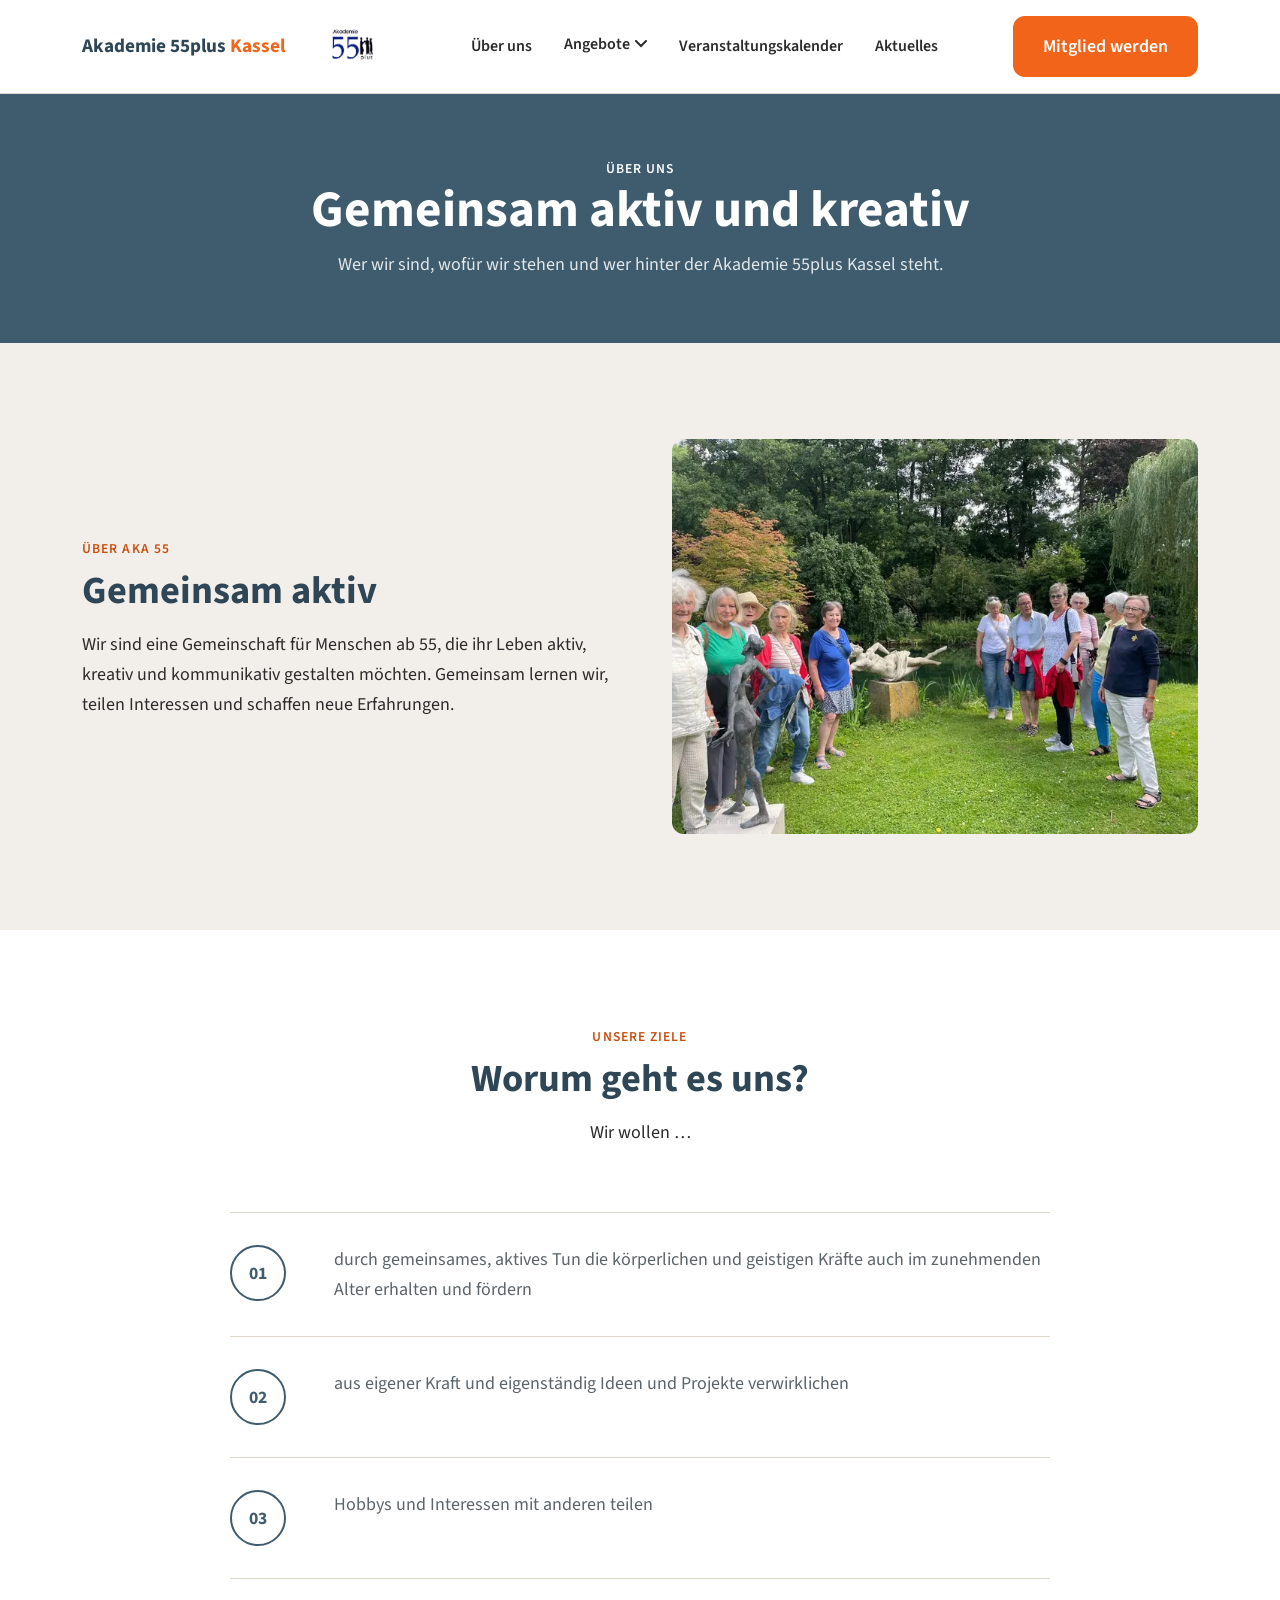
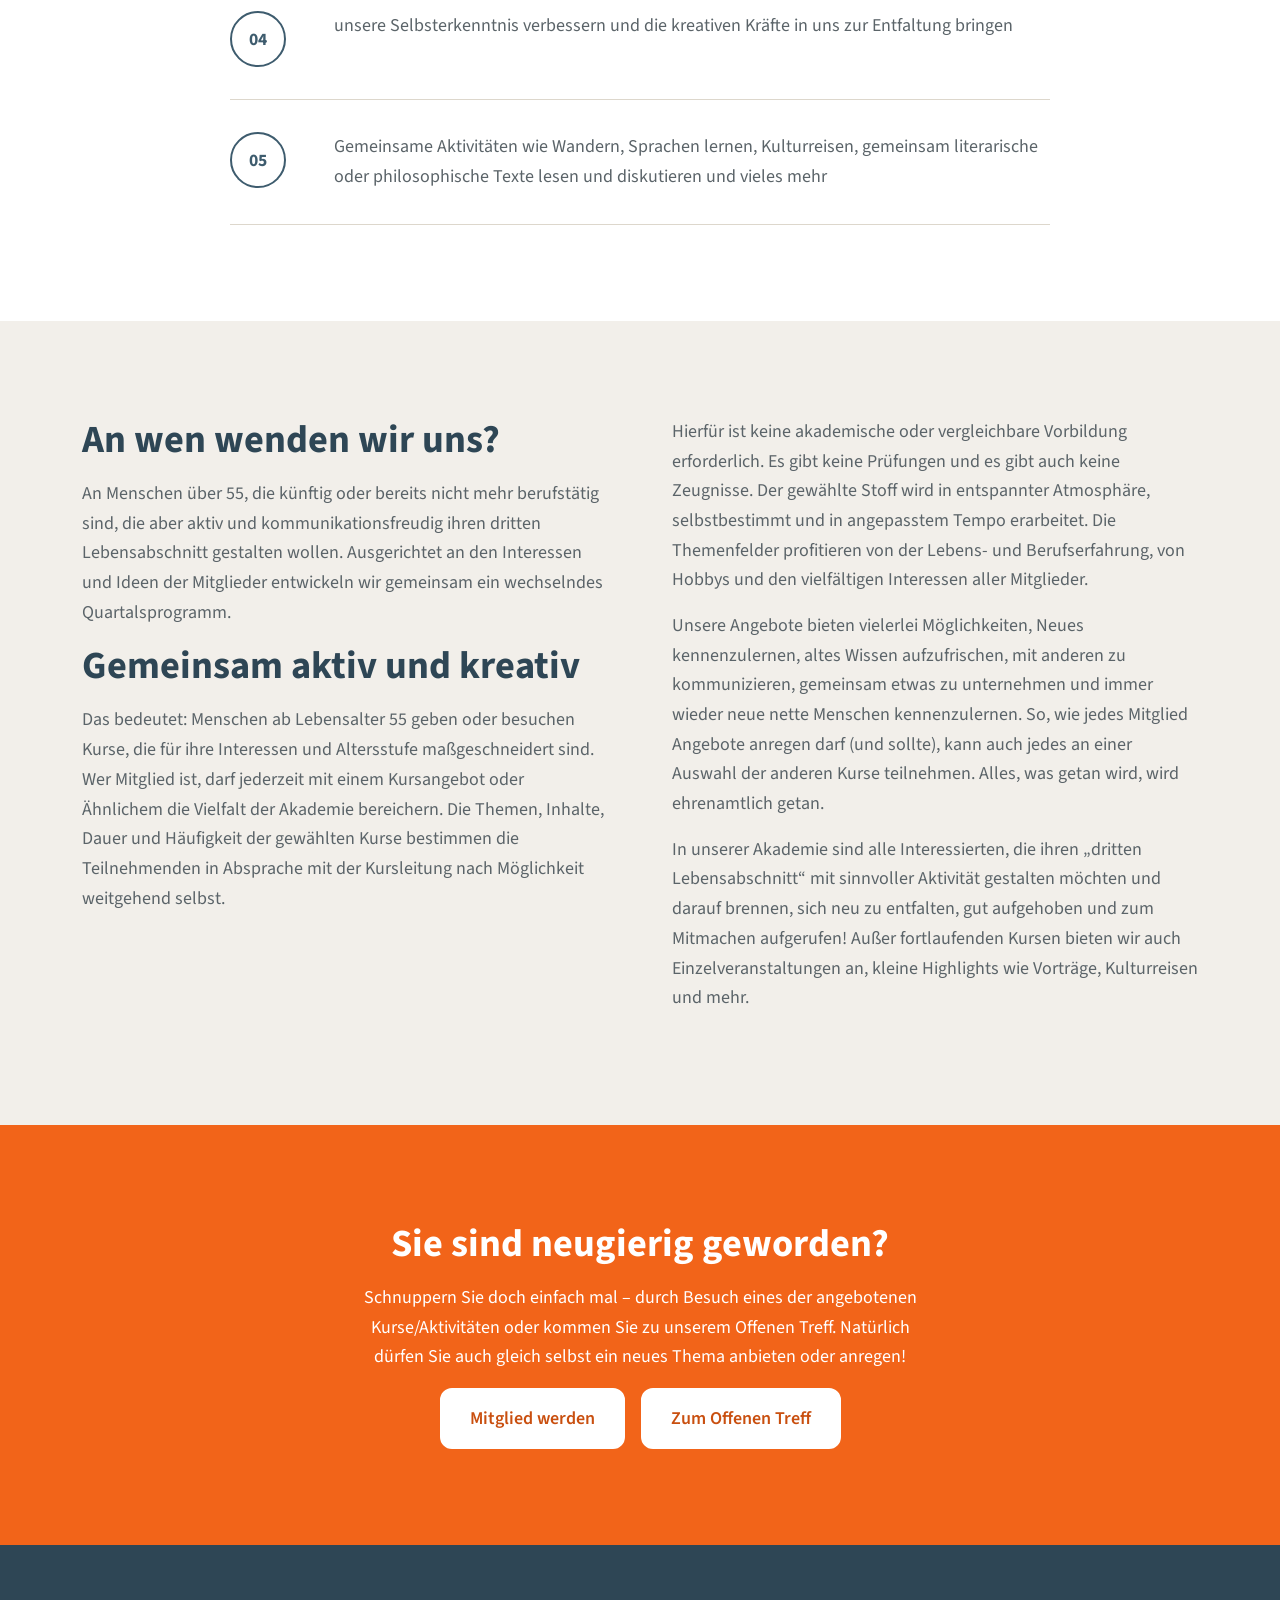
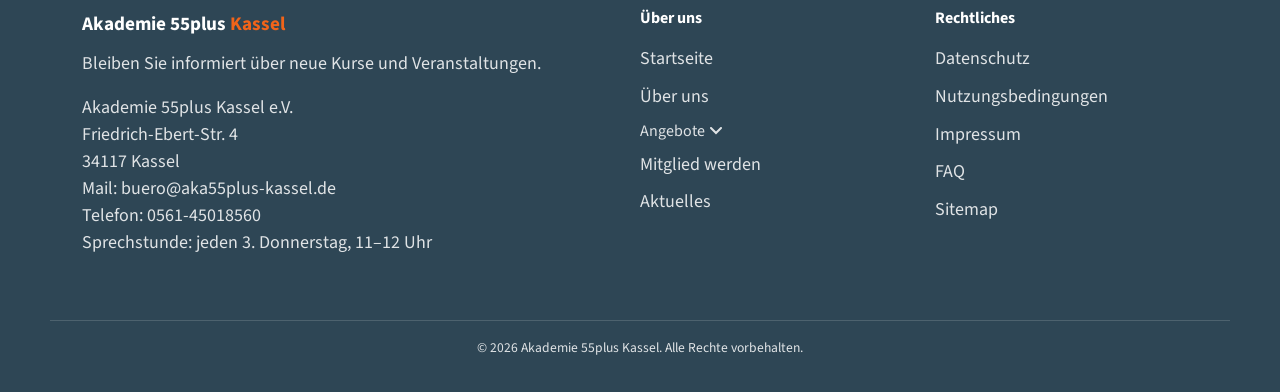
<file: ueber-uns.html>
<!DOCTYPE html>
<html lang="de">
<head>
  <meta charset="UTF-8">
  <meta name="viewport" content="width=device-width, initial-scale=1.0">
  <title>Über uns – Akademie 55plus Kassel</title>
  <meta name="description" content="Die Akademie 55plus Kassel: eine Gemeinschaft für Menschen ab 55 – gemeinsam aktiv und kreativ, in und um Kassel.">

  <!-- Google Font: Source Sans 3 -->

  <link rel="stylesheet" href="css/style.css">
</head>
<body>

<header class="site-header">
    <div class="container header-inner">

      <div class="header-brand">
        <a href="index.html" class="logo">Akademie 55plus <span>Kassel</span></a>
        <a href="index.html" class="header-logo-img">
          <img src="images/logo.png" alt="Logo Akademie 55plus Kassel" width="454" height="197">
        </a>
      </div>

      <!-- Hauptnavigation -->
      <nav class="main-nav" aria-label="Hauptnavigation">
        <ul>
          <li><a href="ueber-uns.html">Über uns</a></li>

          <!-- Dropdown "Angebote" -->
          <li class="has-dropdown">
            <button class="dropdown-toggle" aria-expanded="false" aria-controls="angebote-menu">
              Angebote
              <svg class="chevron" width="12" height="8" viewBox="0 0 12 8" aria-hidden="true">
                <path d="M1 1l5 5 5-5" stroke="currentColor" stroke-width="2" fill="none" stroke-linecap="round"/>
              </svg>
            </button>
            <ul class="dropdown-menu" id="angebote-menu">
              <li><a href="angebote-kurse-workshops.html">Kurse und Workshops</a></li>
              <li><a href="angebote-kultur-reisen.html">Kultur und Reisen</a></li>
              <li><a href="angebote-bewegung-freizeit.html">Bewegung und Freizeit</a></li>
              <li><a href="angebote-austausch-gemeinschaft.html">Austausch und Gemeinschaft</a></li>
            </ul>
          </li>

          <li><a href="veranstaltungskalender.html">Veranstaltungskalender</a></li>
          <li><a href="aktuelles.html">Aktuelles</a></li>

          <!-- Erscheint nur im aufgeklappten Mobilmenü (siehe style.css, Media Query 768px) -->
          <li class="nav-cta-mobile">
            <a href="mitglied-werden.html" class="btn btn-primary">Mitglied werden</a>
          </li>
        </ul>
      </nav>

      <!-- Call-to-Action-Button, immer sichtbar -->
      <a href="mitglied-werden.html" class="btn btn-primary header-cta">Mitglied werden</a>

      <!-- Mobil: Burger-Menü-Button (Funktion in script.js) -->
      <button class="nav-toggle" aria-label="Menü öffnen" aria-expanded="false" aria-controls="main-nav">
        <span></span><span></span><span></span>
      </button>
    </div>
  </header>

  <main>

    <section class="page-hero">
      <div class="container">
        <p class="eyebrow">Über uns</p>
        <h1>Gemeinsam aktiv und kreativ</h1>
        <p>Wer wir sind, wofür wir stehen und wer hinter der Akademie 55plus Kassel steht.</p>
      </div>
    </section>

    <section class="section">
      <div class="container two-col">
        <div class="text-col">
          <p class="eyebrow">Über Aka 55</p>
          <h2>Gemeinsam aktiv</h2>
          <p>
            Wir sind eine Gemeinschaft für Menschen ab 55, die ihr Leben aktiv, kreativ und
            kommunikativ gestalten möchten. Gemeinsam lernen wir, teilen Interessen und
            schaffen neue Erfahrungen.
          </p>
        </div>
        <div class="image-col">
          <div class="image-placeholder">
            <picture>
              <source srcset="images/card-kultur-reisen.webp" type="image/webp">
              <img src="images/card-kultur-reisen.jpg" alt="Mitglieder der Akademie 55plus Kassel bei einem gemeinsamen Ausflug" loading="lazy">
            </picture>
          </div>
        </div>
      </div>
    </section>

    <section class="section" style="background: var(--color-surface);">
      <div class="container">
        <div class="section-intro">
          <p class="eyebrow">Unsere Ziele</p>
          <h2>Worum geht es uns?</h2>
          <p>Wir wollen …</p>
        </div>

        <div class="feature-list">
          <div class="feature-item">
            <div class="feature-badge">01</div>
            <div class="feature-body">
              <p>durch gemeinsames, aktives Tun die körperlichen und geistigen Kräfte auch im
              zunehmenden Alter erhalten und fördern</p>
            </div>
          </div>
          <div class="feature-item">
            <div class="feature-badge">02</div>
            <div class="feature-body">
              <p>aus eigener Kraft und eigenständig Ideen und Projekte verwirklichen</p>
            </div>
          </div>
          <div class="feature-item">
            <div class="feature-badge">03</div>
            <div class="feature-body">
              <p>Hobbys und Interessen mit anderen teilen</p>
            </div>
          </div>
          <div class="feature-item">
            <div class="feature-badge">04</div>
            <div class="feature-body">
              <p>unsere Selbsterkenntnis verbessern und die kreativen Kräfte in uns zur Entfaltung bringen</p>
            </div>
          </div>
          <div class="feature-item">
            <div class="feature-badge">05</div>
            <div class="feature-body">
              <p>Gemeinsame Aktivitäten wie Wandern, Sprachen lernen, Kulturreisen, gemeinsam
              literarische oder philosophische Texte lesen und diskutieren und vieles mehr</p>
            </div>
          </div>
        </div>
      </div>
    </section>

    <section class="section">
      <div class="container">
        <div class="prose-two-col">
          <div>
            <h2>An wen wenden wir uns?</h2>
            <p>
              An Menschen über 55, die künftig oder bereits nicht mehr berufstätig sind, die aber aktiv
              und kommunikationsfreudig ihren dritten Lebensabschnitt gestalten wollen. Ausgerichtet an
              den Interessen und Ideen der Mitglieder entwickeln wir gemeinsam ein wechselndes
              Quartalsprogramm.
            </p>
            <h2>Gemeinsam aktiv und kreativ</h2>
            <p>
              Das bedeutet: Menschen ab Lebensalter 55 geben oder besuchen Kurse, die für ihre
              Interessen und Altersstufe maßgeschneidert sind. Wer Mitglied ist, darf jederzeit mit
              einem Kursangebot oder Ähnlichem die Vielfalt der Akademie bereichern. Die Themen,
              Inhalte, Dauer und Häufigkeit der gewählten Kurse bestimmen die Teilnehmenden in
              Absprache mit der Kursleitung nach Möglichkeit weitgehend selbst.
            </p>
          </div>
          <div>
            <p>
              Hierfür ist keine akademische oder vergleichbare Vorbildung erforderlich. Es gibt keine
              Prüfungen und es gibt auch keine Zeugnisse. Der gewählte Stoff wird in entspannter
              Atmosphäre, selbstbestimmt und in angepasstem Tempo erarbeitet. Die Themenfelder
              profitieren von der Lebens- und Berufserfahrung, von Hobbys und den vielfältigen
              Interessen aller Mitglieder.
            </p>
            <p>
              Unsere Angebote bieten vielerlei Möglichkeiten, Neues kennenzulernen, altes Wissen
              aufzufrischen, mit anderen zu kommunizieren, gemeinsam etwas zu unternehmen und immer
              wieder neue nette Menschen kennenzulernen. So, wie jedes Mitglied Angebote anregen darf
              (und sollte), kann auch jedes an einer Auswahl der anderen Kurse teilnehmen. Alles, was
              getan wird, wird ehrenamtlich getan.
            </p>
            <p>
              In unserer Akademie sind alle Interessierten, die ihren „dritten Lebensabschnitt“ mit
              sinnvoller Aktivität gestalten möchten und darauf brennen, sich neu zu entfalten, gut
              aufgehoben und zum Mitmachen aufgerufen! Außer fortlaufenden Kursen bieten wir auch
              Einzelveranstaltungen an, kleine Highlights wie Vorträge, Kulturreisen und mehr.
            </p>
          </div>
        </div>
      </div>
    </section>

    <section class="section cta-band">
      <div class="container cta-inner">
        <h2>Sie sind neugierig geworden?</h2>
        <p>
          Schnuppern Sie doch einfach mal – durch Besuch eines der angebotenen Kurse/Aktivitäten
          oder kommen Sie zu unserem Offenen Treff. Natürlich dürfen Sie auch gleich selbst ein neues
          Thema anbieten oder anregen!
        </p>
        <div class="button-group">
          <a href="mitglied-werden.html" class="btn btn-primary">Mitglied werden</a>
          <a href="angebote-austausch-gemeinschaft.html" class="btn btn-outline-light">Zum Offenen Treff</a>
        </div>
      </div>
    </section>

  </main>

<footer class="site-footer">
    <div class="container footer-grid">

      <div class="footer-brand">
        <p class="logo logo-footer">Akademie 55plus <span>Kassel</span></p>
        <p>Bleiben Sie informiert über neue Kurse und Veranstaltungen.</p>
        <address class="footer-contact">
          <a href="https://aka55plus-kassel.de/wer-sind-wir/mitgliedschaft.html">Akademie 55plus Kassel e.V.</a><br>
          Friedrich-Ebert-Str. 4<br>
          34117 Kassel<br>
          Mail: <a href="mailto:buero@aka55plus-kassel.de">buero@aka55plus-kassel.de</a><br>
          Telefon: 0561-45018560<br>
          Sprechstunde: jeden 3. Donnerstag, 11–12 Uhr
        </address>
      </div>

      <div class="footer-col">
        <h4>Über uns</h4>
        <ul>
          <li><a href="index.html">Startseite</a></li>
          <li><a href="ueber-uns.html">Über uns</a></li>

          <li class="has-dropdown">
            <button class="dropdown-toggle" aria-expanded="false" aria-controls="footer-angebote-menu">
              Angebote
              <svg class="chevron" width="12" height="8" viewBox="0 0 12 8" aria-hidden="true">
                <path d="M1 1l5 5 5-5" stroke="currentColor" stroke-width="2" fill="none" stroke-linecap="round"/>
              </svg>
            </button>
            <ul class="dropdown-menu" id="footer-angebote-menu">
              <li><a href="angebote-kurse-workshops.html">Kurse und Workshops</a></li>
              <li><a href="angebote-kultur-reisen.html">Kultur und Reisen</a></li>
              <li><a href="angebote-bewegung-freizeit.html">Bewegung und Freizeit</a></li>
              <li><a href="angebote-austausch-gemeinschaft.html">Austausch und Gemeinschaft</a></li>
            </ul>
          </li>

          <li><a href="mitglied-werden.html">Mitglied werden</a></li>
          <li><a href="aktuelles.html">Aktuelles</a></li>
        </ul>
      </div>

      <div class="footer-col">
        <h4>Rechtliches</h4>
        <ul>
          <li><a href="datenschutz.html">Datenschutz</a></li>
          <li><a href="nutzungsbedingungen.html">Nutzungsbedingungen</a></li>
          <li><a href="impressum.html">Impressum</a></li>
          <li><a href="faq.html">FAQ</a></li>
          <li><a href="sitemap.html">Sitemap</a></li>
        </ul>
      </div>

    </div>

    <div class="container footer-bottom">
      <p>© 2026 Akademie 55plus Kassel. Alle Rechte vorbehalten.</p>
    </div>
  </footer>

  <script src="js/script.js"></script>
</body>
</html>
</file>
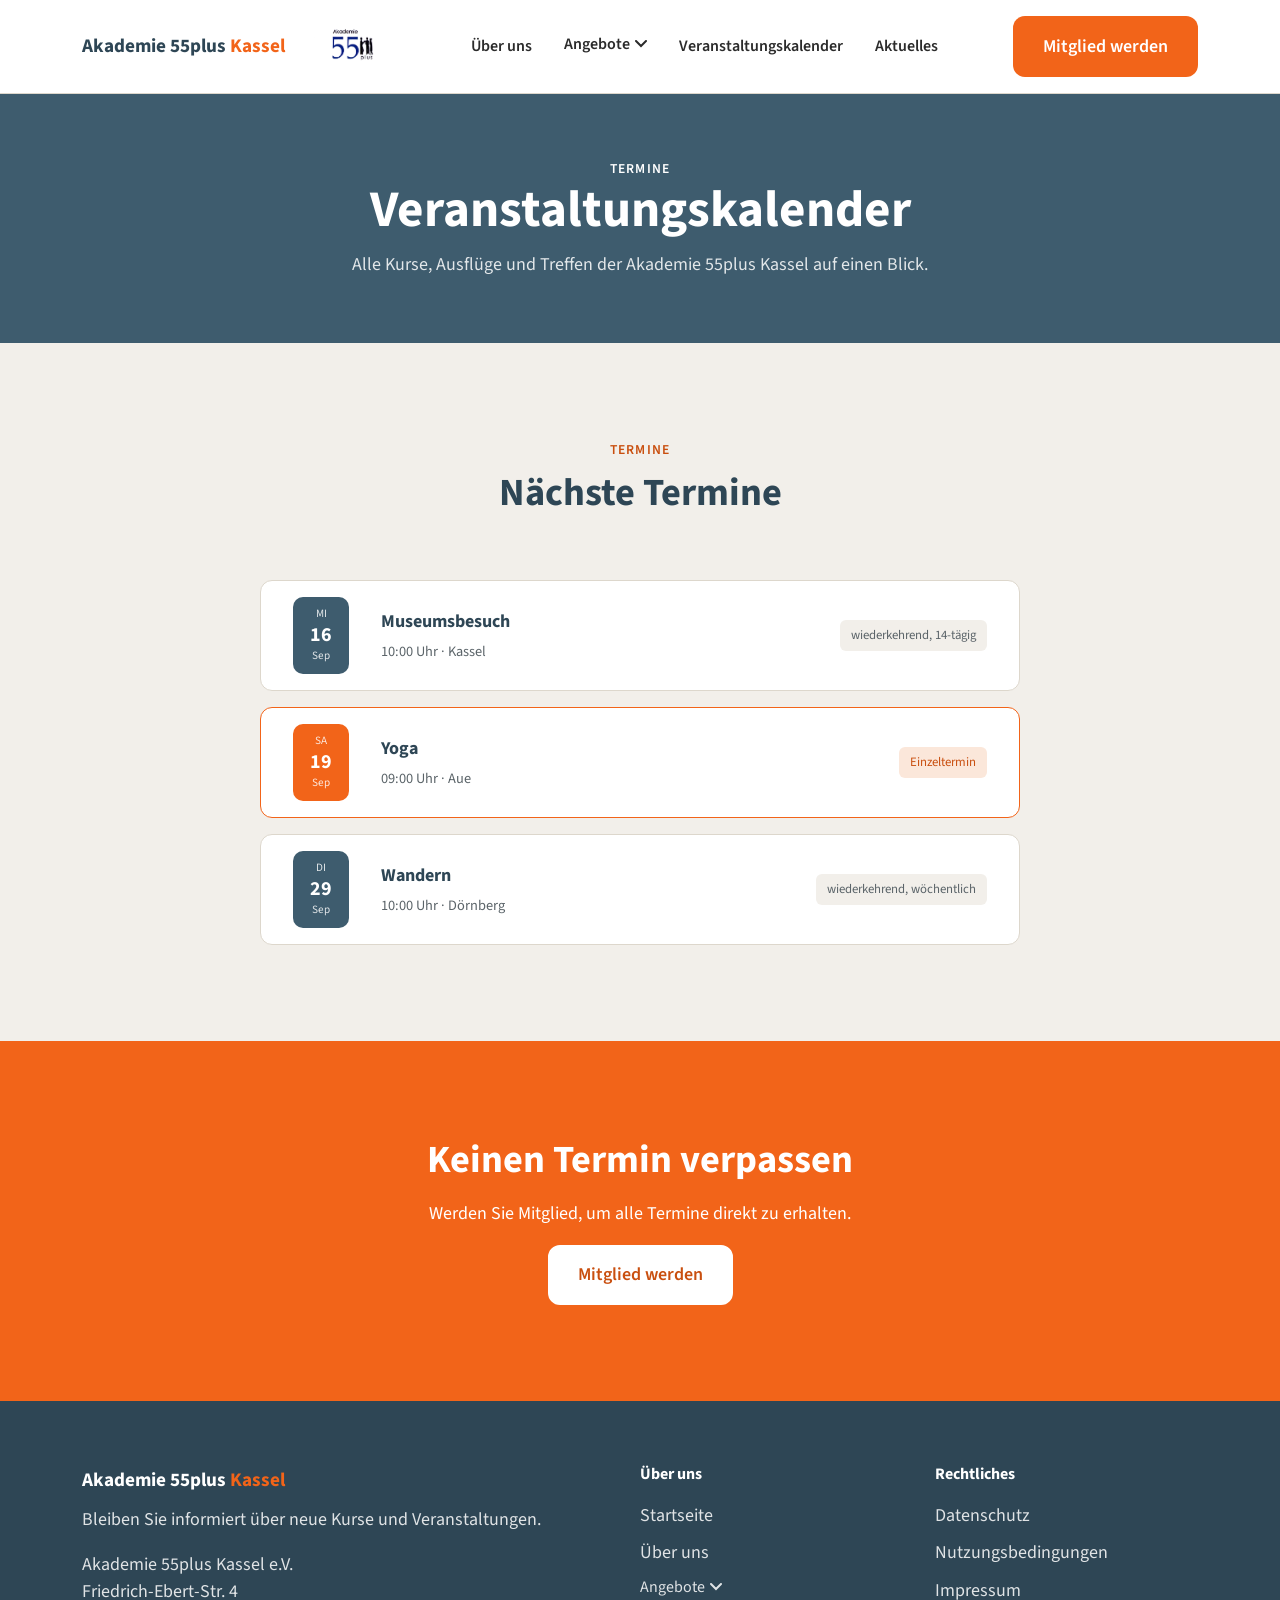
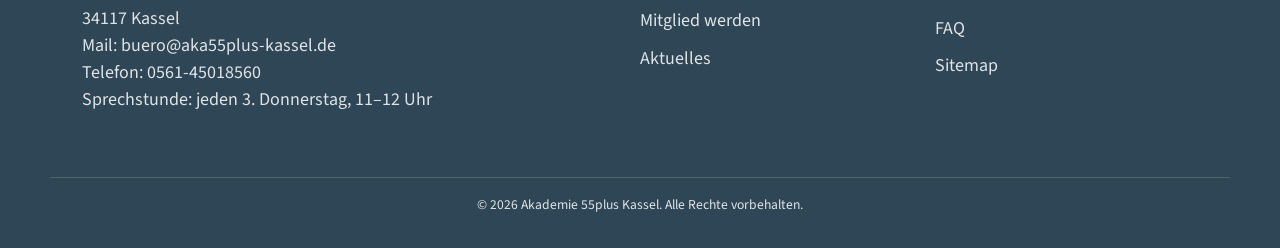
<file: veranstaltungskalender.html>
<!DOCTYPE html>
<html lang="de">
<head>
  <meta charset="UTF-8">
  <meta name="viewport" content="width=device-width, initial-scale=1.0">
  <title>Veranstaltungskalender – Akademie 55plus Kassel</title>
  <meta name="description" content="Alle Termine der Akademie 55plus Kassel: Kurse, Ausflüge, Wanderungen und gesellige Treffen im Überblick.">

  <!-- Google Font: Source Sans 3 -->

  <link rel="stylesheet" href="css/style.css">
</head>
<body>

<header class="site-header">
    <div class="container header-inner">

      <div class="header-brand">
        <a href="index.html" class="logo">Akademie 55plus <span>Kassel</span></a>
        <a href="index.html" class="header-logo-img">
          <img src="images/logo.png" alt="Logo Akademie 55plus Kassel" width="454" height="197">
        </a>
      </div>

      <!-- Hauptnavigation -->
      <nav class="main-nav" aria-label="Hauptnavigation">
        <ul>
          <li><a href="ueber-uns.html">Über uns</a></li>

          <!-- Dropdown "Angebote" -->
          <li class="has-dropdown">
            <button class="dropdown-toggle" aria-expanded="false" aria-controls="angebote-menu">
              Angebote
              <svg class="chevron" width="12" height="8" viewBox="0 0 12 8" aria-hidden="true">
                <path d="M1 1l5 5 5-5" stroke="currentColor" stroke-width="2" fill="none" stroke-linecap="round"/>
              </svg>
            </button>
            <ul class="dropdown-menu" id="angebote-menu">
              <li><a href="angebote-kurse-workshops.html">Kurse und Workshops</a></li>
              <li><a href="angebote-kultur-reisen.html">Kultur und Reisen</a></li>
              <li><a href="angebote-bewegung-freizeit.html">Bewegung und Freizeit</a></li>
              <li><a href="angebote-austausch-gemeinschaft.html">Austausch und Gemeinschaft</a></li>
            </ul>
          </li>

          <li><a href="veranstaltungskalender.html">Veranstaltungskalender</a></li>
          <li><a href="aktuelles.html">Aktuelles</a></li>

          <!-- Erscheint nur im aufgeklappten Mobilmenü (siehe style.css, Media Query 768px) -->
          <li class="nav-cta-mobile">
            <a href="mitglied-werden.html" class="btn btn-primary">Mitglied werden</a>
          </li>
        </ul>
      </nav>

      <!-- Call-to-Action-Button, immer sichtbar -->
      <a href="mitglied-werden.html" class="btn btn-primary header-cta">Mitglied werden</a>

      <!-- Mobil: Burger-Menü-Button (Funktion in script.js) -->
      <button class="nav-toggle" aria-label="Menü öffnen" aria-expanded="false" aria-controls="main-nav">
        <span></span><span></span><span></span>
      </button>
    </div>
  </header>

  <main>

    <section class="page-hero">
      <div class="container">
        <p class="eyebrow">Termine</p>
        <h1>Veranstaltungskalender</h1>
        <p>Alle Kurse, Ausflüge und Treffen der Akademie 55plus Kassel auf einen Blick.</p>
      </div>
    </section>

    <section class="section">
      <div class="container">
        <div class="section-intro">
          <p class="eyebrow">Termine</p>
          <h2>Nächste Termine</h2>
        </div>

        <div class="termine-liste">

          <div class="termin-item">
            <div class="termin-datum">
              <span class="wd">MI</span>
              <span class="day">16</span>
              <span class="mon">Sep</span>
            </div>
            <div class="termin-info">
              <p class="termin-titel">Museumsbesuch</p>
              <p class="termin-meta">10:00 Uhr · Kassel</p>
            </div>
            <span class="termin-chip">wiederkehrend, 14-tägig</span>
          </div>

          <div class="termin-item termin-einzeltermin">
            <div class="termin-datum termin-datum-akzent">
              <span class="wd">SA</span>
              <span class="day">19</span>
              <span class="mon">Sep</span>
            </div>
            <div class="termin-info">
              <p class="termin-titel">Yoga</p>
              <p class="termin-meta">09:00 Uhr · Aue</p>
            </div>
            <span class="termin-chip termin-chip-akzent">Einzeltermin</span>
          </div>

          <div class="termin-item">
            <div class="termin-datum">
              <span class="wd">DI</span>
              <span class="day">29</span>
              <span class="mon">Sep</span>
            </div>
            <div class="termin-info">
              <p class="termin-titel">Wandern</p>
              <p class="termin-meta">10:00 Uhr · Dörnberg</p>
            </div>
            <span class="termin-chip">wiederkehrend, wöchentlich</span>
          </div>

        </div>
      </div>
    </section>

    <section class="section cta-band">
      <div class="container cta-inner">
        <h2>Keinen Termin verpassen</h2>
        <p>Werden Sie Mitglied, um alle Termine direkt zu erhalten.</p>
        <div class="button-group">
          <a href="mitglied-werden.html" class="btn btn-primary">Mitglied werden</a>
        </div>
      </div>
    </section>

  </main>

<footer class="site-footer">
    <div class="container footer-grid">

      <div class="footer-brand">
        <p class="logo logo-footer">Akademie 55plus <span>Kassel</span></p>
        <p>Bleiben Sie informiert über neue Kurse und Veranstaltungen.</p>
        <address class="footer-contact">
          <a href="https://aka55plus-kassel.de/wer-sind-wir/mitgliedschaft.html">Akademie 55plus Kassel e.V.</a><br>
          Friedrich-Ebert-Str. 4<br>
          34117 Kassel<br>
          Mail: <a href="mailto:buero@aka55plus-kassel.de">buero@aka55plus-kassel.de</a><br>
          Telefon: 0561-45018560<br>
          Sprechstunde: jeden 3. Donnerstag, 11–12 Uhr
        </address>
      </div>

      <div class="footer-col">
        <h4>Über uns</h4>
        <ul>
          <li><a href="index.html">Startseite</a></li>
          <li><a href="ueber-uns.html">Über uns</a></li>

          <li class="has-dropdown">
            <button class="dropdown-toggle" aria-expanded="false" aria-controls="footer-angebote-menu">
              Angebote
              <svg class="chevron" width="12" height="8" viewBox="0 0 12 8" aria-hidden="true">
                <path d="M1 1l5 5 5-5" stroke="currentColor" stroke-width="2" fill="none" stroke-linecap="round"/>
              </svg>
            </button>
            <ul class="dropdown-menu" id="footer-angebote-menu">
              <li><a href="angebote-kurse-workshops.html">Kurse und Workshops</a></li>
              <li><a href="angebote-kultur-reisen.html">Kultur und Reisen</a></li>
              <li><a href="angebote-bewegung-freizeit.html">Bewegung und Freizeit</a></li>
              <li><a href="angebote-austausch-gemeinschaft.html">Austausch und Gemeinschaft</a></li>
            </ul>
          </li>

          <li><a href="mitglied-werden.html">Mitglied werden</a></li>
          <li><a href="aktuelles.html">Aktuelles</a></li>
        </ul>
      </div>

      <div class="footer-col">
        <h4>Rechtliches</h4>
        <ul>
          <li><a href="datenschutz.html">Datenschutz</a></li>
          <li><a href="nutzungsbedingungen.html">Nutzungsbedingungen</a></li>
          <li><a href="impressum.html">Impressum</a></li>
          <li><a href="faq.html">FAQ</a></li>
          <li><a href="sitemap.html">Sitemap</a></li>
        </ul>
      </div>

    </div>

    <div class="container footer-bottom">
      <p>© 2026 Akademie 55plus Kassel. Alle Rechte vorbehalten.</p>
    </div>
  </footer>

  <script src="js/script.js"></script>
</body>
</html>
</file>
<file: css/style.css>
/* ==========================================================
   SCHRIFTART LOKAL EINGEBUNDEN (statt von Google-Servern)
========================================================== */
@font-face {
  font-family: 'Source Sans 3';
  font-style: normal;
  font-weight: 400;
  font-display: swap;
  src: url('../fonts/source-sans-3-latin-400-normal.woff2') format('woff2'),
       url('../fonts/source-sans-3-latin-400-normal.woff') format('woff');
}
@font-face {
  font-family: 'Source Sans 3';
  font-style: normal;
  font-weight: 600;
  font-display: swap;
  src: url('../fonts/source-sans-3-latin-600-normal.woff2') format('woff2'),
       url('../fonts/source-sans-3-latin-600-normal.woff') format('woff');
}
@font-face {
  font-family: 'Source Sans 3';
  font-style: normal;
  font-weight: 700;
  font-display: swap;
  src: url('../fonts/source-sans-3-latin-700-normal.woff2') format('woff2'),
       url('../fonts/source-sans-3-latin-700-normal.woff') format('woff');
}

/* ==========================================================
   DESIGN TOKENS
   Alle Farben, Schriften und Abstände zentral als CSS-Variablen.
   Ändere hier EINEN Wert, um ihn überall auf der Seite anzupassen.
========================================================== */
:root {
  /* Farbpalette "Kasseler Blau" (Option B) */
  --color-primary: #3E5C6E;      /* Taubenblau – Header, Überschriften, Buttons */
  --color-primary-dark: #2E4655; /* dunklere Variante für Hover-Zustände */
  --color-bg: #F2EFEA;           /* warmes Hellgrau-Beige – Seitenhintergrund */
  --color-surface: #FFFFFF;      /* Weiß – Karten und Content-Flächen */
  --color-accent: #f26419;       /* Orange – Call-to-Action-Buttons */
  --color-accent-dark: #c94f0f;  /* dunklere Variante für Hover */
  --color-text: #2B2B2B;         /* Anthrazit – Fließtext */
  --color-text-muted: #5B6469;   /* für sekundären Text */
  --color-border: #DDD7CC;

  /* Typografie */
  --font-base: 'Source Sans 3', system-ui, sans-serif;
  --font-size-base: 18px;        /* bewusst größer als Standard-16px, gut lesbar für 55+ */
  --line-height-base: 1.65;

  /* Abstände */
  --space-xs: 0.5rem;
  --space-sm: 1rem;
  --space-md: 2rem;
  --space-lg: 4rem;
  --space-xl: 6rem;

  /* Sonstiges */
  --radius: 12px;
  --max-width: 1180px;
  --transition: 0.2s ease;
}

/* ==========================================================
   RESET & GRUNDEINSTELLUNGEN
========================================================== */
*, *::before, *::after { box-sizing: border-box; }

html { scroll-behavior: smooth; }

body {
  margin: 0;
  font-family: var(--font-base);
  font-size: var(--font-size-base);
  line-height: var(--line-height-base);
  color: var(--color-text);
  background: var(--color-bg);
}

h1, h2, h3, h4 {
  font-family: var(--font-base);
  font-weight: 700;
  line-height: 1.2;
  margin: 0 0 var(--space-sm);
  color: var(--color-primary-dark);
}

h1 { font-size: clamp(2rem, 4vw, 3.2rem); }
h2 { font-size: clamp(1.6rem, 3vw, 2.4rem); }
h3 { font-size: 1.3rem; }

p { margin: 0 0 var(--space-sm); }

a { color: var(--color-primary); text-decoration: none; }
a:hover { color: var(--color-accent); }

img { max-width: 100%; display: block; }

/* Sichtbarer Tastatur-Fokus für Barrierefreiheit */
a:focus-visible,
button:focus-visible,
input:focus-visible,
summary:focus-visible {
  outline: 3px solid var(--color-accent);
  outline-offset: 2px;
}

.visually-hidden {
  position: absolute;
  width: 1px; height: 1px;
  overflow: hidden;
  clip: rect(0 0 0 0);
  white-space: nowrap;
}

.container {
  max-width: var(--max-width);
  margin: 0 auto;
  padding: 0 var(--space-md);
}

.section { padding: var(--space-xl) 0; }

.section-intro {
  text-align: center;
  max-width: 640px;
  margin: 0 auto var(--space-lg);
}

.eyebrow {
  text-transform: uppercase;
  letter-spacing: 0.08em;
  font-weight: 600;
  font-size: 0.85rem;
  color: var(--color-accent-dark);
  margin-bottom: var(--space-xs);
}

/* ==========================================================
   BUTTONS
========================================================== */
.btn {
  display: inline-block;
  padding: 0.85rem 1.75rem;
  border-radius: var(--radius);
  font-weight: 600;
  border: 2px solid transparent;
  transition: background var(--transition), color var(--transition), border-color var(--transition);
  cursor: pointer;
}

.btn-primary {
  background: var(--color-accent);
  color: var(--color-surface);
}
.btn-primary:hover { background: var(--color-accent-dark); color: var(--color-surface); }

.btn-secondary {
  background: var(--color-primary);
  color: var(--color-surface);
  border-color: var(--color-accent);
}
.btn-secondary:hover { background: var(--color-primary-dark); color: var(--color-surface); border-color: var(--color-accent); }

.btn-outline {
  background: transparent;
  color: var(--color-primary);
  border-color: var(--color-primary);
}
.btn-outline:hover {
  background: var(--color-primary);
  color: var(--color-surface);
}

.btn-outline-light {
  background: transparent;
  color: var(--color-surface);
  border-color: var(--color-surface);
}
.btn-outline-light:hover {
  background: var(--color-surface);
  color: var(--color-primary-dark);
}

.button-group {
  display: flex;
  gap: var(--space-sm);
  flex-wrap: wrap;
}

/* ==========================================================
   HEADER / NAVIGATION
========================================================== */
.site-header {
  position: sticky;
  top: 0;
  z-index: 50;
  background: var(--color-surface);
  border-bottom: 1px solid var(--color-border);
}

.header-inner {
  display: flex;
  align-items: center;
  justify-content: space-between;
  padding-top: var(--space-sm);
  padding-bottom: var(--space-sm);
  gap: var(--space-md);
}

.logo {
  font-weight: 700;
  font-size: 1.2rem;
  color: var(--color-primary-dark);
  white-space: nowrap;
}
.logo span { color: var(--color-accent); }

.header-brand { display: flex; align-items: center; gap: 0.9rem; }
.header-logo-img { display: flex; align-items: center; flex-shrink: 0; }
.header-logo-img img { height: 42px; width: auto; display: block; }

.main-nav ul {
  display: flex;
  gap: var(--space-md);
  list-style: none;
  margin: 0;
  padding: 0;
}

.main-nav a,
.dropdown-toggle {
  font-weight: 600;
  color: var(--color-text);
  background: none;
  border: none;
  font-family: inherit;
  font-size: 1rem;
  display: flex;
  align-items: center;
  gap: 0.3rem;
  cursor: pointer;
  padding: 0.5rem 0;
}
.main-nav a:hover,
.dropdown-toggle:hover { color: var(--color-accent); }

/* Dropdown "Angebote" */
.has-dropdown { position: relative; }

.main-nav .dropdown-menu,
.footer-col .dropdown-menu {
  list-style: none;
  margin: 0;
  padding: var(--space-xs) 0;
  position: absolute;
  top: 100%;
  left: 0;
  min-width: 220px;
  background: var(--color-surface);
  border: 1px solid var(--color-border);
  border-radius: var(--radius);
  box-shadow: 0 8px 24px rgba(0,0,0,0.08);

  /* Wichtig: Selector ist bewusst zweigliedrig (Elternklasse + .dropdown-menu),
     damit er spezifischer ist als z.B. ".main-nav ul" oben und dessen
     "display: flex" sicher überschreibt. Nur mit ".dropdown-menu" allein
     hätte die allgemeinere Regel gewonnen und das Menü wäre immer offen geblieben. */
  display: none;
}

.main-nav .dropdown-menu.open,
.footer-col .dropdown-menu.open { display: block; }

.dropdown-menu li a {
  display: block;
  padding: 0.6rem 1rem;
}
.dropdown-menu li a:hover { background: var(--color-bg); }

.chevron { transition: transform var(--transition); }
.dropdown-toggle[aria-expanded="true"] .chevron { transform: rotate(180deg); }

.header-cta { flex-shrink: 0; }
.nav-cta-mobile { display: none; } /* nur im Mobilmenü sichtbar, siehe Media Query 768px */

/* Mobiler Menü-Button (Burger-Icon) */
.nav-toggle {
  display: none;
  flex-direction: column;
  gap: 5px;
  background: none;
  border: none;
  cursor: pointer;
  padding: 0.5rem;
}
.nav-toggle span {
  width: 24px;
  height: 2px;
  background: var(--color-primary-dark);
}

/* ==========================================================
   HERO
========================================================== */
.hero {
  /* Foto + halbtransparenter, dunkler Farbverlauf darüber – damit die
     weiße Schrift auf jedem Hintergrundfoto gut lesbar bleibt. Farbe
     nutzt bewusst --color-primary-dark, passend zur restlichen Palette. */
  background:
    linear-gradient(rgba(46, 70, 85, 0.72), rgba(46, 70, 85, 0.72)),
    url("../images/hero-bg.jpg") center / cover no-repeat;
  /* "fixed" hält das Bild an Ort und Stelle, während der Inhalt darüber
     wegscrollt — der klassische Parallax-Effekt: die Schrift scrollt
     nach oben weg, das Bild bleibt sichtbar stehen. */
  background-attachment: fixed;
  color: var(--color-surface);
  min-height: 85vh;
  display: flex;
  align-items: center;
  text-align: center;
}
.hero h1 { color: var(--color-surface); }
.hero-text {
  max-width: 640px;
  margin: 0 auto var(--space-md);
  font-size: 1.15rem;
}
.hero-inner { display: flex; flex-direction: column; align-items: center; }
.hero .button-group { justify-content: center; }

/* ==========================================================
   ZWEISPALTIGE BEREICHE ("Wer wir sind")
========================================================== */
.two-col {
  display: grid;
  grid-template-columns: 1fr 1fr;
  gap: var(--space-lg);
  align-items: center;
}

.image-placeholder {
  background: var(--color-border);
  border-radius: var(--radius);
  aspect-ratio: 4 / 3;
  width: 100%;
  overflow: hidden;
}
.image-placeholder img { width: 100%; height: 100%; object-fit: cover; display: block; }
/* Für Bilder, die komplett (unbeschnitten) gezeigt werden sollen statt zugeschnitten */
.image-placeholder img.img-contain { object-fit: contain; background: var(--color-bg); }

/* ==========================================================
   FEATURE-LISTE ("Was Sie erwartet")
   Alle vier Punkte sind dauerhaft sichtbar (kein Klick nötig) –
   nummerierte Badge links, Titel + Text rechts. Eine dünne
   Trennlinie zwischen den Punkten schafft Struktur, auch wenn
   die Texte unterschiedlich lang sind.
========================================================== */
.feature-list {
  max-width: 820px;
  margin: 0 auto;
}

.feature-item {
  display: grid;
  grid-template-columns: 72px 1fr;
  gap: var(--space-md);
  padding: var(--space-md) 0;
  border-bottom: 1px solid var(--color-border);
}
.feature-item:first-child { border-top: 1px solid var(--color-border); }

.feature-badge {
  width: 56px;
  height: 56px;
  border-radius: 50%;
  border:solid 2px var(--color-primary);
  background: white;
  color: var(--color-primary);
  display: flex;
  align-items: center;
  justify-content: center;
  font-weight: 700;
  font-size: 1.1rem;
  flex-shrink: 0;
}

.feature-body h3 { margin-bottom: 0.4rem; }
.feature-body p { color: var(--color-text-muted); margin-bottom: 0; }


/* ==========================================================
   KARTEN-RASTER ("Unsere Aktivitäten" / Testimonials)
========================================================== */
.card-grid {
  display: grid;
  grid-template-columns: repeat(4, 1fr);
  gap: var(--space-sm);
}
.card-grid.three-col { grid-template-columns: repeat(3, 1fr); }

.card {
  background: var(--color-surface);
  color: var(--color-text);
  border-radius: var(--radius);
  overflow: hidden;
  display: flex;
  flex-direction: column;
  transition: transform var(--transition), box-shadow var(--transition);
  border: 1px solid var(--color-border);
}
.card:hover {
  transform: translateY(-4px);
  box-shadow: 0 12px 28px rgba(0,0,0,0.08);
  color: var(--color-text);
}

.card-body { padding: var(--space-md); display: flex; flex-direction: column; gap: 0.4rem; flex: 1; }

.card-label {
  font-size: 0.8rem;
  text-transform: uppercase;
  letter-spacing: 0.05em;
  color: var(--color-text-muted);
  margin-bottom: 0.2rem;
}

.card h3 { color: var(--color-primary-dark); font-size: 1.4rem; margin-bottom: 0.2rem; }
.card p { color: var(--color-text-muted); }

.card-link {
  font-weight: 700;
  color: var(--color-accent);
  margin-top: auto;
}
.card:hover .card-link { color: var(--color-accent-dark); }

/* Bildplatzhalter am unteren Rand jeder Karte – hier setzt der Verein
   später ein echtes Foto der jeweiligen Aktivität ein */
.card-image-placeholder {
  background: var(--color-bg);
  border-top: 1px solid var(--color-border);
  aspect-ratio: 4 / 3;
  display: flex;
  align-items: center;
  justify-content: center;
}
.card-image-placeholder svg { width: 40px; height: 40px; color: var(--color-text-muted); opacity: 0.5; }
.card-image-placeholder img { width: 100%; height: 100%; object-fit: cover; display: block; }

/* Großer, mittiger Bildplatzhalter (z.B. unter dem CTA-Band) */
.image-placeholder-large {
  background: var(--color-border);
  border-radius: var(--radius);
  aspect-ratio: 21 / 9;
  max-width: 960px;
  margin: 0 auto;
  display: flex;
  align-items: center;
  justify-content: center;
}
.image-placeholder-large svg { width: 56px; height: 56px; color: var(--color-text-muted); opacity: 0.5; }
.image-placeholder-large img { width: 100%; height: 100%; object-fit: cover; display: block; border-radius: var(--radius); }

/* ==========================================================
   "ABLAUF" — Drei-Schritte-Raster
========================================================== */
.steps-grid {
  display: grid;
  grid-template-columns: repeat(3, 1fr);
  gap: var(--space-md);
}

.step {
  background: var(--color-surface);
  border: 1px solid var(--color-border);
  border-radius: var(--radius);
  padding: var(--space-md);
}

.step-label {
  color: var(--color-accent);
  font-weight: 600;
  font-size: 0.85rem;
  text-transform: uppercase;
  letter-spacing: 0.05em;
}

/* ==========================================================
   TESTIMONIALS
========================================================== */
.testimonial {
  background: var(--color-surface);
  border: 1px solid var(--color-border);
  border-radius: var(--radius);
  padding: var(--space-md);
  margin: 0;
}
.testimonial .stars { color: var(--color-accent); letter-spacing: 2px; }
.testimonial footer { margin-top: var(--space-sm); color: var(--color-text-muted); font-size: 0.9rem; }

/* ==========================================================
   ABSCHLUSS-CTA-BAND
========================================================== */
.cta-band {
  background: var(--color-accent);
  color: var(--color-surface);
  text-align: center;
}
.cta-band h2 { color: var(--color-surface); }

/* Beide Buttons im CTA-Band einheitlich und mit klarem Kontrast zum
   orangen Hintergrund darstellen (statt eines orangen Buttons auf
   orangem Grund, das kaum zu erkennen war) */
.cta-band .btn-primary,
.cta-band .btn-outline-light {
  background: var(--color-surface);
  color: var(--color-accent-dark);
  border-color: var(--color-surface);
}
.cta-band .btn-primary:hover,
.cta-band .btn-outline-light:hover {
  background: var(--color-primary-dark);
  color: var(--color-surface);
  border-color: var(--color-primary-dark);
}
.cta-inner { max-width: 640px; margin: 0 auto; }
.cta-inner .button-group { justify-content: center; }

/* ==========================================================
   NEWSLETTER
========================================================== */
.newsletter { padding: var(--space-lg) 0; text-align: center; }
.newsletter-inner { max-width: 520px; margin: 0 auto; }
.newsletter-form {
  display: flex;
  gap: var(--space-xs);
  margin: var(--space-sm) 0;
}
.newsletter-form input {
  flex: 1;
  padding: 0.75rem 1rem;
  border: 1px solid var(--color-border);
  border-radius: var(--radius);
  font-family: inherit;
  font-size: 1rem;
}
.fine-print { font-size: 0.85rem; color: var(--color-text-muted); }

/* ==========================================================
   FOOTER
========================================================== */
.site-footer {
  background: var(--color-primary-dark);
  color: rgba(255,255,255,0.85);
  padding-top: var(--space-lg);
}

.footer-grid {
  display: grid;
  grid-template-columns: 2fr 1fr 1fr;
  gap: var(--space-md);
  padding-bottom: var(--space-lg);
}

.footer-brand .logo-footer { color: var(--color-surface); margin-bottom: var(--space-xs); }

.footer-contact {
  font-style: normal;
  margin-top: var(--space-sm);
  line-height: 1.5;
}
.footer-contact a { color: rgba(255,255,255,0.85); }
.footer-contact a:hover { color: var(--color-surface); }

.footer-col h4 {
  color: var(--color-surface);
  font-size: 1rem;
  margin-bottom: var(--space-sm);
}

/* Footer-Dropdown "Angebote" — gleiche Funktion wie im Header, nur
   an die dunkle Footer-Farbe angepasst */
.footer-col .dropdown-toggle {
  color: rgba(255,255,255,0.85);
  padding: 0;
  font-weight: 400;
}
.footer-col .dropdown-toggle:hover { color: var(--color-surface); }
.footer-col .has-dropdown { margin-bottom: 0.5rem; }
.footer-col .dropdown-menu a { color: var(--color-primary); }
.footer-col .dropdown-menu a:hover { color: var(--color-accent); }

.footer-col ul { list-style: none; margin: 0; padding: 0; }
.footer-col li { margin-bottom: 0.5rem; }
.footer-col a { color: rgba(255,255,255,0.85); }
.footer-col a:hover { color: var(--color-surface); }

.footer-bottom {
  border-top: 1px solid rgba(255,255,255,0.15);
  padding: var(--space-sm) 0;
  font-size: 0.85rem;
  text-align: center;
}

/* ==========================================================
   VORTEILE — Zickzack-Layout (Text/Bild abwechselnd)
   Jeder Punkt ist eine eigene Zeile statt einer Karten-Reihe mit
   erzwungen gleicher Höhe — so entsteht kein Leerraum mehr bei
   unterschiedlich langen Texten.
========================================================== */
.vorteile-row {
  display: grid;
  grid-template-columns: 1fr 1fr;
  gap: var(--space-lg);
  align-items: center;
  margin-bottom: var(--space-lg);
}
.vorteile-row:last-child { margin-bottom: 0; }

/* reverse = Bild links, Text rechts */
.vorteile-row.reverse .vorteile-image { order: 1; }
.vorteile-row.reverse .vorteile-text { order: 2; }

/* Bilder bewusst kleiner als die volle Spaltenbreite, wirkt dezenter */
.vorteile-image .image-placeholder { max-width: 320px; margin: 0 auto; }

/* Scroll-Reveal: Start-Zustand (unsichtbar, seitlich versetzt) */
.vorteile-row {
  opacity: 0;
  transform: translateX(-40px);
  transition: opacity 0.7s ease, transform 0.7s ease;
}
.vorteile-row.reverse { transform: translateX(40px); }
.vorteile-row.in-view { opacity: 1; transform: translateX(0); }

@media (prefers-reduced-motion: reduce) {
  .vorteile-row { opacity: 1; transform: none; transition: none; }
}

/* ==========================================================
   UNTERSEITEN-KOMPONENTEN
   Diese Klassen werden auf allen Unterseiten (Über uns, die 4
   Angebote-Seiten, Veranstaltungskalender, Mitglied werden)
   verwendet, damit sie optisch zur Startseite passen.
========================================================== */

/* Kleiner Seiten-Header statt des großen Hero-Bereichs der Startseite */
.page-hero {
  background: var(--color-primary);
  color: var(--color-surface);
  padding: var(--space-lg) 0;
  text-align: center;
}
.page-hero h1 { color: var(--color-surface); margin-bottom: var(--space-xs); }
.page-hero p { color: rgba(255,255,255,0.85); max-width: 640px; margin: 0 auto; }
.page-hero .eyebrow { color: #ffffff; } /* helleres Orange, gut lesbar auf dem blauen Hintergrund */

/* Fließtext-Container für einfache Textseiten (z.B. Über uns) */
.prose { max-width: 760px; margin: 0 auto; }
.prose p { color: var(--color-text-muted); }

/* Schmalere Variante: gleiche Breite wie eine Spalte in .two-col,
   damit z.B. "An wen wenden wir uns?" optisch zur "Über Aka 55"-Spalte passt */
.prose-narrow {
  max-width: calc((var(--max-width) - 2 * var(--space-md) - var(--space-lg)) / 2);
  margin: 0 auto;
}
.prose-narrow p { color: var(--color-text-muted); }

/* Zwei gleich breite Text-Spalten nebeneinander (z.B. "An wen wenden
   wir uns?" + "Von Älteren für Ältere" auf der Über-uns-Seite) */
.prose-two-col {
  display: grid;
  grid-template-columns: 1fr 1fr;
  gap: var(--space-lg);
  align-items: start;
}
.prose-two-col p { color: var(--color-text-muted); }

/* Liste von Aktivitäten/Kursen mit Titel, Meta-Infos (Zeit/Kontakt) und Beschreibung.
   Bewusst dieselbe "immer sichtbar, kein Klick nötig"-Logik wie bei den Vorteilen. */
.activity-list { max-width: 820px; margin: 0 auto; }

.activity-entry {
  display: flex;
  gap: var(--space-md);
  padding: var(--space-md) 0;
  border-bottom: 1px solid var(--color-border);
  align-items: flex-start;
}
.activity-entry:first-child { border-top: 1px solid var(--color-border); }
.activity-entry-content { flex: 1; min-width: 0; }

/* Bild-Miniatur pro Kurs/Aktivität – nicht jeder Kurs hat schon ein Foto,
   daher ist dieser Block optional (Klasse "has-image" auf dem Eltern-Element) */
.activity-entry-image {
  width: 160px;
  flex-shrink: 0;
  aspect-ratio: 4 / 3;
  border-radius: var(--radius);
  background: var(--color-bg);
  border: 1px solid var(--color-border);
  display: flex;
  align-items: center;
  justify-content: center;
  overflow: hidden;
}
.activity-entry-image img { width: 100%; height: 100%; object-fit: cover; }
.activity-entry-image img.img-contain { object-fit: contain; background: var(--color-bg); }

/* Für Hochkant-Fotos (z.B. Doppelkopf): höherer statt breiterer Rahmen,
   damit das Bild bei object-fit:contain nicht auf einen schmalen Streifen
   zusammenschrumpft. */
.activity-entry-image.is-portrait { aspect-ratio: 3 / 4; }
.activity-entry-image svg { width: 28px; height: 28px; color: var(--color-text-muted); opacity: 0.5; }

.activity-entry h3 { margin-bottom: 0.4rem; }

.activity-meta {
  display: flex;
  flex-wrap: wrap;
  gap: var(--space-sm);
  margin-bottom: 0.6rem;
  font-size: 0.9rem;
  color: var(--color-accent-dark);
  font-weight: 600;
}
.activity-meta span { display: inline-flex; align-items: center; gap: 0.3rem; }
.activity-meta svg { width: 15px; height: 15px; flex-shrink: 0; }

.activity-entry p { color: var(--color-text-muted); margin-bottom: 0; }
.activity-entry .contact { color: var(--color-text-muted); font-size: 0.9rem; margin-top: 0.4rem; }

/* Formulare (Mitglied werden, Veranstaltungskalender-Filter etc.) */
.form-grid {
  display: grid;
  grid-template-columns: 1fr 1fr;
  gap: var(--space-sm) var(--space-md);
  max-width: 720px;
  margin: 0 auto;
}
.form-grid .full-width { grid-column: 1 / -1; }

.form-field { display: flex; flex-direction: column; gap: 0.4rem; text-align: left; }
.form-field label { font-weight: 600; font-size: 0.95rem; }
.form-field input,
.form-field select,
.form-field textarea {
  padding: 0.7rem 0.9rem;
  border: 1px solid var(--color-border);
  border-radius: var(--radius);
  font-family: inherit;
  font-size: 1rem;
  background: var(--color-surface);
}
.form-field textarea { resize: vertical; min-height: 120px; }

/* Platzhalter-Hinweisbox, z.B. auf der Veranstaltungskalender-Seite */
.notice-box {
  background: var(--color-surface);
  border: 1px dashed var(--color-border);
  border-radius: var(--radius);
  padding: var(--space-md);
  max-width: 720px;
  margin: 0 auto var(--space-lg);
  text-align: center;
  color: var(--color-text-muted);
}

/* Einfache Beispiel-Tabelle für den Kalender-Platzhalter */
.event-table { width: 100%; border-collapse: collapse; max-width: 820px; margin: 0 auto; }
.event-table th, .event-table td {
  text-align: left;
  padding: 0.75rem 1rem;
  border-bottom: 1px solid var(--color-border);
}
.event-table th { color: var(--color-primary-dark); font-size: 0.85rem; text-transform: uppercase; letter-spacing: 0.04em; }

/* ==========================================================
   TERMINE-LISTE (Veranstaltungskalender)
========================================================== */
.termine-liste { max-width: 760px; margin: 0 auto; display: flex; flex-direction: column; gap: var(--space-sm); }

.termin-item {
  display: flex;
  gap: var(--space-md);
  align-items: center;
  background: var(--color-surface);
  border: 1px solid var(--color-border);
  border-radius: var(--radius);
  padding: var(--space-sm) var(--space-md);
}
.termin-item.termin-einzeltermin { border-color: var(--color-accent); }

.termin-datum {
  width: 56px;
  flex-shrink: 0;
  text-align: center;
  border-radius: 10px;
  padding: 0.5rem 0;
  background: var(--color-primary);
  color: var(--color-surface);
}
.termin-datum-akzent { background: var(--color-accent); }
.termin-datum .wd { display: block; font-size: 0.7rem; text-transform: uppercase; opacity: 0.85; }
.termin-datum .day { display: block; font-size: 1.25rem; font-weight: 700; line-height: 1.2; }
.termin-datum .mon { display: block; font-size: 0.7rem; opacity: 0.85; }

.termin-info { flex: 1; min-width: 0; }
.termin-titel { font-weight: 700; color: var(--color-primary-dark); margin-bottom: 0.15rem; }
.termin-meta { color: var(--color-text-muted); font-size: 0.9rem; margin-bottom: 0; }

.termin-chip {
  flex-shrink: 0;
  font-size: 0.8rem;
  background: var(--color-bg);
  color: var(--color-text-muted);
  border-radius: 6px;
  padding: 0.3rem 0.7rem;
  white-space: nowrap;
}
.termin-chip-akzent { background: #FBE7DA; color: var(--color-accent-dark); }

@media (max-width: 480px) {
  .termin-item { flex-wrap: wrap; }
  .termin-chip {
    flex-basis: 100%;
    margin-top: 0.75rem;
    width: fit-content;
  }
}

/* ==========================================================
   RESPONSIVE BREAKPOINTS
   Reihenfolge: große Monitore → Tablet quer → Tablet hoch/
   großes Smartphone → kleines Smartphone
========================================================== */

/* Große Monitore (21 Zoll+, ca. 1920px Breite): etwas mehr Luft
   und eine minimal größere Basis-Schrift, damit der Inhalt nicht
   "verloren" in der Bildschirmmitte wirkt */
@media (min-width: 1600px) {
  :root {
    --max-width: 1360px;
    --font-size-base: 19px;
  }
}

/* Tablet quer / kleine Desktops */
@media (max-width: 960px) {
  .card-grid { grid-template-columns: repeat(2, 1fr); }
  .steps-grid { grid-template-columns: 1fr; }
  .footer-grid { grid-template-columns: 1fr 1fr; }
}

/* Tablet hoch / großes Smartphone: Navigation wird zum Mobilmenü */
@media (max-width: 768px) {
  .two-col { grid-template-columns: 1fr; }
  .prose-narrow { max-width: 100%; }
  .prose-two-col { grid-template-columns: 1fr; }
  .card-grid,
  .card-grid.three-col { grid-template-columns: 1fr; }
  .feature-item { grid-template-columns: 56px 1fr; gap: var(--space-sm); }
  .form-grid { grid-template-columns: 1fr; }
  .activity-entry { flex-direction: column; }
  .activity-entry-image {
    width: 50%;
    margin: 0 0 var(--space-sm) 0;
    order: -1; /* Bild erscheint zuerst, dann Überschrift/Meta/Text aus .activity-entry-content */
  }
  .vorteile-row { grid-template-columns: 1fr !important; }

  /* "fixed" ist auf Mobilgeräten unzuverlässig/ruckelig -> normales Scrollen */
  .hero { background-attachment: scroll; min-height: 60vh; }

  .main-nav {
    display: none;
    position: absolute;
    top: 100%;
    left: 0;
    right: 0;
    background: var(--color-surface);
    border-bottom: 1px solid var(--color-border);
    padding: var(--space-sm);
  }
  .main-nav.open { display: block; }
  .main-nav ul { flex-direction: column; align-items: stretch; gap: 0; }
  .main-nav .dropdown-menu { position: static; box-shadow: none; border: none; padding-left: var(--space-sm); }

  .nav-toggle { display: flex; }
  .header-cta { display: none; }
  .nav-cta-mobile { display: block; margin-top: var(--space-sm); text-align: center; }

  .footer-grid { grid-template-columns: 1fr; }
  .footer-col .dropdown-menu { position: static; box-shadow: none; border: none; padding-left: var(--space-sm); }
}

/* Kleines Smartphone (z.B. iPhone SE, ca. 375px und schmaler) */
@media (max-width: 480px) {
  :root {
    --space-lg: 2.5rem;
    --space-xl: 3.5rem;
  }
  .container { padding: 0 var(--space-sm); }
  .button-group { flex-direction: column; align-items: stretch; }
  .button-group .btn { text-align: center; }
  .newsletter-form { flex-direction: column; }
  .logo { font-size: 1rem; }
  .feature-item { grid-template-columns: 1fr; text-align: left; }
  .feature-badge { margin-bottom: var(--space-xs); }
}
</file>
